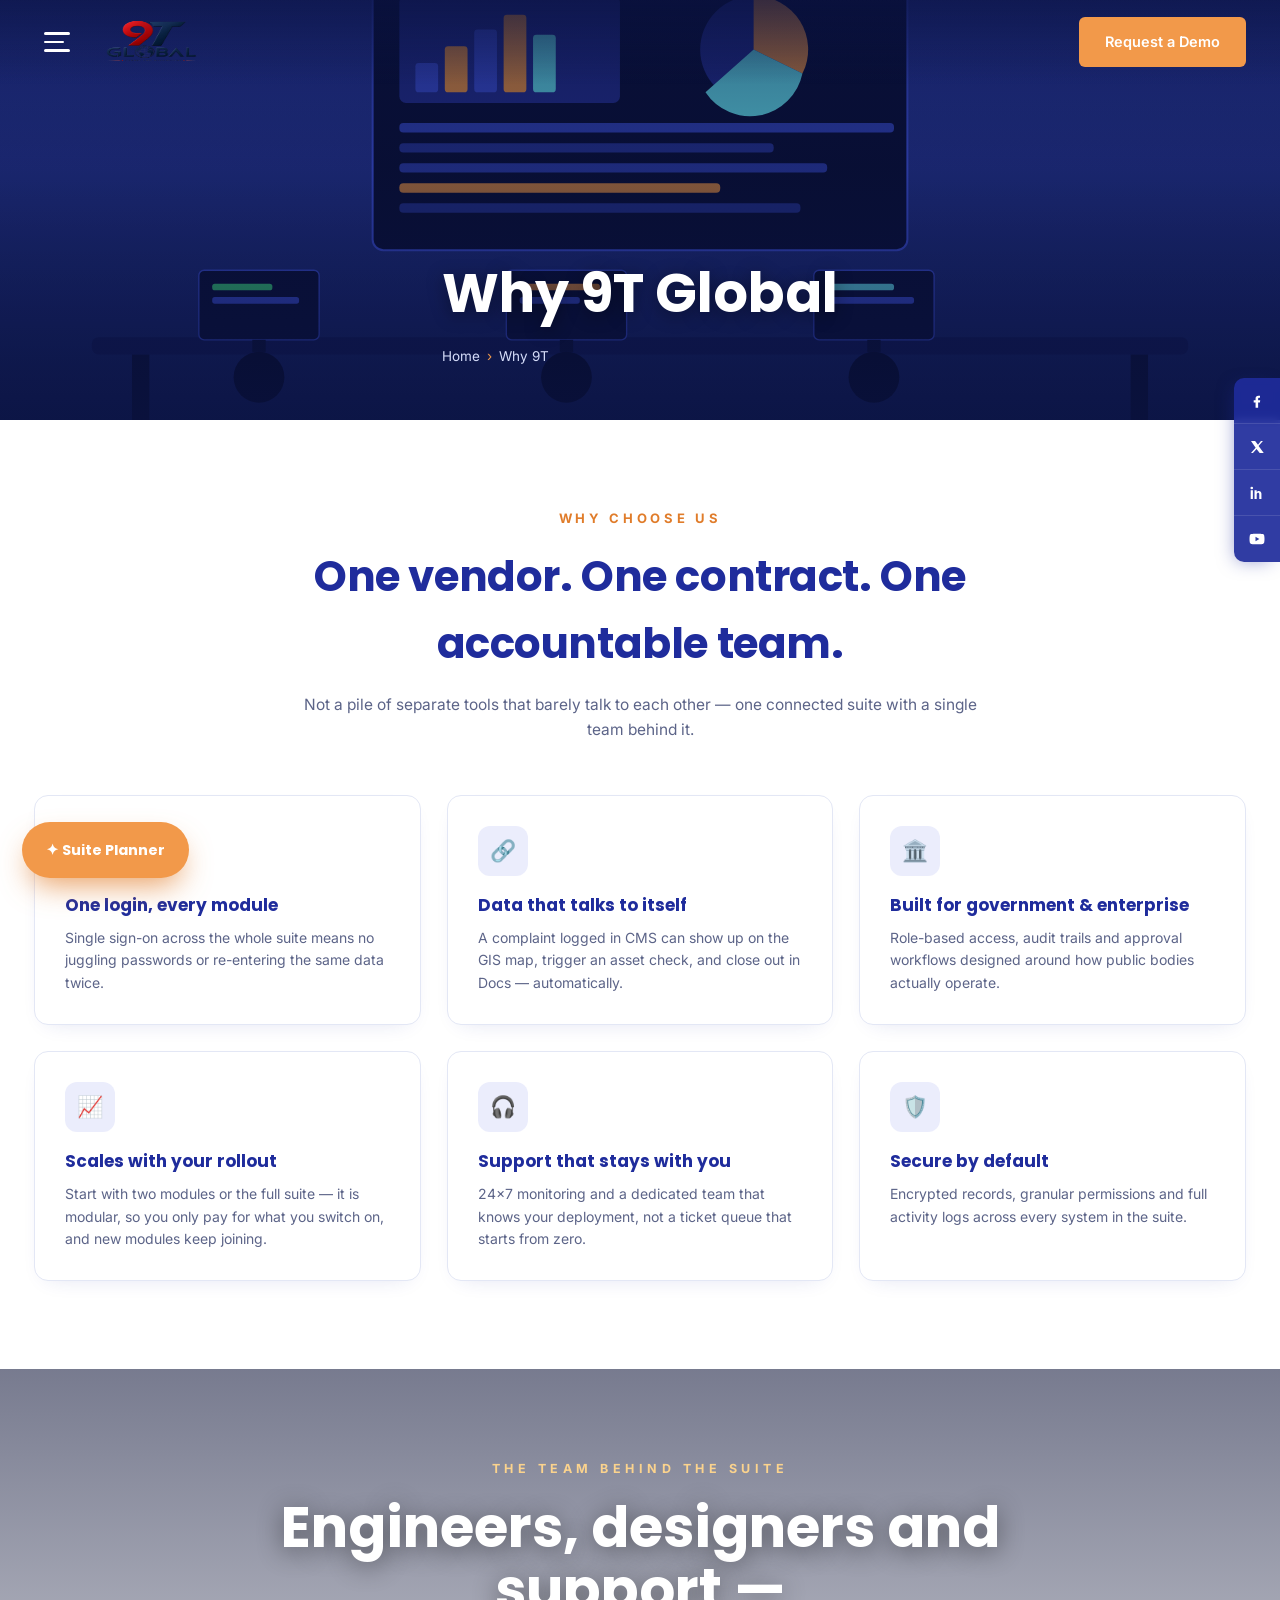
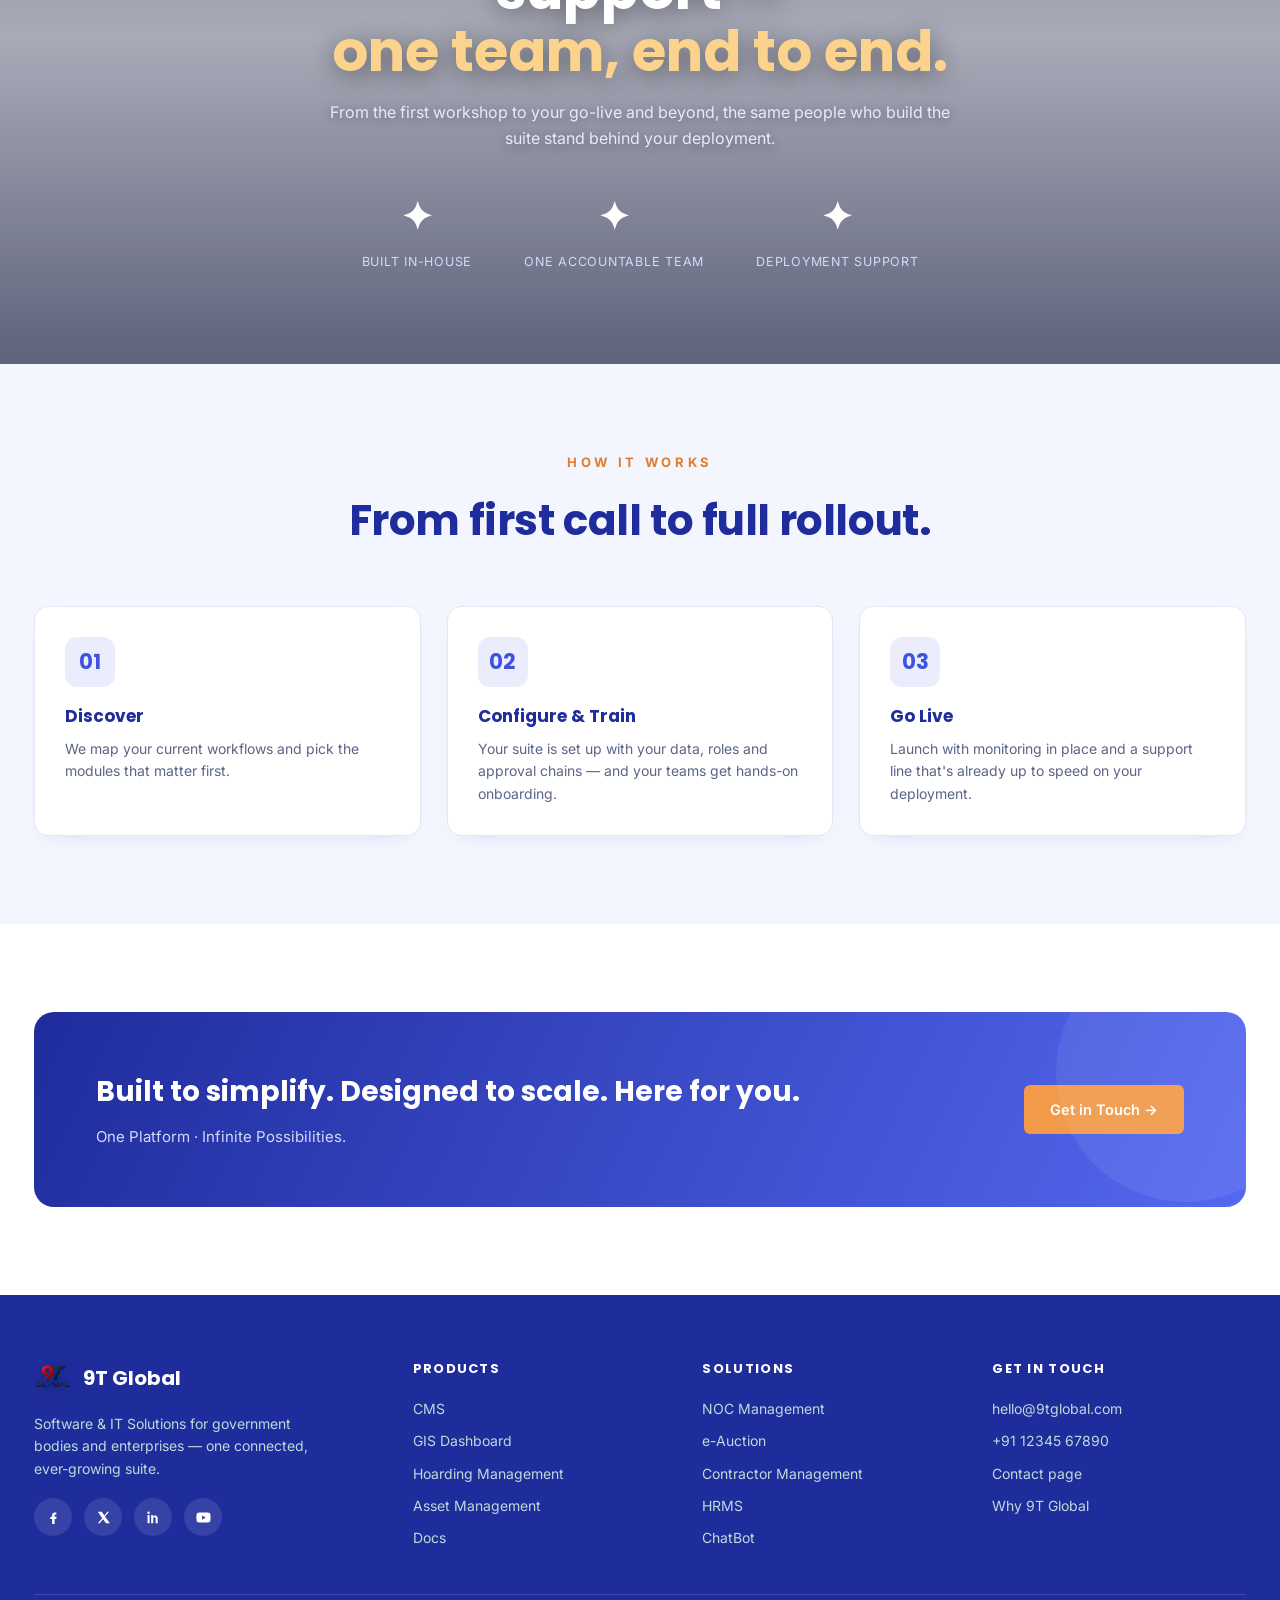
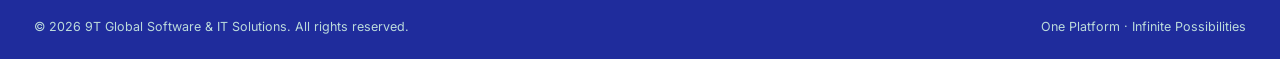
<file: about.html>
<!DOCTYPE html>
<html lang="en">
<head>
<meta charset="UTF-8">
<meta name="viewport" content="width=device-width, initial-scale=1.0">
<title>Why 9T Global — One Vendor, One Suite, One Accountable Team</title>
<meta name="description" content="Why organisations choose 9T Global: one login, connected data, government-grade workflows, modular rollout and 24×7 support.">
<link rel="preconnect" href="https://fonts.googleapis.com">
<link rel="preconnect" href="https://fonts.gstatic.com" crossorigin>
<link href="https://fonts.googleapis.com/css2?family=Poppins:wght@400;500;600;700;800&family=Inter:wght@400;500;600;700&family=JetBrains+Mono:wght@400;500;600&display=swap" rel="stylesheet">
<link rel="icon" type="image/png" href="assets/logo.png">
<link rel="stylesheet" href="css/style.css">
</head>
<body>

<!-- ============ TRANSPARENT HEADER ============ -->
<header class="site-header" id="siteHeader">
  <div class="wrap header-row">
    <div class="header-left">
      <button class="hamburger" id="hamburger" aria-label="Open menu">
        <span></span><span></span><span></span>
      </button>
     <a href="index.html" class="logo">
        <img src="assets/logo.png" alt="9T Global — Connecting Possibilities" style="height:64px;width:100px;display:block;">
      </a>
    </div>
    <div class="header-right">
      <a href="contact.html" class="btn btn-orange">Request a Demo</a>
    </div>
  </div>
</header>

<!-- ============ DRAWER MENU ============ -->
<div class="drawer-overlay" id="drawerOverlay"></div>
<aside class="drawer" id="drawer" aria-label="Main menu">
  <div class="drawer-head">
    <a href="index.html" class="logo">
      <img src="assets/logo.png" alt="9T Global logo" class="logo-img" style="width:36px;height:36px;">
      <span class="logo-text"><b>9T Global</b></span>
    </a>
    <button class="drawer-close" id="drawerClose" aria-label="Close menu">✕</button>
  </div>

  <div class="drawer-tiles">
    <a href="index.html" class="dtile"><img src="assets/tile-home.svg" alt=""><b>Home</b></a>
    <a href="products.html" class="dtile"><img src="assets/tile-products.svg" alt=""><b>Products</b></a>
    <a href="solutions.html" class="dtile"><img src="assets/tile-solutions.svg" alt=""><b>Solutions</b></a>
    <a href="about.html" class="dtile"><img src="assets/tile-why.svg" alt=""><b>Why 9T</b></a>
    <a href="contact.html" class="dtile" style="grid-column:1 / -1;"><img src="assets/tile-contact.svg" alt=""><b>Contact Us</b></a>
  </div>

  <div class="drawer-links">
    <h6>Products</h6>
    <a href="cms.html">CMS — Complaint Management</a>
    <a href="gis.html">GIS Dashboard</a>
    <a href="hoarding.html">Hoarding Management</a>
    <a href="asset.html">Asset Management</a>
    <a href="docs.html">Docs — Document Management</a>
    <h6>Solutions</h6>
    <a href="noc.html">NOC Management</a>
    <a href="auction.html">e-Auction</a>
    <a href="contractor.html">Contractor Management</a>
    <a href="hrms.html">HRMS</a>
    <a href="chatbot.html">ChatBot — AI Assistant</a>
  </div>
</aside>

<div class="page-banner">
  <img src="assets/bg-office.svg" alt="">
  <div class="wrap">
    <h1>Why 9T Global</h1>
    <div class="breadcrumb"><a href="index.html">Home</a><span>›</span>Why 9T</div>
  </div>
</div>
<section class="section" id="why">
  <div class="wrap">
    <div class="section-title">
      <span class="eyebrow">Why Choose Us</span>
      <h2>One vendor. One contract. One accountable team.</h2>
      <p>Not a pile of separate tools that barely talk to each other — one connected suite with a single team behind it.</p>
    </div>
    <div class="why-grid">
      <div class="why-card"><div class="ico">🔐</div><h4>One login, every module</h4><p>Single sign-on across the whole suite means no juggling passwords or re-entering the same data twice.</p></div>
      <div class="why-card"><div class="ico">🔗</div><h4>Data that talks to itself</h4><p>A complaint logged in CMS can show up on the GIS map, trigger an asset check, and close out in Docs — automatically.</p></div>
      <div class="why-card"><div class="ico">🏛️</div><h4>Built for government &amp; enterprise</h4><p>Role-based access, audit trails and approval workflows designed around how public bodies actually operate.</p></div>
      <div class="why-card"><div class="ico">📈</div><h4>Scales with your rollout</h4><p>Start with two modules or the full suite — it is modular, so you only pay for what you switch on, and new modules keep joining.</p></div>
      <div class="why-card"><div class="ico">🎧</div><h4>Support that stays with you</h4><p>24×7 monitoring and a dedicated team that knows your deployment, not a ticket queue that starts from zero.</p></div>
      <div class="why-card"><div class="ico">🛡️</div><h4>Secure by default</h4><p>Encrypted records, granular permissions and full activity logs across every system in the suite.</p></div>
    </div>
  </div>
</section>

<section class="immersive" style="background-image:url('assets/bg-office.svg');">
  <div class="immersive-inner">
    <span class="eyebrow">The Team Behind the Suite</span>
    <h2>Engineers, designers and support —<br><em>one team, end to end.</em></h2>
    <p>From the first workshop to your go-live and beyond, the same people who build the suite stand behind your deployment.</p>
    <div class="immersive-stats">
      <div><b>✦</b><span>Built in-house</span></div>
      <div><b>✦</b><span>One accountable team</span></div>
      <div><b>✦</b><span>Deployment support</span></div>
    </div>
  </div>
</section>

<section class="section tint" id="process">
  <div class="wrap">
    <div class="section-title">
      <span class="eyebrow">How it Works</span>
      <h2>From first call to full rollout.</h2>
    </div>
    <div class="why-grid">
      <div class="why-card"><div class="ico">01</div><h4>Discover</h4><p>We map your current workflows and pick the modules that matter first.</p></div>
      <div class="why-card"><div class="ico">02</div><h4>Configure &amp; Train</h4><p>Your suite is set up with your data, roles and approval chains — and your teams get hands-on onboarding.</p></div>
      <div class="why-card"><div class="ico">03</div><h4>Go Live</h4><p>Launch with monitoring in place and a support line that's already up to speed on your deployment.</p></div>
    </div>
  </div>
</section>

<section class="section" id="values">
  <div class="wrap">
    <div class="cta-banner">
      <div>
        <h2>Built to simplify. Designed to scale. Here for you.</h2>
        <p>One Platform · Infinite Possibilities.</p>
      </div>
      <a href="contact.html" class="btn btn-orange">Get in Touch →</a>
    </div>
  </div>
</section>

<!-- ============ FOOTER ============ -->
<footer>
  <div class="wrap">
    <div class="footer-top">
      <div>
        <a href="index.html" class="logo" style="margin-bottom:16px;">
          <img src="assets/logo.png" alt="9T Global logo" class="logo-img" style="width:38px;height:38px;">
          <span class="logo-text"><b style="color:#fff;">9T Global</b></span>
        </a>
        <p style="max-width:280px;">Software &amp; IT Solutions for government bodies and enterprises — one connected, ever-growing suite.</p>
        <div class="social-row">
          <a href="#" aria-label="Facebook"><img src="assets/ic-facebook.svg" alt=""></a>
          <a href="#" aria-label="X (Twitter)"><img src="assets/ic-x.svg" alt=""></a>
          <a href="#" aria-label="LinkedIn"><img src="assets/ic-linkedin.svg" alt=""></a>
          <a href="#" aria-label="YouTube"><img src="assets/ic-youtube.svg" alt=""></a>
        </div>
      </div>
      <div>
        <h6>Products</h6>
        <ul>
          <li><a href="cms.html">CMS</a></li>
          <li><a href="gis.html">GIS Dashboard</a></li>
          <li><a href="hoarding.html">Hoarding Management</a></li>
          <li><a href="asset.html">Asset Management</a></li>
          <li><a href="docs.html">Docs</a></li>
        </ul>
      </div>
      <div>
        <h6>Solutions</h6>
        <ul>
          <li><a href="noc.html">NOC Management</a></li>
          <li><a href="auction.html">e-Auction</a></li>
          <li><a href="contractor.html">Contractor Management</a></li>
          <li><a href="hrms.html">HRMS</a></li>
          <li><a href="chatbot.html">ChatBot</a></li>
        </ul>
      </div>
      <div>
        <h6>Get in Touch</h6>
        <ul>
          <li><a href="mailto:hello@9tglobal.com">hello@9tglobal.com</a></li>
          <li><a href="tel:+911234567890">+91 12345 67890</a></li>
          <li><a href="contact.html">Contact page</a></li>
          <li><a href="about.html">Why 9T Global</a></li>
        </ul>
      </div>
    </div>
    <div class="footer-bottom">
      <span>© <span class="js-year"></span> 9T Global Software &amp; IT Solutions. All rights reserved.</span>
      <span>One Platform · Infinite Possibilities</span>
    </div>
  </div>
</footer>

<!-- ============ FLOATING ============ -->
<div class="float-social" aria-label="Social links">
  <a href="#" aria-label="Facebook"><img src="assets/ic-facebook.svg" alt=""></a>
  <a href="#" aria-label="X (Twitter)"><img src="assets/ic-x.svg" alt=""></a>
  <a href="#" aria-label="LinkedIn"><img src="assets/ic-linkedin.svg" alt=""></a>
  <a href="#" aria-label="YouTube"><img src="assets/ic-youtube.svg" alt=""></a>
</div>

<div class="floating-panel" id="floatPanel">
  <h5>Quick Links</h5>
  <a href="contact.html">Request a Demo</a>
  <a href="products.html">Explore Products</a>
  <a href="solutions.html">Explore Solutions</a>
  <a href="mailto:hello@9tglobal.com">Email Us</a>
</div>
<div class="floating-cta">
  <button class="fab" id="fabBtn">✦ Suite Planner</button>
</div>

<script src="js/main.js"></script>
</body>
</html>
</file>
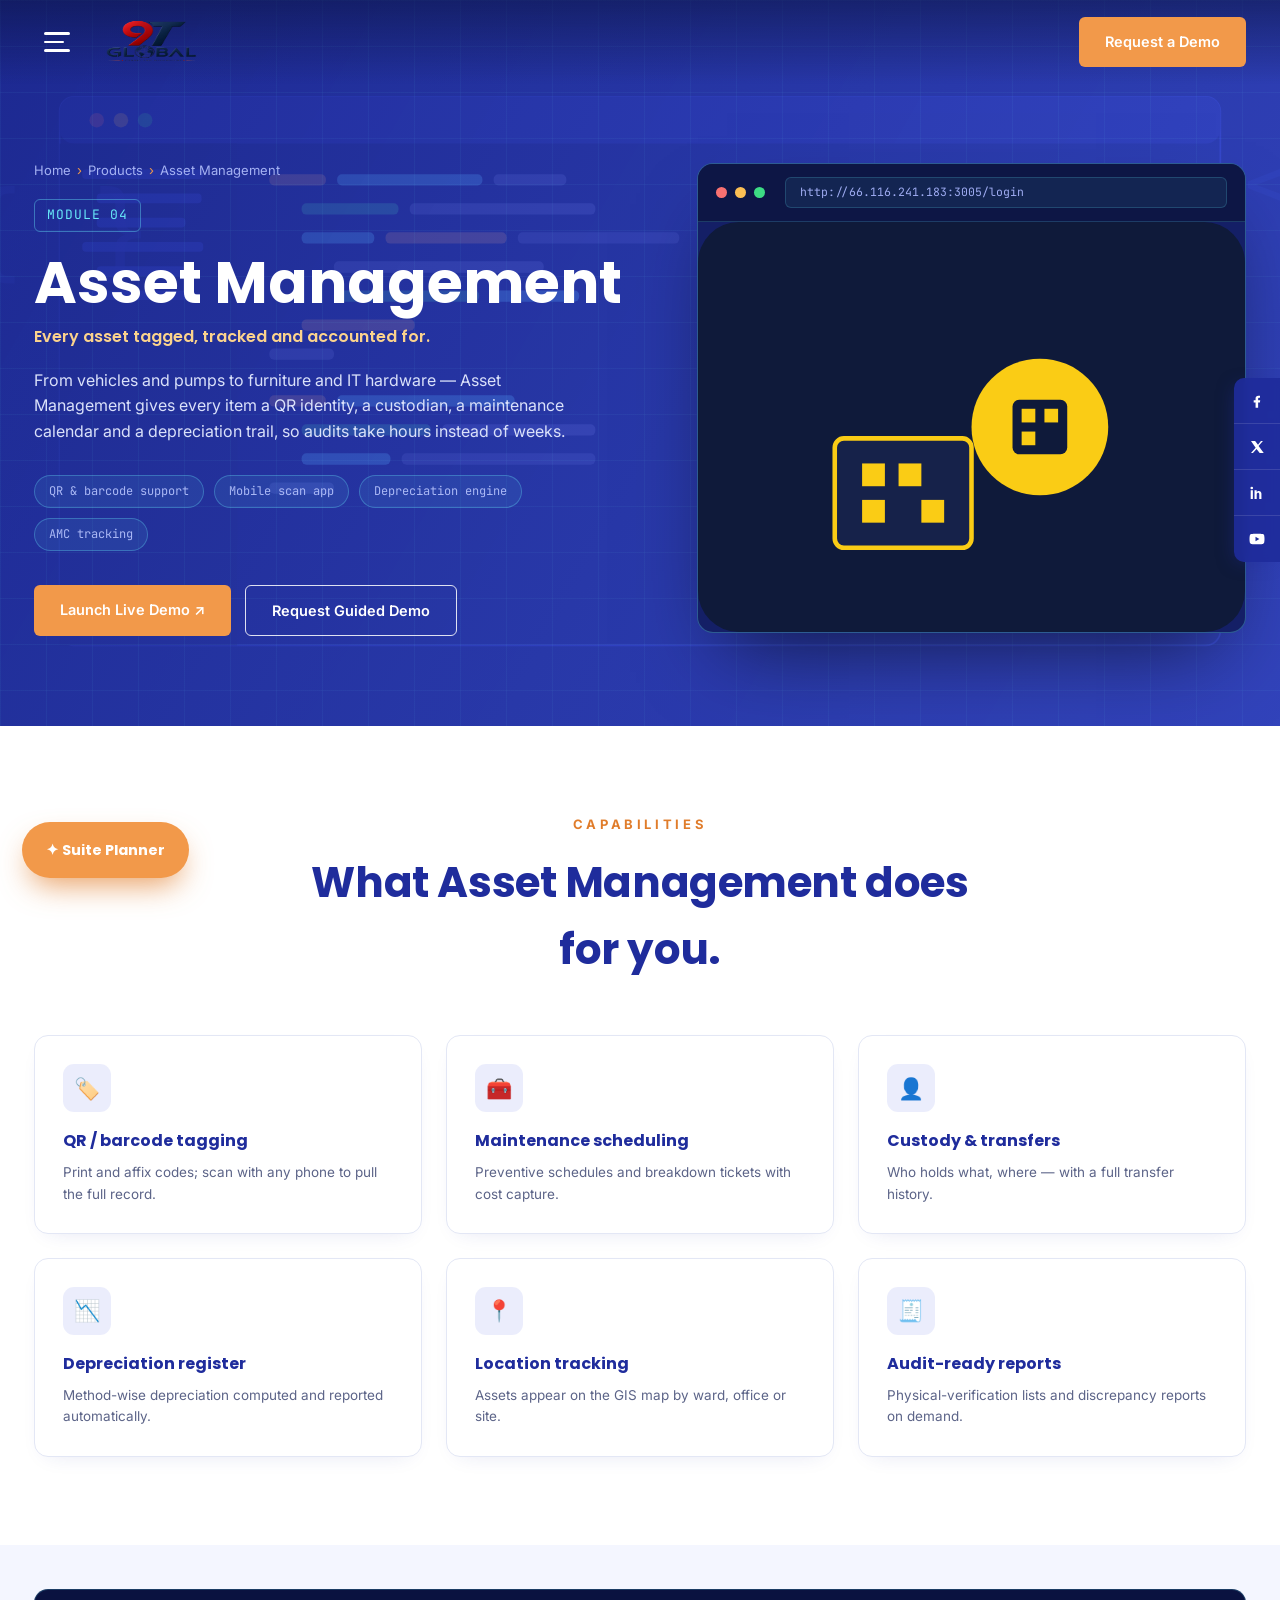
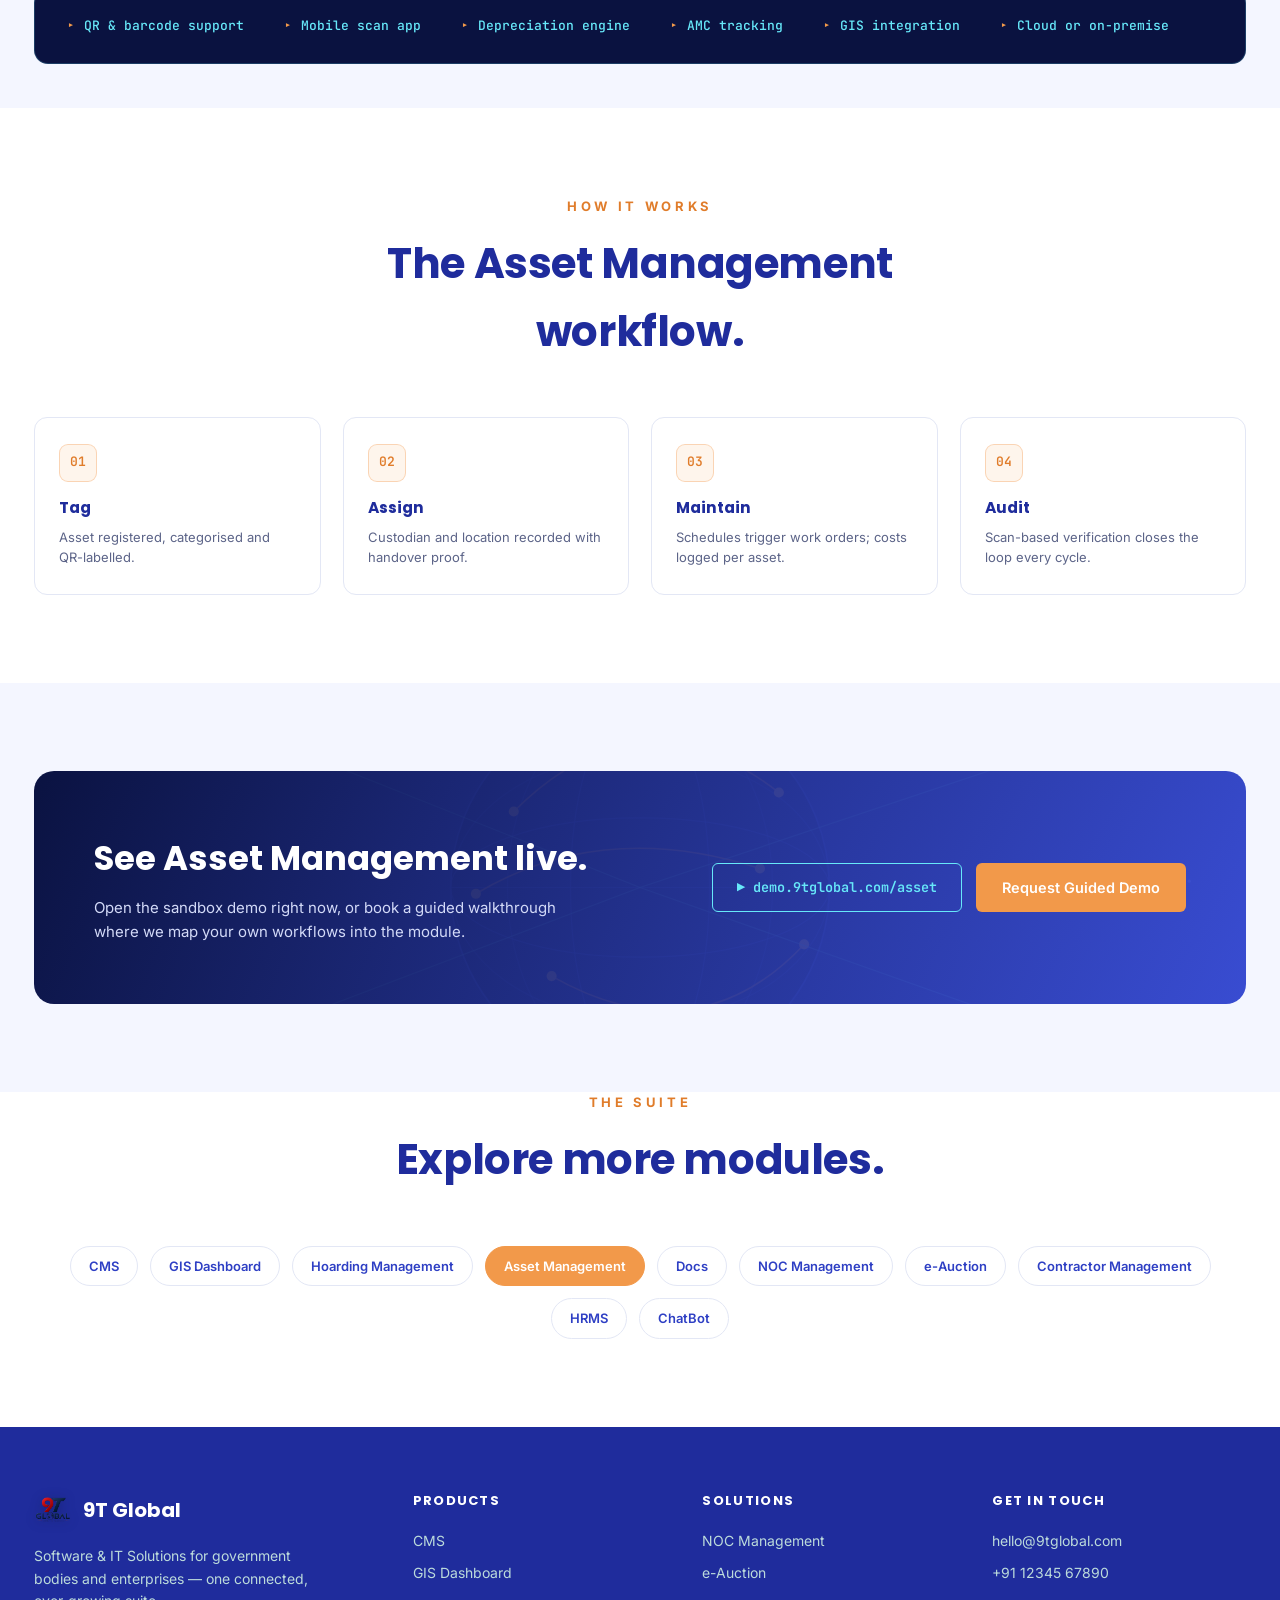
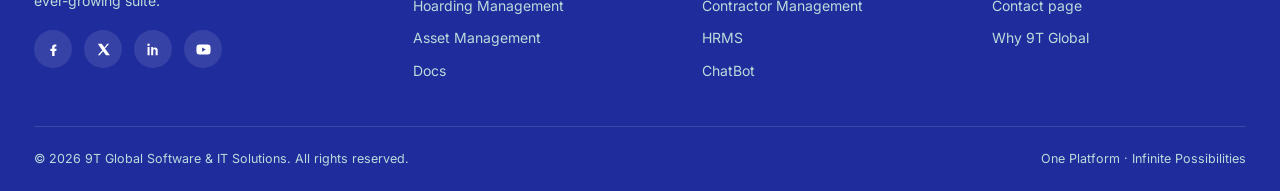
<file: asset.html>
<!DOCTYPE html>
<html lang="en">
<head>
<meta charset="UTF-8">
<meta name="viewport" content="width=device-width, initial-scale=1.0">
<title>Asset Management — 9T Global | Asset Tracking</title>
<meta name="description" content="Asset Management by 9T Global: QR-tagged assets with maintenance history, custody and depreciation logs.">
<link rel="preconnect" href="https://fonts.googleapis.com">
<link rel="preconnect" href="https://fonts.gstatic.com" crossorigin>
<link href="https://fonts.googleapis.com/css2?family=Poppins:wght@400;500;600;700;800&family=Inter:wght@400;500;600;700&family=JetBrains+Mono:wght@400;500;600&display=swap" rel="stylesheet">
<link rel="icon" type="image/png" href="assets/logo.png">
<link rel="stylesheet" href="css/style.css">
</head>
<body>

<!-- ============ TRANSPARENT HEADER ============ -->
<header class="site-header" id="siteHeader">
  <div class="wrap header-row">
    <div class="header-left">
      <button class="hamburger" id="hamburger" aria-label="Open menu">
        <span></span><span></span><span></span>
      </button>
    <a href="index.html" class="logo">
        <img src="assets/logo.png" alt="9T Global — Connecting Possibilities" style="height:64px;width:100px;display:block;">
      </a>
    </div>
    <div class="header-right">
      <a href="contact.html" class="btn btn-orange">Request a Demo</a>
    </div>
  </div>
</header>

<!-- ============ DRAWER MENU ============ -->
<div class="drawer-overlay" id="drawerOverlay"></div>
<aside class="drawer" id="drawer" aria-label="Main menu">
  <div class="drawer-head">
    <a href="index.html" class="logo">
      <img src="assets/logo.png" alt="9T Global logo" class="logo-img" style="width:36px;height:36px;">
      <span class="logo-text"><b>9T Global</b></span>
    </a>
    <button class="drawer-close" id="drawerClose" aria-label="Close menu">✕</button>
  </div>

  <div class="drawer-tiles">
    <a href="index.html" class="dtile"><img src="assets/tile-home.svg" alt=""><b>Home</b></a>
    <a href="products.html" class="dtile"><img src="assets/tile-products.svg" alt=""><b>Products</b></a>
    <a href="solutions.html" class="dtile"><img src="assets/tile-solutions.svg" alt=""><b>Solutions</b></a>
    <a href="about.html" class="dtile"><img src="assets/tile-why.svg" alt=""><b>Why 9T</b></a>
    <a href="contact.html" class="dtile" style="grid-column:1 / -1;"><img src="assets/tile-contact.svg" alt=""><b>Contact Us</b></a>
  </div>

  <div class="drawer-links">
    <h6>Products</h6>
    <a href="cms.html">CMS — Complaint Management</a>
    <a href="gis.html">GIS Dashboard</a>
    <a href="hoarding.html">Hoarding Management</a>
    <a href="asset.html">Asset Management</a>
    <a href="docs.html">Docs — Document Management</a>
    <h6>Solutions</h6>
    <a href="noc.html">NOC Management</a>
    <a href="auction.html">e-Auction</a>
    <a href="contractor.html">Contractor Management</a>
    <a href="hrms.html">HRMS</a>
    <a href="chatbot.html">ChatBot — AI Assistant</a>
  </div>
</aside>

<!-- ============ PRODUCT HERO ============ -->
<section class="product-hero">
  <div class="wrap">
    <div>
      <span class="crumb"><a href="index.html">Home</a><b>›</b><a href="products.html">Products</a><b>›</b>Asset Management</span>
      <span class="modno">MODULE 04</span>
      <h1>Asset Management</h1>
      <div class="sub">Every asset tagged, tracked and accounted for.</div>
      <p class="lead">From vehicles and pumps to furniture and IT hardware — Asset Management gives every item a QR identity, a custodian, a maintenance calendar and a depreciation trail, so audits take hours instead of weeks.</p>
      <div class="chip-row"><span class="chip">QR &amp; barcode support</span><span class="chip">Mobile scan app</span><span class="chip">Depreciation engine</span><span class="chip">AMC tracking</span></div>
      <div class="hero-btns">
        <a href="http://66.116.241.183:3005/login" class="btn btn-orange" target="_blank" rel="noopener">Launch Live Demo ↗</a>
        <a href="contact.html" class="btn btn-white-outline">Request Guided Demo</a>
      </div>
    </div>
    <div class="browser-frame">
      <div class="browser-bar">
        <i></i><i></i><i></i>
        <span class="url">http://66.116.241.183:3005/login</span>
      </div>
      <img src="assets/asset.svg" alt="Asset Management interface preview">
    </div>
  </div>
</section>

<!-- ============ FEATURES ============ -->
<section class="section">
  <div class="wrap">
    <div class="section-title">
      <span class="eyebrow">Capabilities</span>
      <h2>What Asset Management does for you.</h2>
    </div>
    <div class="feature-grid">
      <div class="feature-card"><div class="fic">🏷️</div><h4>QR / barcode tagging</h4><p>Print and affix codes; scan with any phone to pull the full record.</p></div>
      <div class="feature-card"><div class="fic">🧰</div><h4>Maintenance scheduling</h4><p>Preventive schedules and breakdown tickets with cost capture.</p></div>
      <div class="feature-card"><div class="fic">👤</div><h4>Custody &amp; transfers</h4><p>Who holds what, where — with a full transfer history.</p></div>
      <div class="feature-card"><div class="fic">📉</div><h4>Depreciation register</h4><p>Method-wise depreciation computed and reported automatically.</p></div>
      <div class="feature-card"><div class="fic">📍</div><h4>Location tracking</h4><p>Assets appear on the GIS map by ward, office or site.</p></div>
      <div class="feature-card"><div class="fic">🧾</div><h4>Audit-ready reports</h4><p>Physical-verification lists and discrepancy reports on demand.</p></div></div>
  </div>
</section>

<!-- ============ SPEC BAR ============ -->
<section class="section tint" style="padding:44px 0;">
  <div class="wrap">
    <div class="spec-bar"><span class="spec"><b>QR &amp; barcode support</b></span><span class="spec"><b>Mobile scan app</b></span><span class="spec"><b>Depreciation engine</b></span><span class="spec"><b>AMC tracking</b></span><span class="spec"><b>GIS integration</b></span><span class="spec"><b>Cloud or on-premise</b></span></div>
  </div>
</section>

<!-- ============ WORKFLOW ============ -->
<section class="section">
  <div class="wrap">
    <div class="section-title">
      <span class="eyebrow">How it Works</span>
      <h2>The Asset Management workflow.</h2>
    </div>
    <div class="flow-grid">
      <div class="flow-step"><div class="n">01</div><h5>Tag</h5><p>Asset registered, categorised and QR-labelled.</p></div>
      <div class="flow-step"><div class="n">02</div><h5>Assign</h5><p>Custodian and location recorded with handover proof.</p></div>
      <div class="flow-step"><div class="n">03</div><h5>Maintain</h5><p>Schedules trigger work orders; costs logged per asset.</p></div>
      <div class="flow-step"><div class="n">04</div><h5>Audit</h5><p>Scan-based verification closes the loop every cycle.</p></div></div>
  </div>
</section>

<!-- ============ DEMO CTA ============ -->
<section class="section tint">
  <div class="wrap">
    <div class="demo-cta">
      <div>
        <h2>See Asset Management live.</h2>
        <p>Open the sandbox demo right now, or book a guided walkthrough where we map your own workflows into the module.</p>
      </div>
      <div class="btns">
        <a href="https://demo.9tglobal.com/asset" class="btn-demo-live" target="_blank" rel="noopener">▶ demo.9tglobal.com/asset</a>
        <a href="contact.html" class="btn btn-orange">Request Guided Demo</a>
      </div>
    </div>
  </div>
</section>

<!-- ============ OTHER MODULES ============ -->
<section class="section" style="padding-top:0;">
  <div class="wrap">
    <div class="section-title">
      <span class="eyebrow">The Suite</span>
      <h2>Explore more modules.</h2>
    </div>
    <div class="mini-modules"><a href="cms.html">CMS</a><a href="gis.html">GIS Dashboard</a><a href="hoarding.html">Hoarding Management</a><a href="asset.html" class="current">Asset Management</a><a href="docs.html">Docs</a><a href="noc.html">NOC Management</a><a href="auction.html">e-Auction</a><a href="contractor.html">Contractor Management</a><a href="hrms.html">HRMS</a><a href="chatbot.html">ChatBot</a></div>
  </div>
</section>

<!-- ============ FOOTER ============ -->
<footer>
  <div class="wrap">
    <div class="footer-top">
      <div>
        <a href="index.html" class="logo" style="margin-bottom:16px;">
          <img src="assets/logo.png" alt="9T Global logo" class="logo-img" style="width:38px;height:38px;">
          <span class="logo-text"><b style="color:#fff;">9T Global</b></span>
        </a>
        <p style="max-width:280px;">Software &amp; IT Solutions for government bodies and enterprises — one connected, ever-growing suite.</p>
        <div class="social-row">
          <a href="#" aria-label="Facebook"><img src="assets/ic-facebook.svg" alt=""></a>
          <a href="#" aria-label="X (Twitter)"><img src="assets/ic-x.svg" alt=""></a>
          <a href="#" aria-label="LinkedIn"><img src="assets/ic-linkedin.svg" alt=""></a>
          <a href="#" aria-label="YouTube"><img src="assets/ic-youtube.svg" alt=""></a>
        </div>
      </div>
      <div>
        <h6>Products</h6>
        <ul>
          <li><a href="cms.html">CMS</a></li>
          <li><a href="gis.html">GIS Dashboard</a></li>
          <li><a href="hoarding.html">Hoarding Management</a></li>
          <li><a href="asset.html">Asset Management</a></li>
          <li><a href="docs.html">Docs</a></li>
        </ul>
      </div>
      <div>
        <h6>Solutions</h6>
        <ul>
          <li><a href="noc.html">NOC Management</a></li>
          <li><a href="auction.html">e-Auction</a></li>
          <li><a href="contractor.html">Contractor Management</a></li>
          <li><a href="hrms.html">HRMS</a></li>
          <li><a href="chatbot.html">ChatBot</a></li>
        </ul>
      </div>
      <div>
        <h6>Get in Touch</h6>
        <ul>
          <li><a href="mailto:hello@9tglobal.com">hello@9tglobal.com</a></li>
          <li><a href="tel:+911234567890">+91 12345 67890</a></li>
          <li><a href="contact.html">Contact page</a></li>
          <li><a href="about.html">Why 9T Global</a></li>
        </ul>
      </div>
    </div>
    <div class="footer-bottom">
      <span>© <span class="js-year"></span> 9T Global Software &amp; IT Solutions. All rights reserved.</span>
      <span>One Platform · Infinite Possibilities</span>
    </div>
  </div>
</footer>

<!-- ============ FLOATING ============ -->
<div class="float-social" aria-label="Social links">
  <a href="#" aria-label="Facebook"><img src="assets/ic-facebook.svg" alt=""></a>
  <a href="#" aria-label="X (Twitter)"><img src="assets/ic-x.svg" alt=""></a>
  <a href="#" aria-label="LinkedIn"><img src="assets/ic-linkedin.svg" alt=""></a>
  <a href="#" aria-label="YouTube"><img src="assets/ic-youtube.svg" alt=""></a>
</div>

<div class="floating-panel" id="floatPanel">
  <h5>Quick Links</h5>
  <a href="contact.html">Request a Demo</a>
  <a href="products.html">Explore Products</a>
  <a href="solutions.html">Explore Solutions</a>
  <a href="mailto:hello@9tglobal.com">Email Us</a>
</div>
<div class="floating-cta">
  <button class="fab" id="fabBtn">✦ Suite Planner</button>
</div>

<script src="js/main.js"></script>
</body>
</html>
</file>
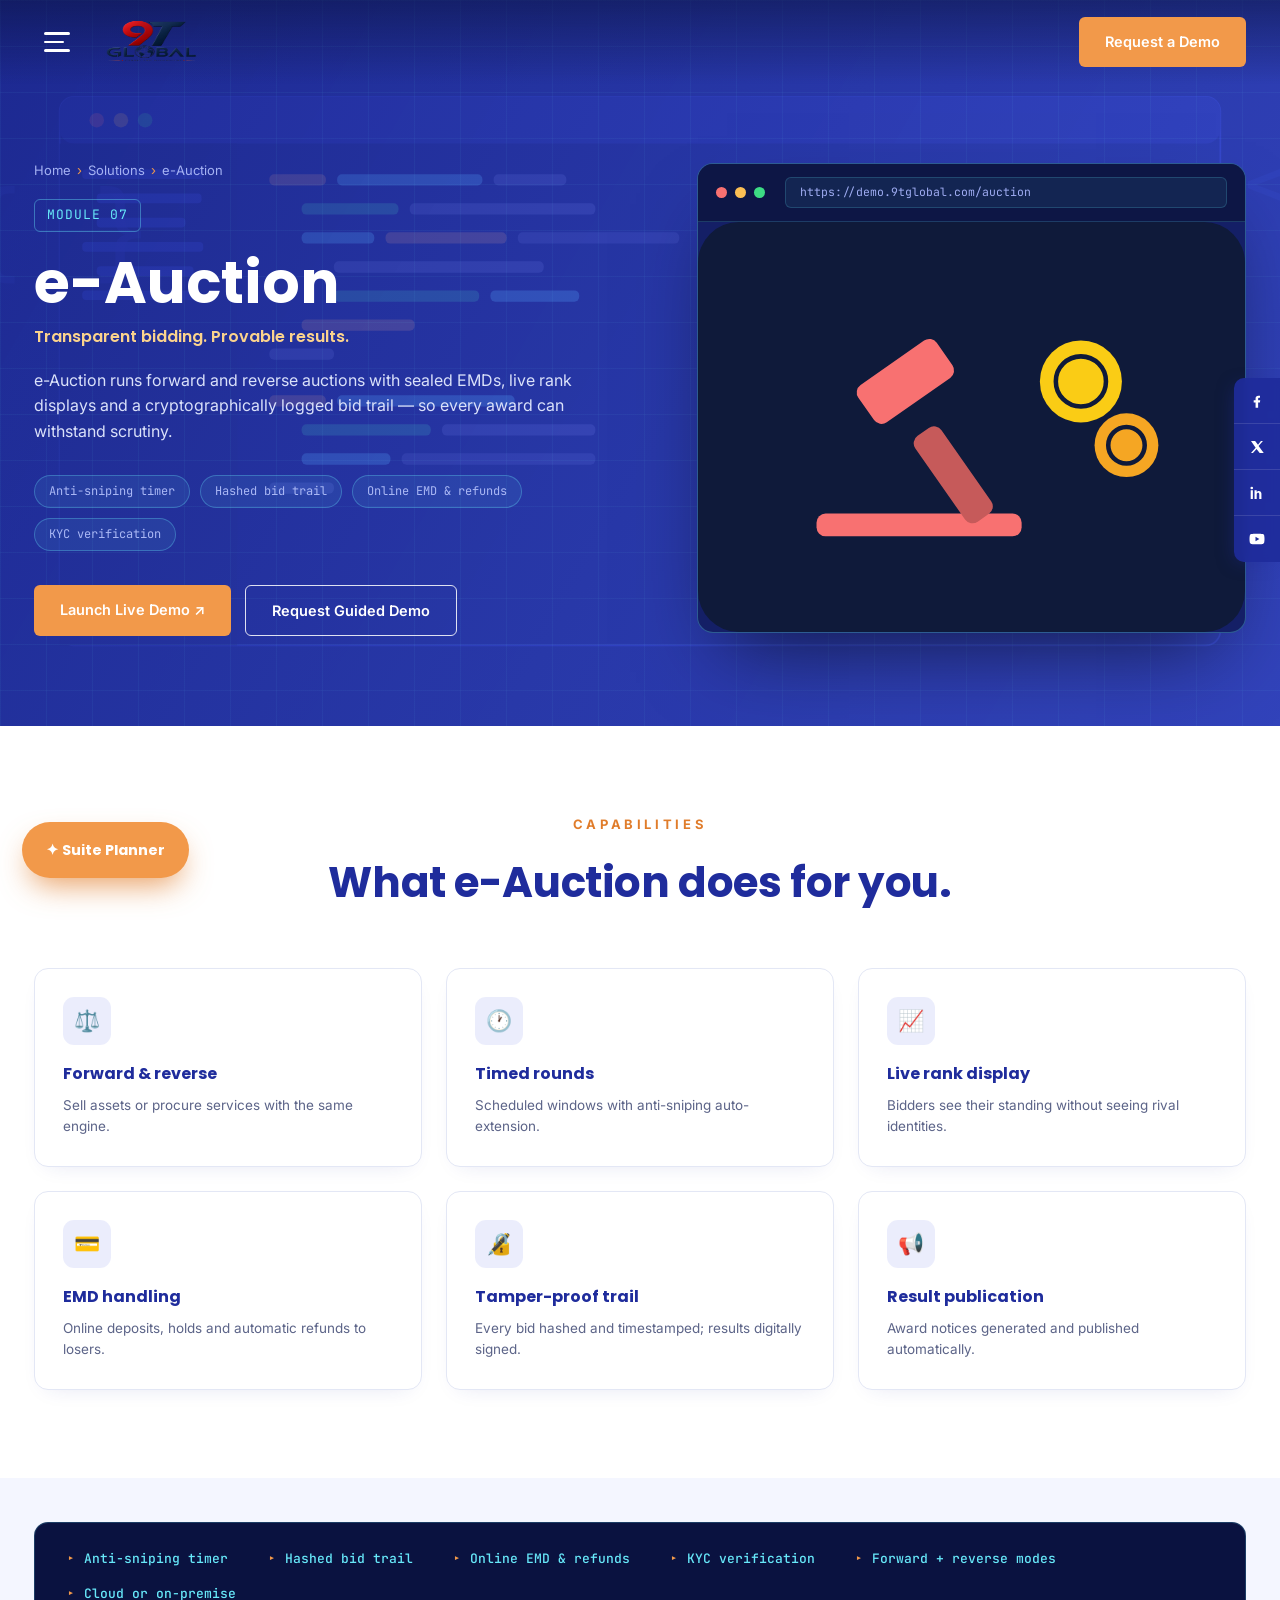
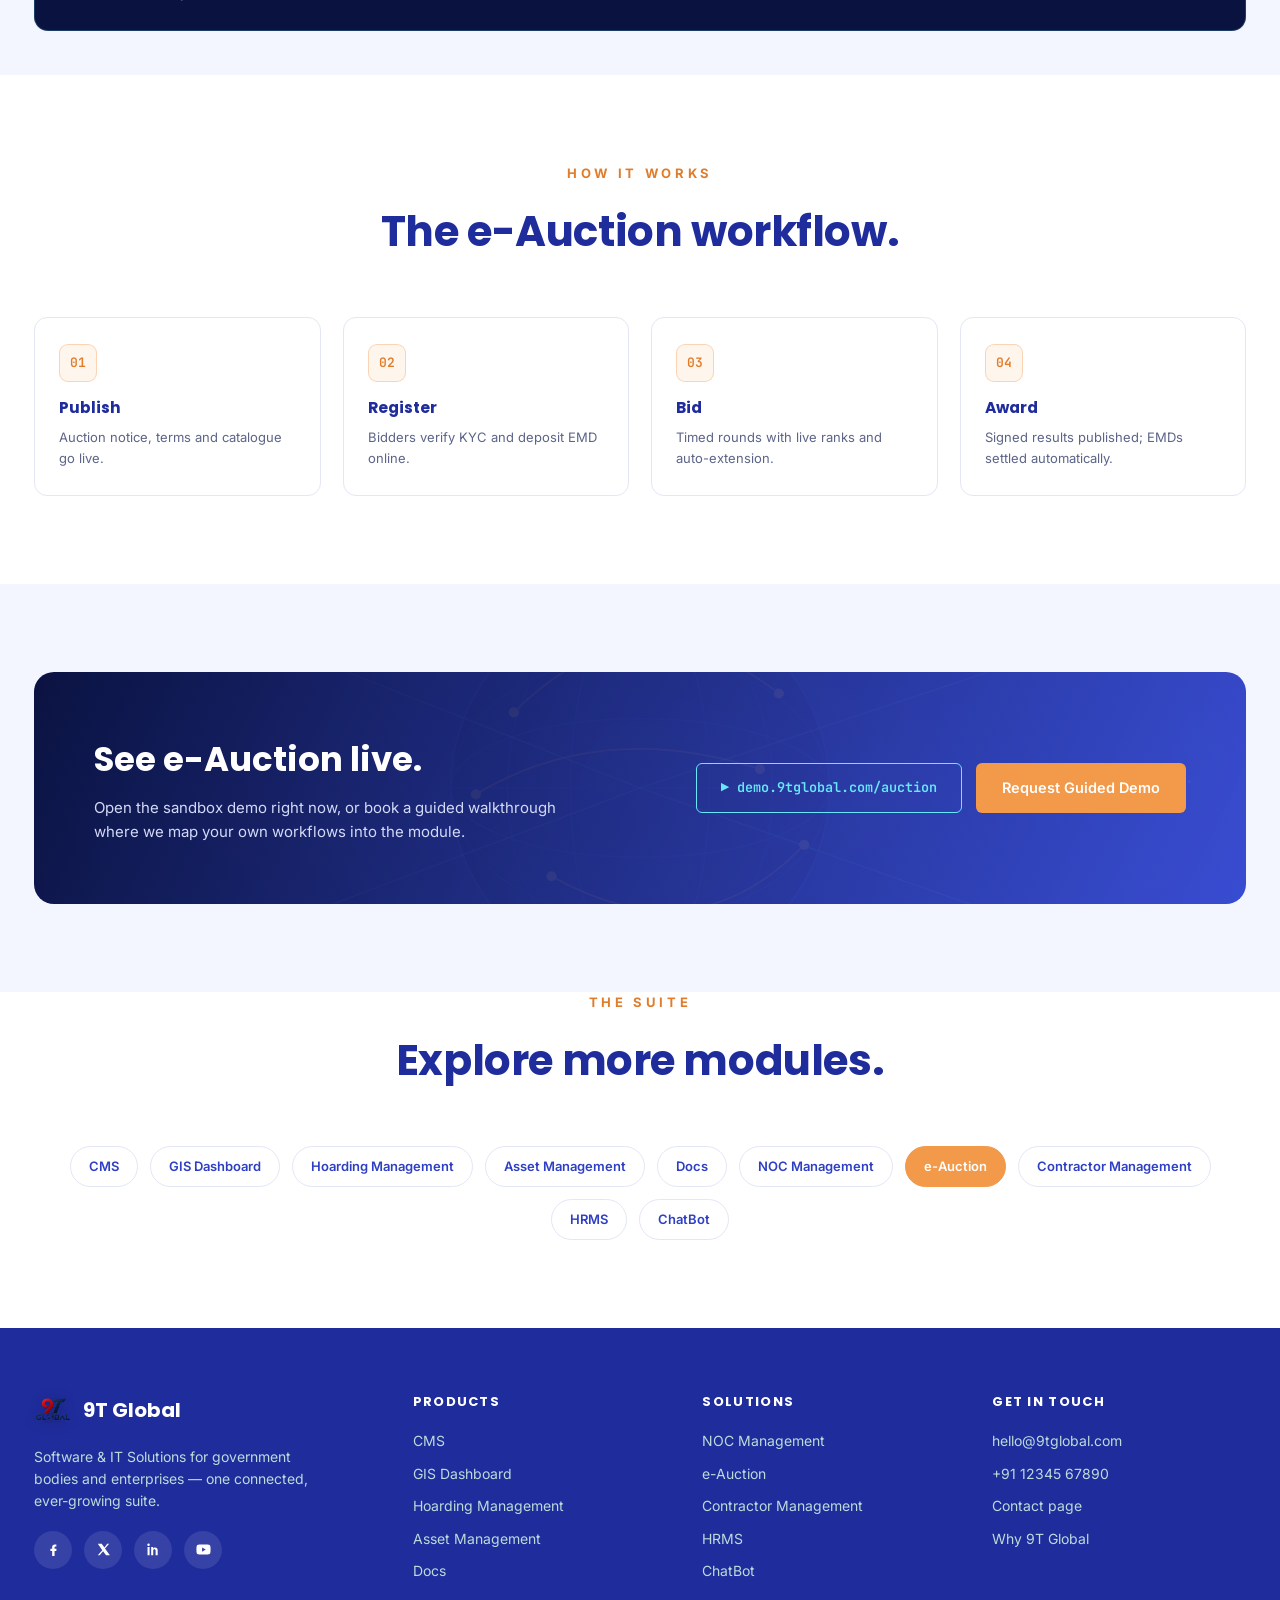
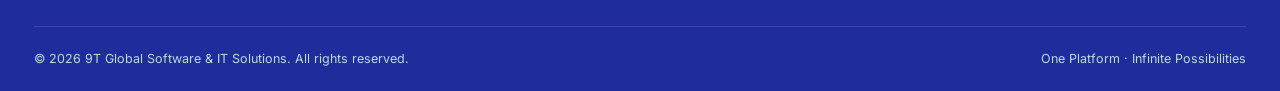
<file: auction.html>
<!DOCTYPE html>
<html lang="en">
<head>
<meta charset="UTF-8">
<meta name="viewport" content="width=device-width, initial-scale=1.0">
<title>e-Auction — 9T Global | Online Bidding</title>
<meta name="description" content="e-Auction by 9T Global: Time-bound bidding with live ranks and a digitally signed, tamper-proof trail.">
<link rel="preconnect" href="https://fonts.googleapis.com">
<link rel="preconnect" href="https://fonts.gstatic.com" crossorigin>
<link href="https://fonts.googleapis.com/css2?family=Poppins:wght@400;500;600;700;800&family=Inter:wght@400;500;600;700&family=JetBrains+Mono:wght@400;500;600&display=swap" rel="stylesheet">
<link rel="icon" type="image/png" href="assets/logo.png">
<link rel="stylesheet" href="css/style.css">
</head>
<body>

<!-- ============ TRANSPARENT HEADER ============ -->
<header class="site-header" id="siteHeader">
  <div class="wrap header-row">
    <div class="header-left">
      <button class="hamburger" id="hamburger" aria-label="Open menu">
        <span></span><span></span><span></span>
      </button>
     <a href="index.html" class="logo">
        <img src="assets/logo.png" alt="9T Global — Connecting Possibilities" style="height:64px;width:100px;display:block;">
      </a>
    </div>
    <div class="header-right">
      <a href="contact.html" class="btn btn-orange">Request a Demo</a>
    </div>
  </div>
</header>

<!-- ============ DRAWER MENU ============ -->
<div class="drawer-overlay" id="drawerOverlay"></div>
<aside class="drawer" id="drawer" aria-label="Main menu">
  <div class="drawer-head">
    <a href="index.html" class="logo">
      <img src="assets/logo.png" alt="9T Global logo" class="logo-img" style="width:36px;height:36px;">
      <span class="logo-text"><b>9T Global</b></span>
    </a>
    <button class="drawer-close" id="drawerClose" aria-label="Close menu">✕</button>
  </div>

  <div class="drawer-tiles">
    <a href="index.html" class="dtile"><img src="assets/tile-home.svg" alt=""><b>Home</b></a>
    <a href="products.html" class="dtile"><img src="assets/tile-products.svg" alt=""><b>Products</b></a>
    <a href="solutions.html" class="dtile"><img src="assets/tile-solutions.svg" alt=""><b>Solutions</b></a>
    <a href="about.html" class="dtile"><img src="assets/tile-why.svg" alt=""><b>Why 9T</b></a>
    <a href="contact.html" class="dtile" style="grid-column:1 / -1;"><img src="assets/tile-contact.svg" alt=""><b>Contact Us</b></a>
  </div>

  <div class="drawer-links">
    <h6>Products</h6>
    <a href="cms.html">CMS — Complaint Management</a>
    <a href="gis.html">GIS Dashboard</a>
    <a href="hoarding.html">Hoarding Management</a>
    <a href="asset.html">Asset Management</a>
    <a href="docs.html">Docs — Document Management</a>
    <h6>Solutions</h6>
    <a href="noc.html">NOC Management</a>
    <a href="auction.html">e-Auction</a>
    <a href="contractor.html">Contractor Management</a>
    <a href="hrms.html">HRMS</a>
    <a href="chatbot.html">ChatBot — AI Assistant</a>
  </div>
</aside>

<!-- ============ PRODUCT HERO ============ -->
<section class="product-hero">
  <div class="wrap">
    <div>
      <span class="crumb"><a href="index.html">Home</a><b>›</b><a href="solutions.html">Solutions</a><b>›</b>e-Auction</span>
      <span class="modno">MODULE 07</span>
      <h1>e-Auction</h1>
      <div class="sub">Transparent bidding. Provable results.</div>
      <p class="lead">e-Auction runs forward and reverse auctions with sealed EMDs, live rank displays and a cryptographically logged bid trail — so every award can withstand scrutiny.</p>
      <div class="chip-row"><span class="chip">Anti-sniping timer</span><span class="chip">Hashed bid trail</span><span class="chip">Online EMD &amp; refunds</span><span class="chip">KYC verification</span></div>
      <div class="hero-btns">
        <a href="https://demo.9tglobal.com/auction" class="btn btn-orange" target="_blank" rel="noopener">Launch Live Demo ↗</a>
        <a href="contact.html" class="btn btn-white-outline">Request Guided Demo</a>
      </div>
    </div>
    <div class="browser-frame">
      <div class="browser-bar">
        <i></i><i></i><i></i>
        <span class="url">https://demo.9tglobal.com/auction</span>
      </div>
      <img src="assets/auction.svg" alt="e-Auction interface preview">
    </div>
  </div>
</section>

<!-- ============ FEATURES ============ -->
<section class="section">
  <div class="wrap">
    <div class="section-title">
      <span class="eyebrow">Capabilities</span>
      <h2>What e-Auction does for you.</h2>
    </div>
    <div class="feature-grid">
      <div class="feature-card"><div class="fic">⚖️</div><h4>Forward &amp; reverse</h4><p>Sell assets or procure services with the same engine.</p></div>
      <div class="feature-card"><div class="fic">🕐</div><h4>Timed rounds</h4><p>Scheduled windows with anti-sniping auto-extension.</p></div>
      <div class="feature-card"><div class="fic">📈</div><h4>Live rank display</h4><p>Bidders see their standing without seeing rival identities.</p></div>
      <div class="feature-card"><div class="fic">💳</div><h4>EMD handling</h4><p>Online deposits, holds and automatic refunds to losers.</p></div>
      <div class="feature-card"><div class="fic">🔏</div><h4>Tamper-proof trail</h4><p>Every bid hashed and timestamped; results digitally signed.</p></div>
      <div class="feature-card"><div class="fic">📢</div><h4>Result publication</h4><p>Award notices generated and published automatically.</p></div></div>
  </div>
</section>

<!-- ============ SPEC BAR ============ -->
<section class="section tint" style="padding:44px 0;">
  <div class="wrap">
    <div class="spec-bar"><span class="spec"><b>Anti-sniping timer</b></span><span class="spec"><b>Hashed bid trail</b></span><span class="spec"><b>Online EMD &amp; refunds</b></span><span class="spec"><b>KYC verification</b></span><span class="spec"><b>Forward + reverse modes</b></span><span class="spec"><b>Cloud or on-premise</b></span></div>
  </div>
</section>

<!-- ============ WORKFLOW ============ -->
<section class="section">
  <div class="wrap">
    <div class="section-title">
      <span class="eyebrow">How it Works</span>
      <h2>The e-Auction workflow.</h2>
    </div>
    <div class="flow-grid">
      <div class="flow-step"><div class="n">01</div><h5>Publish</h5><p>Auction notice, terms and catalogue go live.</p></div>
      <div class="flow-step"><div class="n">02</div><h5>Register</h5><p>Bidders verify KYC and deposit EMD online.</p></div>
      <div class="flow-step"><div class="n">03</div><h5>Bid</h5><p>Timed rounds with live ranks and auto-extension.</p></div>
      <div class="flow-step"><div class="n">04</div><h5>Award</h5><p>Signed results published; EMDs settled automatically.</p></div></div>
  </div>
</section>

<!-- ============ DEMO CTA ============ -->
<section class="section tint">
  <div class="wrap">
    <div class="demo-cta">
      <div>
        <h2>See e-Auction live.</h2>
        <p>Open the sandbox demo right now, or book a guided walkthrough where we map your own workflows into the module.</p>
      </div>
      <div class="btns">
        <a href="https://demo.9tglobal.com/auction" class="btn-demo-live" target="_blank" rel="noopener">▶ demo.9tglobal.com/auction</a>
        <a href="contact.html" class="btn btn-orange">Request Guided Demo</a>
      </div>
    </div>
  </div>
</section>

<!-- ============ OTHER MODULES ============ -->
<section class="section" style="padding-top:0;">
  <div class="wrap">
    <div class="section-title">
      <span class="eyebrow">The Suite</span>
      <h2>Explore more modules.</h2>
    </div>
    <div class="mini-modules"><a href="cms.html">CMS</a><a href="gis.html">GIS Dashboard</a><a href="hoarding.html">Hoarding Management</a><a href="asset.html">Asset Management</a><a href="docs.html">Docs</a><a href="noc.html">NOC Management</a><a href="auction.html" class="current">e-Auction</a><a href="contractor.html">Contractor Management</a><a href="hrms.html">HRMS</a><a href="chatbot.html">ChatBot</a></div>
  </div>
</section>

<!-- ============ FOOTER ============ -->
<footer>
  <div class="wrap">
    <div class="footer-top">
      <div>
        <a href="index.html" class="logo" style="margin-bottom:16px;">
          <img src="assets/logo.png" alt="9T Global logo" class="logo-img" style="width:38px;height:38px;">
          <span class="logo-text"><b style="color:#fff;">9T Global</b></span>
        </a>
        <p style="max-width:280px;">Software &amp; IT Solutions for government bodies and enterprises — one connected, ever-growing suite.</p>
        <div class="social-row">
          <a href="#" aria-label="Facebook"><img src="assets/ic-facebook.svg" alt=""></a>
          <a href="#" aria-label="X (Twitter)"><img src="assets/ic-x.svg" alt=""></a>
          <a href="#" aria-label="LinkedIn"><img src="assets/ic-linkedin.svg" alt=""></a>
          <a href="#" aria-label="YouTube"><img src="assets/ic-youtube.svg" alt=""></a>
        </div>
      </div>
      <div>
        <h6>Products</h6>
        <ul>
          <li><a href="cms.html">CMS</a></li>
          <li><a href="gis.html">GIS Dashboard</a></li>
          <li><a href="hoarding.html">Hoarding Management</a></li>
          <li><a href="asset.html">Asset Management</a></li>
          <li><a href="docs.html">Docs</a></li>
        </ul>
      </div>
      <div>
        <h6>Solutions</h6>
        <ul>
          <li><a href="noc.html">NOC Management</a></li>
          <li><a href="auction.html">e-Auction</a></li>
          <li><a href="contractor.html">Contractor Management</a></li>
          <li><a href="hrms.html">HRMS</a></li>
          <li><a href="chatbot.html">ChatBot</a></li>
        </ul>
      </div>
      <div>
        <h6>Get in Touch</h6>
        <ul>
          <li><a href="mailto:hello@9tglobal.com">hello@9tglobal.com</a></li>
          <li><a href="tel:+911234567890">+91 12345 67890</a></li>
          <li><a href="contact.html">Contact page</a></li>
          <li><a href="about.html">Why 9T Global</a></li>
        </ul>
      </div>
    </div>
    <div class="footer-bottom">
      <span>© <span class="js-year"></span> 9T Global Software &amp; IT Solutions. All rights reserved.</span>
      <span>One Platform · Infinite Possibilities</span>
    </div>
  </div>
</footer>

<!-- ============ FLOATING ============ -->
<div class="float-social" aria-label="Social links">
  <a href="#" aria-label="Facebook"><img src="assets/ic-facebook.svg" alt=""></a>
  <a href="#" aria-label="X (Twitter)"><img src="assets/ic-x.svg" alt=""></a>
  <a href="#" aria-label="LinkedIn"><img src="assets/ic-linkedin.svg" alt=""></a>
  <a href="#" aria-label="YouTube"><img src="assets/ic-youtube.svg" alt=""></a>
</div>

<div class="floating-panel" id="floatPanel">
  <h5>Quick Links</h5>
  <a href="contact.html">Request a Demo</a>
  <a href="products.html">Explore Products</a>
  <a href="solutions.html">Explore Solutions</a>
  <a href="mailto:hello@9tglobal.com">Email Us</a>
</div>
<div class="floating-cta">
  <button class="fab" id="fabBtn">✦ Suite Planner</button>
</div>

<script src="js/main.js"></script>
</body>
</html>
</file>
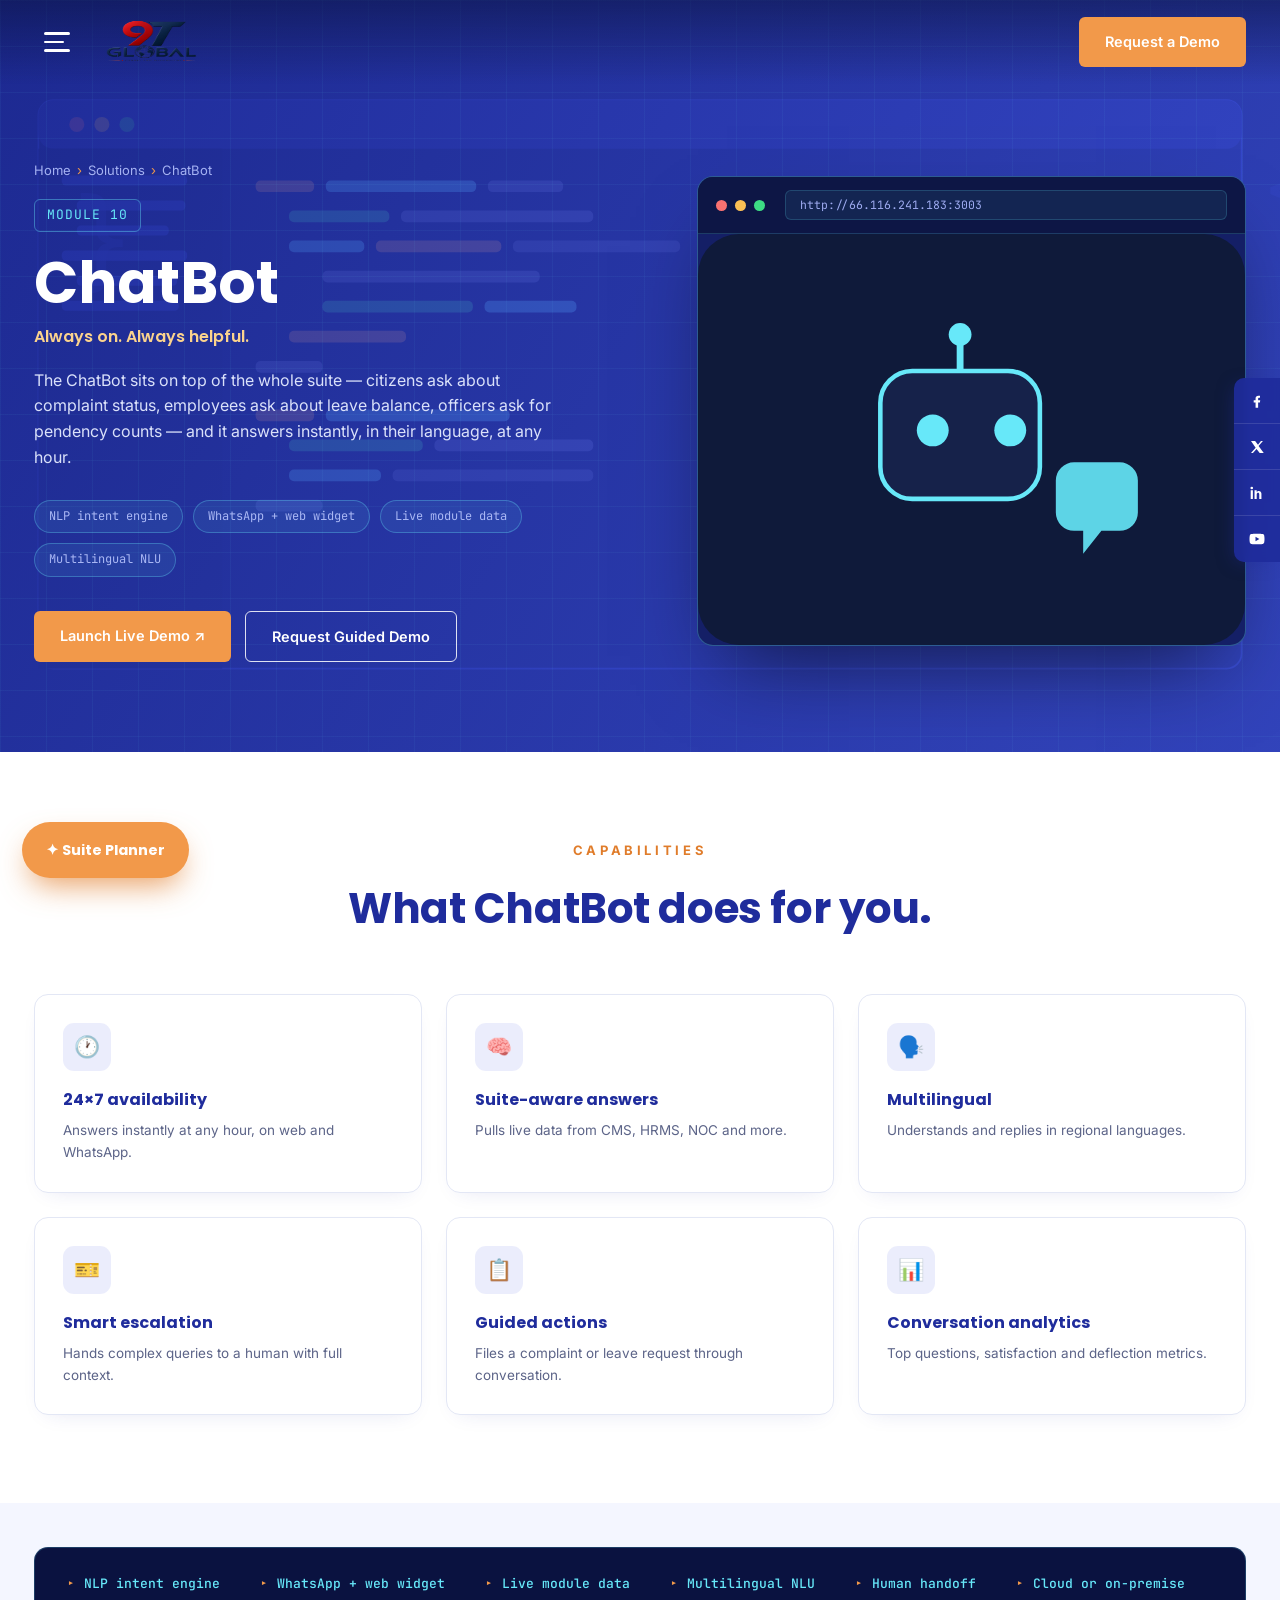
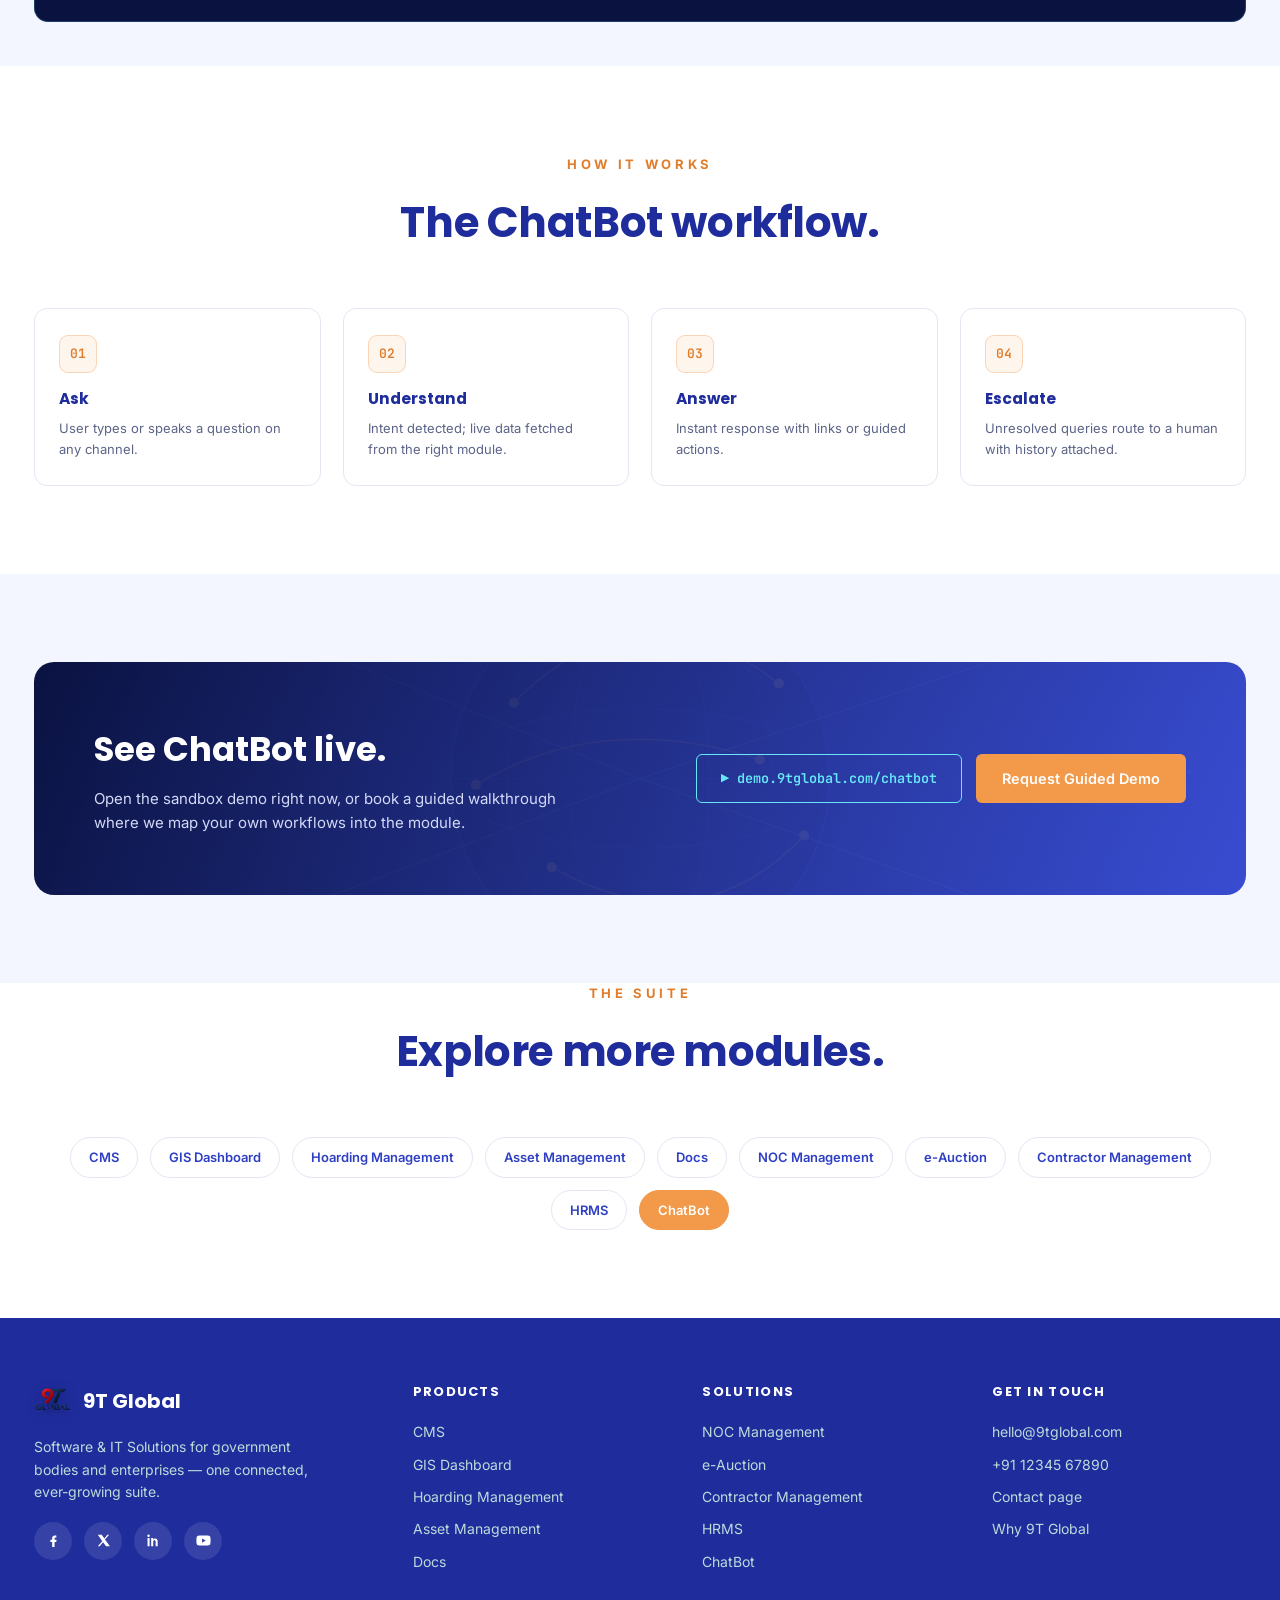
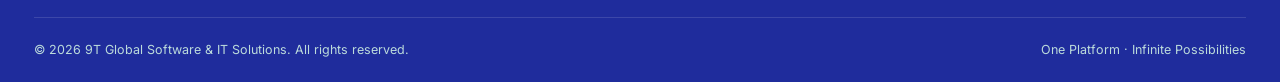
<file: chatbot.html>
<!DOCTYPE html>
<html lang="en">
<head>
<meta charset="UTF-8">
<meta name="viewport" content="width=device-width, initial-scale=1.0">
<title>ChatBot — 9T Global | AI Assistant</title>
<meta name="description" content="ChatBot by 9T Global: 24×7 smart support across every module with instant, accurate responses.">
<link rel="preconnect" href="https://fonts.googleapis.com">
<link rel="preconnect" href="https://fonts.gstatic.com" crossorigin>
<link href="https://fonts.googleapis.com/css2?family=Poppins:wght@400;500;600;700;800&family=Inter:wght@400;500;600;700&family=JetBrains+Mono:wght@400;500;600&display=swap" rel="stylesheet">
<link rel="icon" type="image/png" href="assets/logo.png">
<link rel="stylesheet" href="css/style.css">
</head>
<body>

<!-- ============ TRANSPARENT HEADER ============ -->
<header class="site-header" id="siteHeader">
  <div class="wrap header-row">
    <div class="header-left">
      <button class="hamburger" id="hamburger" aria-label="Open menu">
        <span></span><span></span><span></span>
      </button>
     <a href="index.html" class="logo">
        <img src="assets/logo.png" alt="9T Global — Connecting Possibilities" style="height:64px;width:100px;display:block;">
      </a>
    </div>
    <div class="header-right">
      <a href="contact.html" class="btn btn-orange">Request a Demo</a>
    </div>
  </div>
</header>

<!-- ============ DRAWER MENU ============ -->
<div class="drawer-overlay" id="drawerOverlay"></div>
<aside class="drawer" id="drawer" aria-label="Main menu">
  <div class="drawer-head">
    <a href="index.html" class="logo">
      <img src="assets/logo.png" alt="9T Global logo" class="logo-img" style="width:36px;height:36px;">
      <span class="logo-text"><b>9T Global</b></span>
    </a>
    <button class="drawer-close" id="drawerClose" aria-label="Close menu">✕</button>
  </div>

  <div class="drawer-tiles">
    <a href="index.html" class="dtile"><img src="assets/tile-home.svg" alt=""><b>Home</b></a>
    <a href="products.html" class="dtile"><img src="assets/tile-products.svg" alt=""><b>Products</b></a>
    <a href="solutions.html" class="dtile"><img src="assets/tile-solutions.svg" alt=""><b>Solutions</b></a>
    <a href="about.html" class="dtile"><img src="assets/tile-why.svg" alt=""><b>Why 9T</b></a>
    <a href="contact.html" class="dtile" style="grid-column:1 / -1;"><img src="assets/tile-contact.svg" alt=""><b>Contact Us</b></a>
  </div>

  <div class="drawer-links">
    <h6>Products</h6>
    <a href="cms.html">CMS — Complaint Management</a>
    <a href="gis.html">GIS Dashboard</a>
    <a href="hoarding.html">Hoarding Management</a>
    <a href="asset.html">Asset Management</a>
    <a href="docs.html">Docs — Document Management</a>
    <h6>Solutions</h6>
    <a href="noc.html">NOC Management</a>
    <a href="auction.html">e-Auction</a>
    <a href="contractor.html">Contractor Management</a>
    <a href="hrms.html">HRMS</a>
    <a href="chatbot.html">ChatBot — AI Assistant</a>
  </div>
</aside>

<!-- ============ PRODUCT HERO ============ -->
<section class="product-hero">
  <div class="wrap">
    <div>
      <span class="crumb"><a href="index.html">Home</a><b>›</b><a href="solutions.html">Solutions</a><b>›</b>ChatBot</span>
      <span class="modno">MODULE 10</span>
      <h1>ChatBot</h1>
      <div class="sub">Always on. Always helpful.</div>
      <p class="lead">The ChatBot sits on top of the whole suite — citizens ask about complaint status, employees ask about leave balance, officers ask for pendency counts — and it answers instantly, in their language, at any hour.</p>
      <div class="chip-row"><span class="chip">NLP intent engine</span><span class="chip">WhatsApp + web widget</span><span class="chip">Live module data</span><span class="chip">Multilingual NLU</span></div>
      <div class="hero-btns">
        <a href="http://66.116.241.183:3003" class="btn btn-orange" target="_blank" rel="noopener">Launch Live Demo ↗</a>
        <a href="contact.html" class="btn btn-white-outline">Request Guided Demo</a>
      </div>
    </div>
    <div class="browser-frame">
      <div class="browser-bar">
        <i></i><i></i><i></i>
        <span class="url">http://66.116.241.183:3003</span>
      </div>
      <img src="assets/chatbot.svg" alt="ChatBot interface preview">
    </div>
  </div>
</section>

<!-- ============ FEATURES ============ -->
<section class="section">
  <div class="wrap">
    <div class="section-title">
      <span class="eyebrow">Capabilities</span>
      <h2>What ChatBot does for you.</h2>
    </div>
    <div class="feature-grid">
      <div class="feature-card"><div class="fic">🕐</div><h4>24×7 availability</h4><p>Answers instantly at any hour, on web and WhatsApp.</p></div>
      <div class="feature-card"><div class="fic">🧠</div><h4>Suite-aware answers</h4><p>Pulls live data from CMS, HRMS, NOC and more.</p></div>
      <div class="feature-card"><div class="fic">🗣️</div><h4>Multilingual</h4><p>Understands and replies in regional languages.</p></div>
      <div class="feature-card"><div class="fic">🎫</div><h4>Smart escalation</h4><p>Hands complex queries to a human with full context.</p></div>
      <div class="feature-card"><div class="fic">📋</div><h4>Guided actions</h4><p>Files a complaint or leave request through conversation.</p></div>
      <div class="feature-card"><div class="fic">📊</div><h4>Conversation analytics</h4><p>Top questions, satisfaction and deflection metrics.</p></div></div>
  </div>
</section>

<!-- ============ SPEC BAR ============ -->
<section class="section tint" style="padding:44px 0;">
  <div class="wrap">
    <div class="spec-bar"><span class="spec"><b>NLP intent engine</b></span><span class="spec"><b>WhatsApp + web widget</b></span><span class="spec"><b>Live module data</b></span><span class="spec"><b>Multilingual NLU</b></span><span class="spec"><b>Human handoff</b></span><span class="spec"><b>Cloud or on-premise</b></span></div>
  </div>
</section>

<!-- ============ WORKFLOW ============ -->
<section class="section">
  <div class="wrap">
    <div class="section-title">
      <span class="eyebrow">How it Works</span>
      <h2>The ChatBot workflow.</h2>
    </div>
    <div class="flow-grid">
      <div class="flow-step"><div class="n">01</div><h5>Ask</h5><p>User types or speaks a question on any channel.</p></div>
      <div class="flow-step"><div class="n">02</div><h5>Understand</h5><p>Intent detected; live data fetched from the right module.</p></div>
      <div class="flow-step"><div class="n">03</div><h5>Answer</h5><p>Instant response with links or guided actions.</p></div>
      <div class="flow-step"><div class="n">04</div><h5>Escalate</h5><p>Unresolved queries route to a human with history attached.</p></div></div>
  </div>
</section>

<!-- ============ DEMO CTA ============ -->
<section class="section tint">
  <div class="wrap">
    <div class="demo-cta">
      <div>
        <h2>See ChatBot live.</h2>
        <p>Open the sandbox demo right now, or book a guided walkthrough where we map your own workflows into the module.</p>
      </div>
      <div class="btns">
        <a href="https://demo.9tglobal.com/chatbot" class="btn-demo-live" target="_blank" rel="noopener">▶ demo.9tglobal.com/chatbot</a>
        <a href="contact.html" class="btn btn-orange">Request Guided Demo</a>
      </div>
    </div>
  </div>
</section>

<!-- ============ OTHER MODULES ============ -->
<section class="section" style="padding-top:0;">
  <div class="wrap">
    <div class="section-title">
      <span class="eyebrow">The Suite</span>
      <h2>Explore more modules.</h2>
    </div>
    <div class="mini-modules"><a href="cms.html">CMS</a><a href="gis.html">GIS Dashboard</a><a href="hoarding.html">Hoarding Management</a><a href="asset.html">Asset Management</a><a href="docs.html">Docs</a><a href="noc.html">NOC Management</a><a href="auction.html">e-Auction</a><a href="contractor.html">Contractor Management</a><a href="hrms.html">HRMS</a><a href="chatbot.html" class="current">ChatBot</a></div>
  </div>
</section>

<!-- ============ FOOTER ============ -->
<footer>
  <div class="wrap">
    <div class="footer-top">
      <div>
        <a href="index.html" class="logo" style="margin-bottom:16px;">
          <img src="assets/logo.png" alt="9T Global logo" class="logo-img" style="width:38px;height:38px;">
          <span class="logo-text"><b style="color:#fff;">9T Global</b></span>
        </a>
        <p style="max-width:280px;">Software &amp; IT Solutions for government bodies and enterprises — one connected, ever-growing suite.</p>
        <div class="social-row">
          <a href="#" aria-label="Facebook"><img src="assets/ic-facebook.svg" alt=""></a>
          <a href="#" aria-label="X (Twitter)"><img src="assets/ic-x.svg" alt=""></a>
          <a href="#" aria-label="LinkedIn"><img src="assets/ic-linkedin.svg" alt=""></a>
          <a href="#" aria-label="YouTube"><img src="assets/ic-youtube.svg" alt=""></a>
        </div>
      </div>
      <div>
        <h6>Products</h6>
        <ul>
          <li><a href="cms.html">CMS</a></li>
          <li><a href="gis.html">GIS Dashboard</a></li>
          <li><a href="hoarding.html">Hoarding Management</a></li>
          <li><a href="asset.html">Asset Management</a></li>
          <li><a href="docs.html">Docs</a></li>
        </ul>
      </div>
      <div>
        <h6>Solutions</h6>
        <ul>
          <li><a href="noc.html">NOC Management</a></li>
          <li><a href="auction.html">e-Auction</a></li>
          <li><a href="contractor.html">Contractor Management</a></li>
          <li><a href="hrms.html">HRMS</a></li>
          <li><a href="chatbot.html">ChatBot</a></li>
        </ul>
      </div>
      <div>
        <h6>Get in Touch</h6>
        <ul>
          <li><a href="mailto:hello@9tglobal.com">hello@9tglobal.com</a></li>
          <li><a href="tel:+911234567890">+91 12345 67890</a></li>
          <li><a href="contact.html">Contact page</a></li>
          <li><a href="about.html">Why 9T Global</a></li>
        </ul>
      </div>
    </div>
    <div class="footer-bottom">
      <span>© <span class="js-year"></span> 9T Global Software &amp; IT Solutions. All rights reserved.</span>
      <span>One Platform · Infinite Possibilities</span>
    </div>
  </div>
</footer>

<!-- ============ FLOATING ============ -->
<div class="float-social" aria-label="Social links">
  <a href="#" aria-label="Facebook"><img src="assets/ic-facebook.svg" alt=""></a>
  <a href="#" aria-label="X (Twitter)"><img src="assets/ic-x.svg" alt=""></a>
  <a href="#" aria-label="LinkedIn"><img src="assets/ic-linkedin.svg" alt=""></a>
  <a href="#" aria-label="YouTube"><img src="assets/ic-youtube.svg" alt=""></a>
</div>

<div class="floating-panel" id="floatPanel">
  <h5>Quick Links</h5>
  <a href="contact.html">Request a Demo</a>
  <a href="products.html">Explore Products</a>
  <a href="solutions.html">Explore Solutions</a>
  <a href="mailto:hello@9tglobal.com">Email Us</a>
</div>
<div class="floating-cta">
  <button class="fab" id="fabBtn">✦ Suite Planner</button>
</div>

<script src="js/main.js"></script>
</body>
</html>
</file>
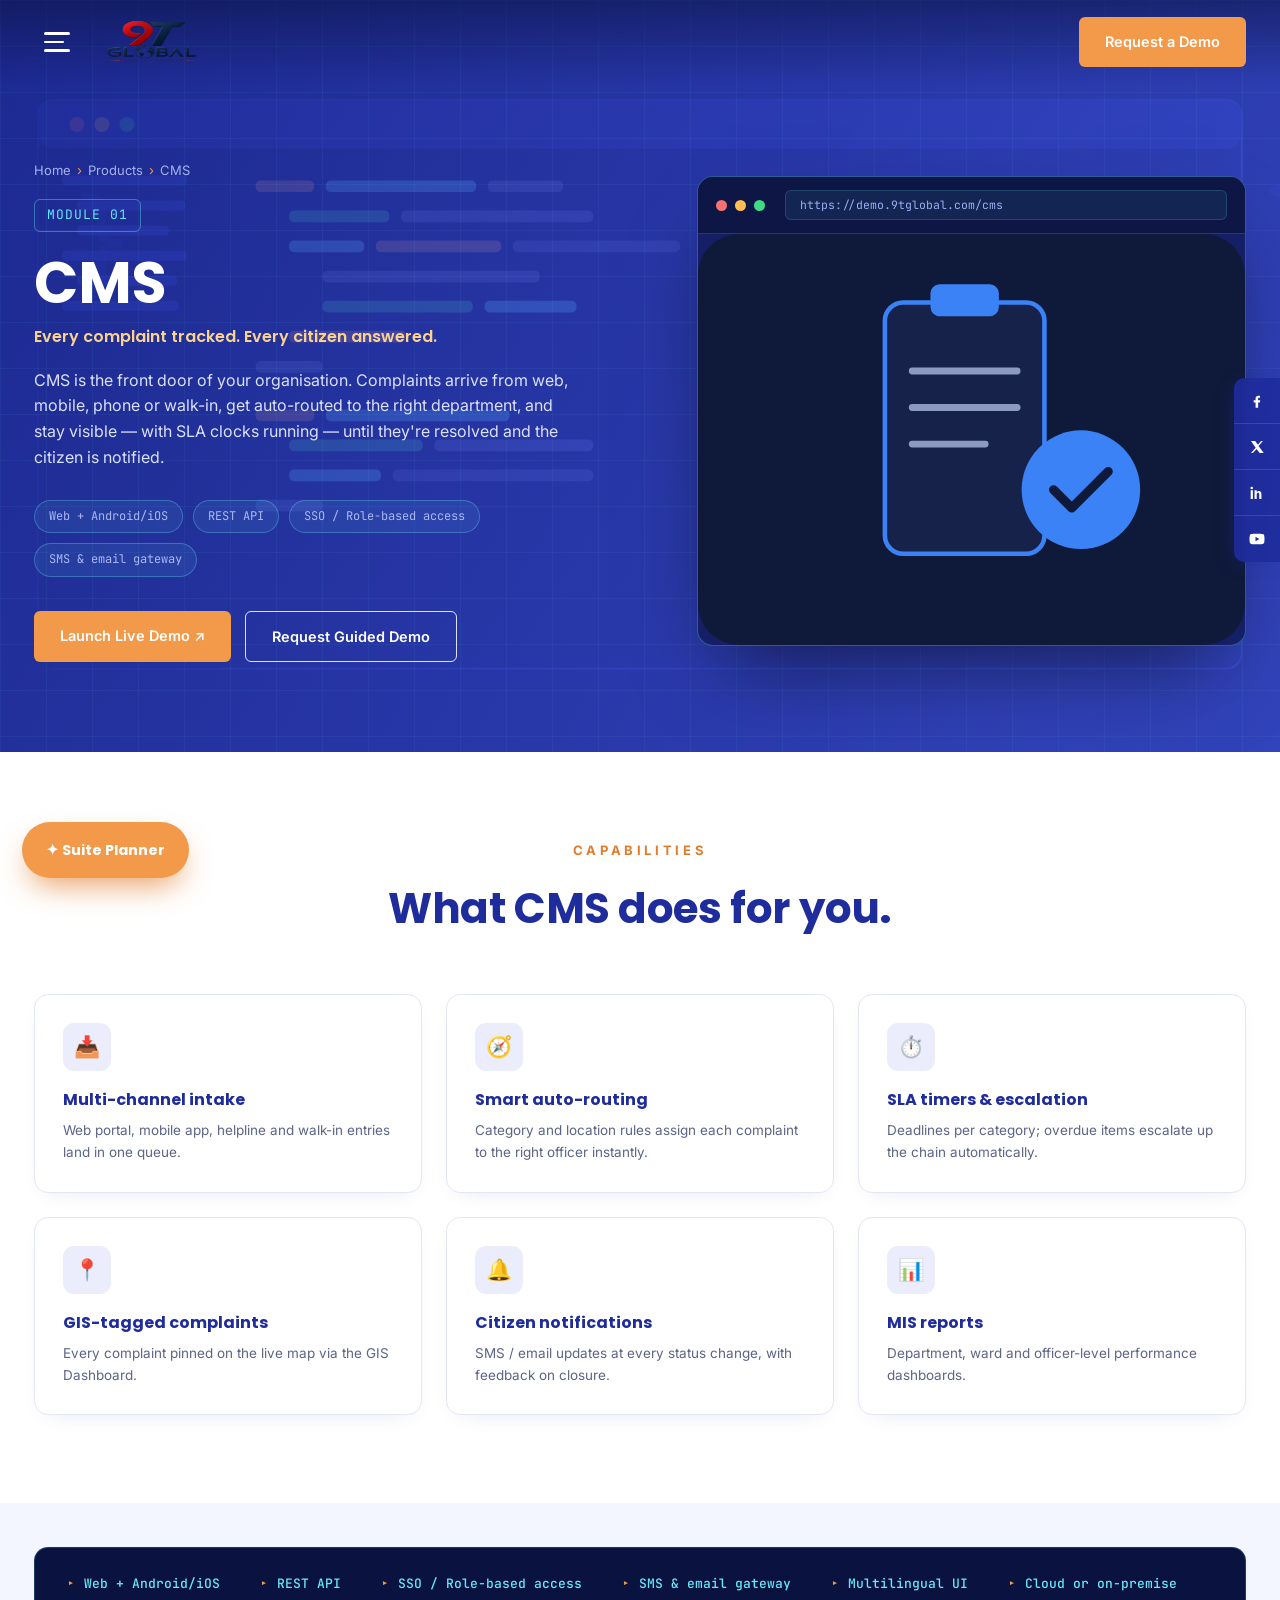
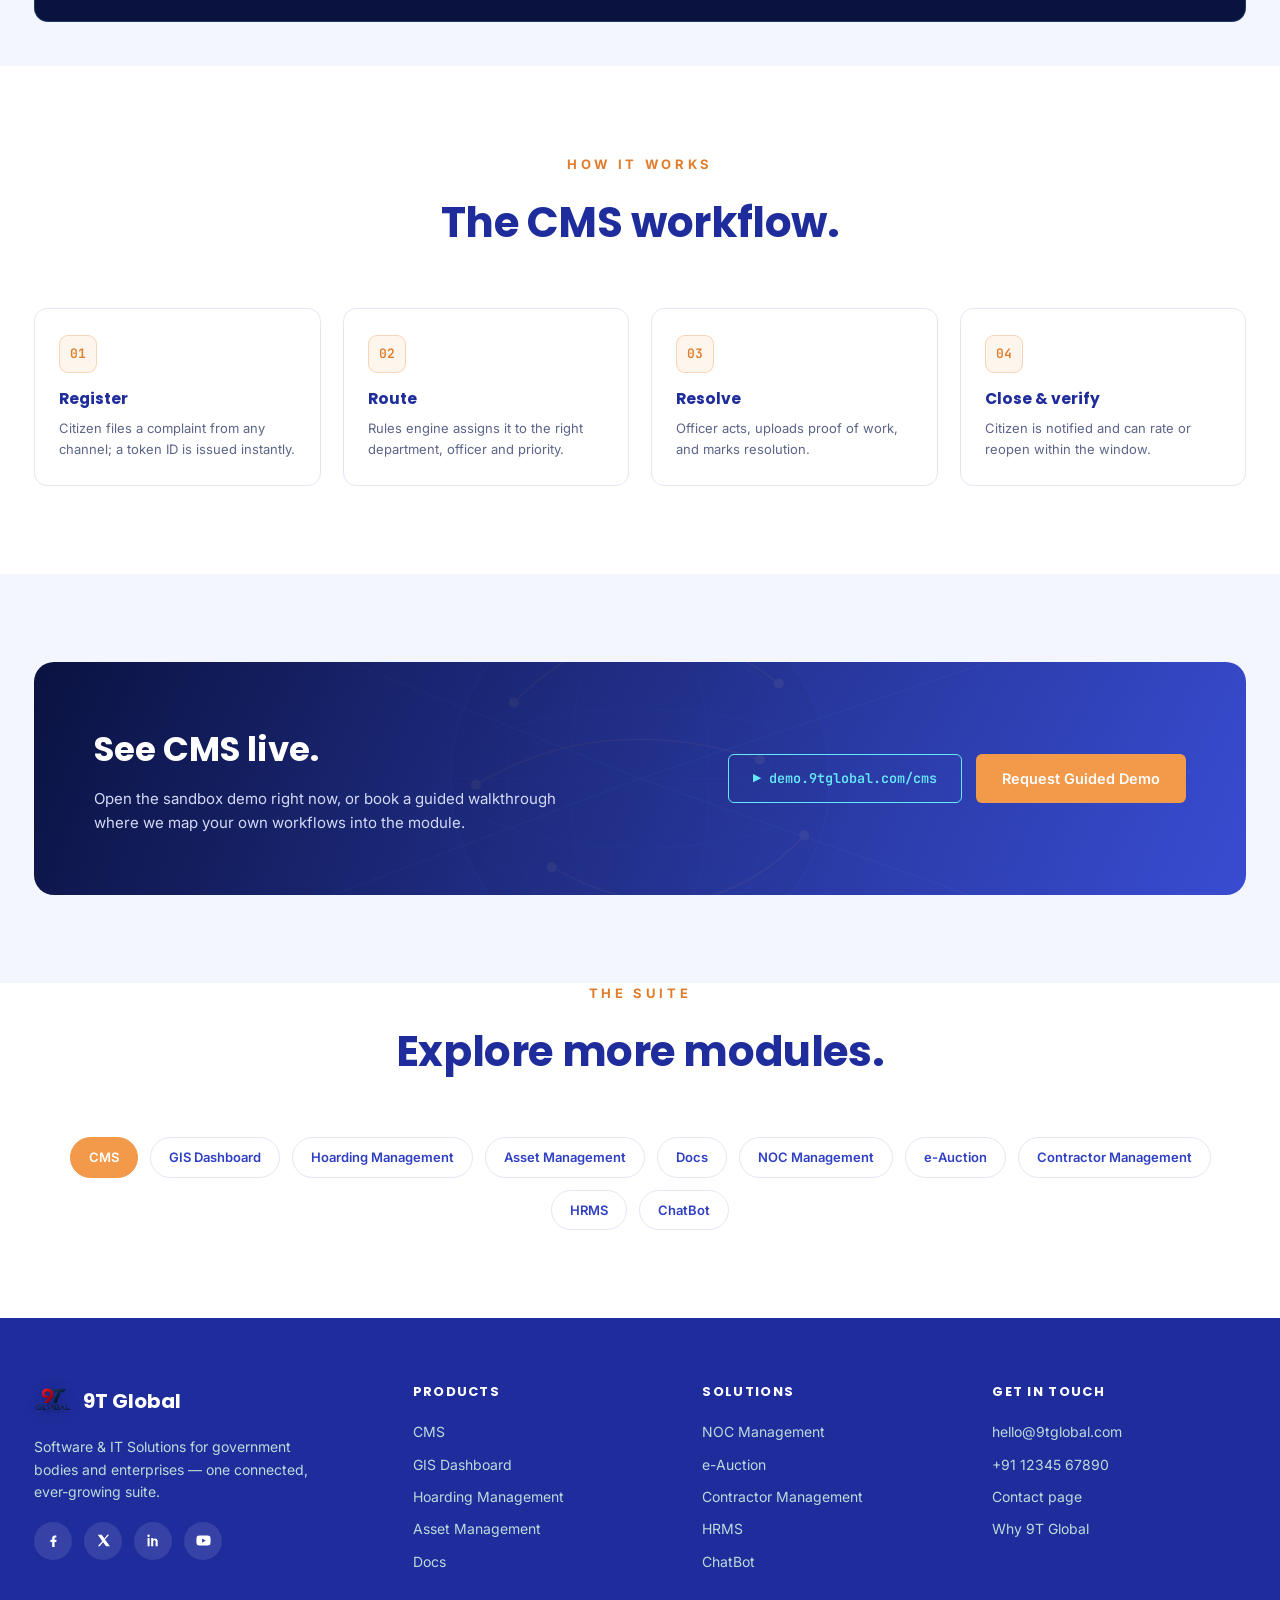
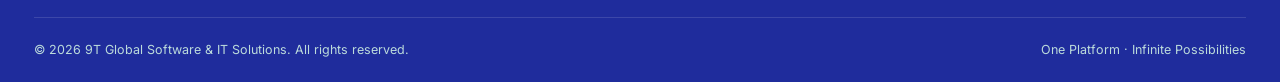
<file: cms.html>
<!DOCTYPE html>
<html lang="en">
<head>
<meta charset="UTF-8">
<meta name="viewport" content="width=device-width, initial-scale=1.0">
<title>CMS — 9T Global | Complaint Management</title>
<meta name="description" content="CMS by 9T Global: Log, assign and track every complaint end to end with SLA timers and automatic escalation.">
<link rel="preconnect" href="https://fonts.googleapis.com">
<link rel="preconnect" href="https://fonts.gstatic.com" crossorigin>
<link href="https://fonts.googleapis.com/css2?family=Poppins:wght@400;500;600;700;800&family=Inter:wght@400;500;600;700&family=JetBrains+Mono:wght@400;500;600&display=swap" rel="stylesheet">
<link rel="icon" type="image/png" href="assets/logo.png">
<link rel="stylesheet" href="css/style.css">
</head>
<body>

<!-- ============ TRANSPARENT HEADER ============ -->
<header class="site-header" id="siteHeader">
  <div class="wrap header-row">
    <div class="header-left">
      <button class="hamburger" id="hamburger" aria-label="Open menu">
        <span></span><span></span><span></span>
      </button>
      <a href="index.html" class="logo">
        <img src="assets/logo.png" alt="9T Global — Connecting Possibilities" style="height:64px;width:100px;display:block;">
      </a>
    </div>
    <div class="header-right">
      <a href="contact.html" class="btn btn-orange">Request a Demo</a>
    </div>
  </div>
</header>

<!-- ============ DRAWER MENU ============ -->
<div class="drawer-overlay" id="drawerOverlay"></div>
<aside class="drawer" id="drawer" aria-label="Main menu">
  <div class="drawer-head">
    <a href="index.html" class="logo">
      <img src="assets/logo.png" alt="9T Global logo" class="logo-img" style="width:36px;height:36px;">
      <span class="logo-text"><b>9T Global</b></span>
    </a>
    <button class="drawer-close" id="drawerClose" aria-label="Close menu">✕</button>
  </div>

  <div class="drawer-tiles">
    <a href="index.html" class="dtile"><img src="assets/tile-home.svg" alt=""><b>Home</b></a>
    <a href="products.html" class="dtile"><img src="assets/tile-products.svg" alt=""><b>Products</b></a>
    <a href="solutions.html" class="dtile"><img src="assets/tile-solutions.svg" alt=""><b>Solutions</b></a>
    <a href="about.html" class="dtile"><img src="assets/tile-why.svg" alt=""><b>Why 9T</b></a>
    <a href="contact.html" class="dtile" style="grid-column:1 / -1;"><img src="assets/tile-contact.svg" alt=""><b>Contact Us</b></a>
  </div>

  <div class="drawer-links">
    <h6>Products</h6>
    <a href="cms.html">CMS — Complaint Management</a>
    <a href="gis.html">GIS Dashboard</a>
    <a href="hoarding.html">Hoarding Management</a>
    <a href="asset.html">Asset Management</a>
    <a href="docs.html">Docs — Document Management</a>
    <h6>Solutions</h6>
    <a href="noc.html">NOC Management</a>
    <a href="auction.html">e-Auction</a>
    <a href="contractor.html">Contractor Management</a>
    <a href="hrms.html">HRMS</a>
    <a href="chatbot.html">ChatBot — AI Assistant</a>
  </div>
</aside>

<!-- ============ PRODUCT HERO ============ -->
<section class="product-hero">
  <div class="wrap">
    <div>
      <span class="crumb"><a href="index.html">Home</a><b>›</b><a href="products.html">Products</a><b>›</b>CMS</span>
      <span class="modno">MODULE 01</span>
      <h1>CMS</h1>
      <div class="sub">Every complaint tracked. Every citizen answered.</div>
      <p class="lead">CMS is the front door of your organisation. Complaints arrive from web, mobile, phone or walk-in, get auto-routed to the right department, and stay visible — with SLA clocks running — until they're resolved and the citizen is notified.</p>
      <div class="chip-row"><span class="chip">Web + Android/iOS</span><span class="chip">REST API</span><span class="chip">SSO / Role-based access</span><span class="chip">SMS &amp; email gateway</span></div>
      <div class="hero-btns">
        <a href="https://demo.9tglobal.com/cms" class="btn btn-orange" target="_blank" rel="noopener">Launch Live Demo ↗</a>
        <a href="contact.html" class="btn btn-white-outline">Request Guided Demo</a>
      </div>
    </div>
    <div class="browser-frame">
      <div class="browser-bar">
        <i></i><i></i><i></i>
        <span class="url">https://demo.9tglobal.com/cms</span>
      </div>
      <img src="assets/cms.svg" alt="CMS interface preview">
    </div>
  </div>
</section>

<!-- ============ FEATURES ============ -->
<section class="section">
  <div class="wrap">
    <div class="section-title">
      <span class="eyebrow">Capabilities</span>
      <h2>What CMS does for you.</h2>
    </div>
    <div class="feature-grid">
      <div class="feature-card"><div class="fic">📥</div><h4>Multi-channel intake</h4><p>Web portal, mobile app, helpline and walk-in entries land in one queue.</p></div>
      <div class="feature-card"><div class="fic">🧭</div><h4>Smart auto-routing</h4><p>Category and location rules assign each complaint to the right officer instantly.</p></div>
      <div class="feature-card"><div class="fic">⏱️</div><h4>SLA timers &amp; escalation</h4><p>Deadlines per category; overdue items escalate up the chain automatically.</p></div>
      <div class="feature-card"><div class="fic">📍</div><h4>GIS-tagged complaints</h4><p>Every complaint pinned on the live map via the GIS Dashboard.</p></div>
      <div class="feature-card"><div class="fic">🔔</div><h4>Citizen notifications</h4><p>SMS / email updates at every status change, with feedback on closure.</p></div>
      <div class="feature-card"><div class="fic">📊</div><h4>MIS reports</h4><p>Department, ward and officer-level performance dashboards.</p></div></div>
  </div>
</section>

<!-- ============ SPEC BAR ============ -->
<section class="section tint" style="padding:44px 0;">
  <div class="wrap">
    <div class="spec-bar"><span class="spec"><b>Web + Android/iOS</b></span><span class="spec"><b>REST API</b></span><span class="spec"><b>SSO / Role-based access</b></span><span class="spec"><b>SMS &amp; email gateway</b></span><span class="spec"><b>Multilingual UI</b></span><span class="spec"><b>Cloud or on-premise</b></span></div>
  </div>
</section>

<!-- ============ WORKFLOW ============ -->
<section class="section">
  <div class="wrap">
    <div class="section-title">
      <span class="eyebrow">How it Works</span>
      <h2>The CMS workflow.</h2>
    </div>
    <div class="flow-grid">
      <div class="flow-step"><div class="n">01</div><h5>Register</h5><p>Citizen files a complaint from any channel; a token ID is issued instantly.</p></div>
      <div class="flow-step"><div class="n">02</div><h5>Route</h5><p>Rules engine assigns it to the right department, officer and priority.</p></div>
      <div class="flow-step"><div class="n">03</div><h5>Resolve</h5><p>Officer acts, uploads proof of work, and marks resolution.</p></div>
      <div class="flow-step"><div class="n">04</div><h5>Close &amp; verify</h5><p>Citizen is notified and can rate or reopen within the window.</p></div></div>
  </div>
</section>

<!-- ============ DEMO CTA ============ -->
<section class="section tint">
  <div class="wrap">
    <div class="demo-cta">
      <div>
        <h2>See CMS live.</h2>
        <p>Open the sandbox demo right now, or book a guided walkthrough where we map your own workflows into the module.</p>
      </div>
      <div class="btns">
        <a href="https://demo.9tglobal.com/cms" class="btn-demo-live" target="_blank" rel="noopener">▶ demo.9tglobal.com/cms</a>
        <a href="contact.html" class="btn btn-orange">Request Guided Demo</a>
      </div>
    </div>
  </div>
</section>

<!-- ============ OTHER MODULES ============ -->
<section class="section" style="padding-top:0;">
  <div class="wrap">
    <div class="section-title">
      <span class="eyebrow">The Suite</span>
      <h2>Explore more modules.</h2>
    </div>
    <div class="mini-modules"><a href="cms.html" class="current">CMS</a><a href="gis.html">GIS Dashboard</a><a href="hoarding.html">Hoarding Management</a><a href="asset.html">Asset Management</a><a href="docs.html">Docs</a><a href="noc.html">NOC Management</a><a href="auction.html">e-Auction</a><a href="contractor.html">Contractor Management</a><a href="hrms.html">HRMS</a><a href="chatbot.html">ChatBot</a></div>
  </div>
</section>

<!-- ============ FOOTER ============ -->
<footer>
  <div class="wrap">
    <div class="footer-top">
      <div>
        <a href="index.html" class="logo" style="margin-bottom:16px;">
          <img src="assets/logo.png" alt="9T Global logo" class="logo-img" style="width:38px;height:38px;">
          <span class="logo-text"><b style="color:#fff;">9T Global</b></span>
        </a>
        <p style="max-width:280px;">Software &amp; IT Solutions for government bodies and enterprises — one connected, ever-growing suite.</p>
        <div class="social-row">
          <a href="#" aria-label="Facebook"><img src="assets/ic-facebook.svg" alt=""></a>
          <a href="#" aria-label="X (Twitter)"><img src="assets/ic-x.svg" alt=""></a>
          <a href="#" aria-label="LinkedIn"><img src="assets/ic-linkedin.svg" alt=""></a>
          <a href="#" aria-label="YouTube"><img src="assets/ic-youtube.svg" alt=""></a>
        </div>
      </div>
      <div>
        <h6>Products</h6>
        <ul>
          <li><a href="cms.html">CMS</a></li>
          <li><a href="gis.html">GIS Dashboard</a></li>
          <li><a href="hoarding.html">Hoarding Management</a></li>
          <li><a href="asset.html">Asset Management</a></li>
          <li><a href="docs.html">Docs</a></li>
        </ul>
      </div>
      <div>
        <h6>Solutions</h6>
        <ul>
          <li><a href="noc.html">NOC Management</a></li>
          <li><a href="auction.html">e-Auction</a></li>
          <li><a href="contractor.html">Contractor Management</a></li>
          <li><a href="hrms.html">HRMS</a></li>
          <li><a href="chatbot.html">ChatBot</a></li>
        </ul>
      </div>
      <div>
        <h6>Get in Touch</h6>
        <ul>
          <li><a href="mailto:hello@9tglobal.com">hello@9tglobal.com</a></li>
          <li><a href="tel:+911234567890">+91 12345 67890</a></li>
          <li><a href="contact.html">Contact page</a></li>
          <li><a href="about.html">Why 9T Global</a></li>
        </ul>
      </div>
    </div>
    <div class="footer-bottom">
      <span>© <span class="js-year"></span> 9T Global Software &amp; IT Solutions. All rights reserved.</span>
      <span>One Platform · Infinite Possibilities</span>
    </div>
  </div>
</footer>

<!-- ============ FLOATING ============ -->
<div class="float-social" aria-label="Social links">
  <a href="#" aria-label="Facebook"><img src="assets/ic-facebook.svg" alt=""></a>
  <a href="#" aria-label="X (Twitter)"><img src="assets/ic-x.svg" alt=""></a>
  <a href="#" aria-label="LinkedIn"><img src="assets/ic-linkedin.svg" alt=""></a>
  <a href="#" aria-label="YouTube"><img src="assets/ic-youtube.svg" alt=""></a>
</div>

<div class="floating-panel" id="floatPanel">
  <h5>Quick Links</h5>
  <a href="contact.html">Request a Demo</a>
  <a href="products.html">Explore Products</a>
  <a href="solutions.html">Explore Solutions</a>
  <a href="mailto:hello@9tglobal.com">Email Us</a>
</div>
<div class="floating-cta">
  <button class="fab" id="fabBtn">✦ Suite Planner</button>
</div>

<script src="js/main.js"></script>
</body>
</html>
</file>
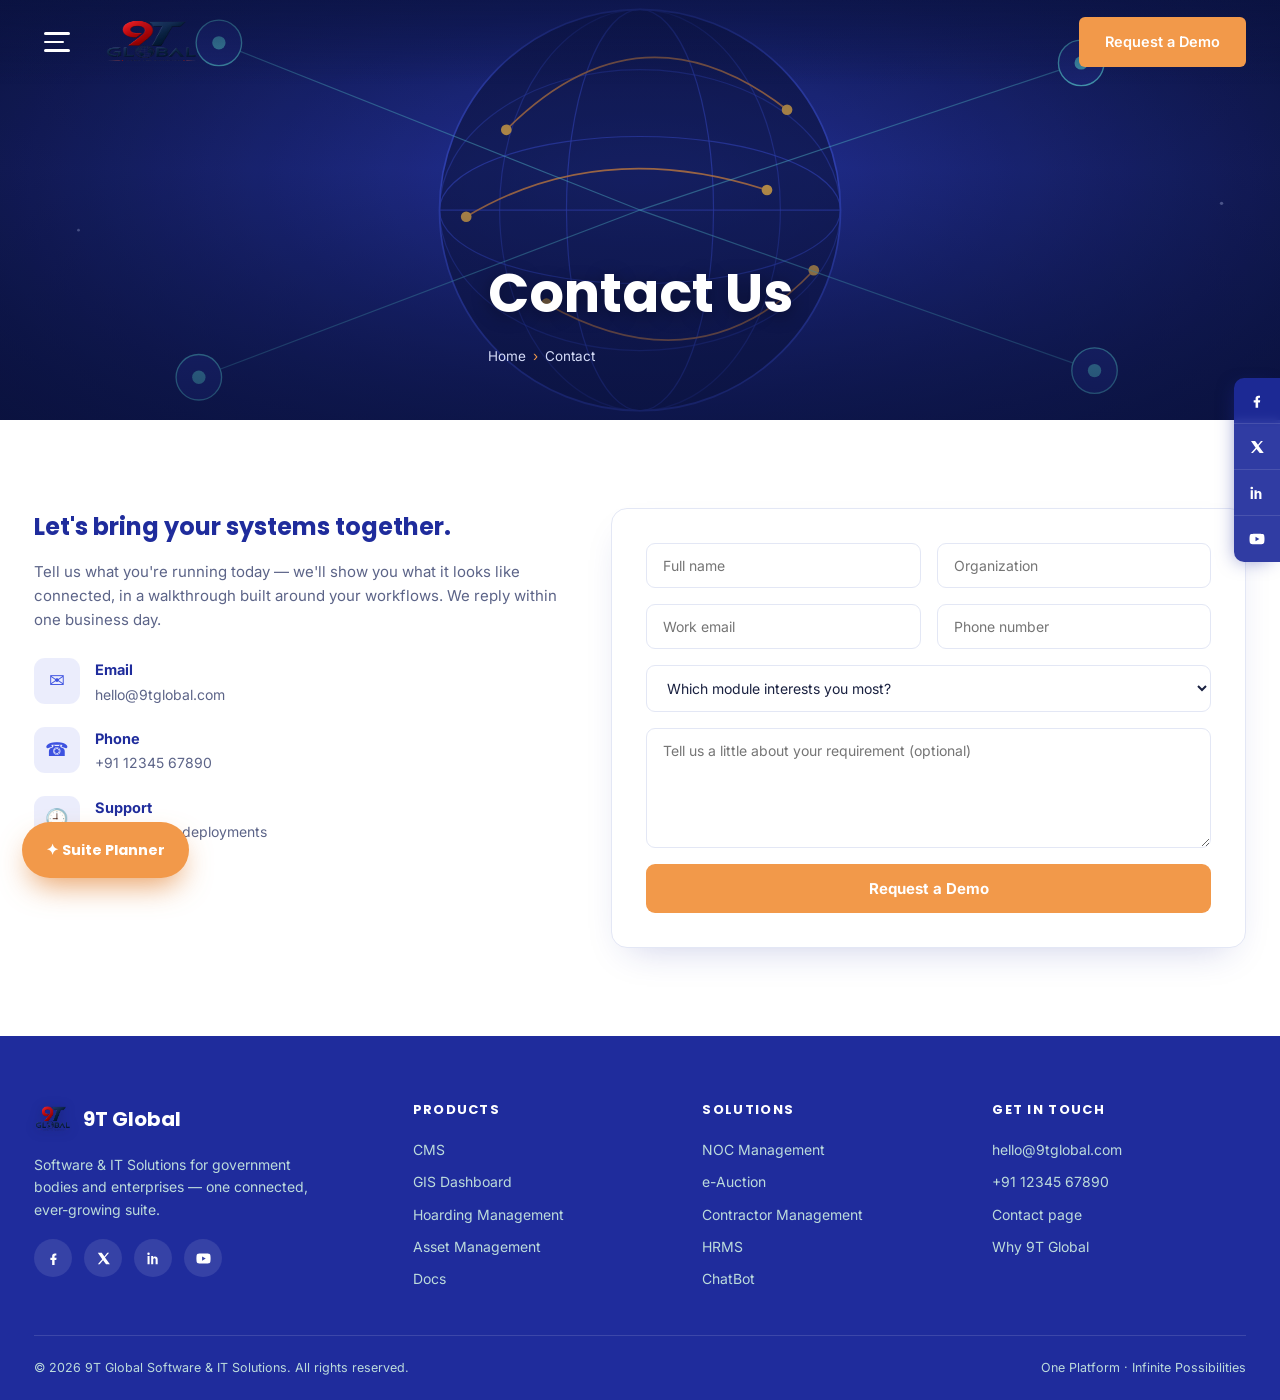
<file: contact.html>
<!DOCTYPE html>
<html lang="en">
<head>
<meta charset="UTF-8">
<meta name="viewport" content="width=device-width, initial-scale=1.0">
<title>Contact — 9T Global | Request a Demo</title>
<meta name="description" content="Contact 9T Global to request a demo of the connected suite: CMS, GIS, Hoarding, Asset, Docs, NOC, e-Auction, Contractor, HRMS and ChatBot.">
<link rel="preconnect" href="https://fonts.googleapis.com">
<link rel="preconnect" href="https://fonts.gstatic.com" crossorigin>
<link href="https://fonts.googleapis.com/css2?family=Poppins:wght@400;500;600;700;800&family=Inter:wght@400;500;600;700&family=JetBrains+Mono:wght@400;500;600&display=swap" rel="stylesheet">
<link rel="icon" type="image/png" href="assets/logo.png">
<link rel="stylesheet" href="css/style.css">
</head>
<body>

<!-- ============ TRANSPARENT HEADER ============ -->
<header class="site-header" id="siteHeader">
  <div class="wrap header-row">
    <div class="header-left">
      <button class="hamburger" id="hamburger" aria-label="Open menu">
        <span></span><span></span><span></span>
      </button>
      <a href="index.html" class="logo">
        <img src="assets/logo.png" alt="9T Global — Connecting Possibilities" style="height:64px;width:100px;display:block;">
      </a>
    </div>
    <div class="header-right">
      <a href="contact.html" class="btn btn-orange">Request a Demo</a>
    </div>
  </div>
</header>

<!-- ============ DRAWER MENU ============ -->
<div class="drawer-overlay" id="drawerOverlay"></div>
<aside class="drawer" id="drawer" aria-label="Main menu">
  <div class="drawer-head">
    <a href="index.html" class="logo">
      <img src="assets/logo.png" alt="9T Global logo" class="logo-img" style="width:36px;height:36px;">
      <span class="logo-text"><b>9T Global</b></span>
    </a>
    <button class="drawer-close" id="drawerClose" aria-label="Close menu">✕</button>
  </div>

  <div class="drawer-tiles">
    <a href="index.html" class="dtile"><img src="assets/tile-home.svg" alt=""><b>Home</b></a>
    <a href="products.html" class="dtile"><img src="assets/tile-products.svg" alt=""><b>Products</b></a>
    <a href="solutions.html" class="dtile"><img src="assets/tile-solutions.svg" alt=""><b>Solutions</b></a>
    <a href="about.html" class="dtile"><img src="assets/tile-why.svg" alt=""><b>Why 9T</b></a>
    <a href="contact.html" class="dtile" style="grid-column:1 / -1;"><img src="assets/tile-contact.svg" alt=""><b>Contact Us</b></a>
  </div>

  <div class="drawer-links">
    <h6>Products</h6>
    <a href="cms.html">CMS — Complaint Management</a>
    <a href="gis.html">GIS Dashboard</a>
    <a href="hoarding.html">Hoarding Management</a>
    <a href="asset.html">Asset Management</a>
    <a href="docs.html">Docs — Document Management</a>
    <h6>Solutions</h6>
    <a href="noc.html">NOC Management</a>
    <a href="auction.html">e-Auction</a>
    <a href="contractor.html">Contractor Management</a>
    <a href="hrms.html">HRMS</a>
    <a href="chatbot.html">ChatBot — AI Assistant</a>
  </div>
</aside>

<div class="page-banner">
  <img src="assets/bg-network.svg" alt="">
  <div class="wrap">
    <h1>Contact Us</h1>
    <div class="breadcrumb"><a href="index.html">Home</a><span>›</span>Contact</div>
  </div>
</div>
<section class="section">
  <div class="wrap contact-grid">
    <div class="contact-info">
      <h3>Let's bring your systems together.</h3>
      <p>Tell us what you're running today — we'll show you what it looks like connected, in a walkthrough built around your workflows. We reply within one business day.</p>
      <div class="info-row">
        <div class="ico">✉</div>
        <div><b>Email</b><span>hello@9tglobal.com</span></div>
      </div>
      <div class="info-row">
        <div class="ico">☎</div>
        <div><b>Phone</b><span>+91 12345 67890</span></div>
      </div>
      <div class="info-row">
        <div class="ico">🕘</div>
        <div><b>Support</b><span>24×7 for live deployments</span></div>
      </div>
    </div>

    <form class="contact-form" id="contactForm">
      <input type="text" placeholder="Full name" required>
      <input type="text" placeholder="Organization" required>
      <input type="email" placeholder="Work email" required>
      <input type="tel" placeholder="Phone number">
      <select class="full" required>
        <option value="" disabled selected>Which module interests you most?</option>
        <option>CMS — Complaint Management</option>
        <option>GIS Dashboard</option>
        <option>Hoarding Management</option>
        <option>Asset Management</option>
        <option>Docs</option>
        <option>NOC Management</option>
        <option>e-Auction</option>
        <option>Contractor Management</option>
        <option>HRMS</option>
        <option>ChatBot</option>
        <option>The full suite</option>
      </select>
      <textarea class="full" placeholder="Tell us a little about your requirement (optional)"></textarea>
      <button type="submit">Request a Demo</button>
      <div class="form-success" id="formSuccess">✓ Thanks — our team will reach out shortly.</div>
    </form>
  </div>
</section>

<!-- ============ FOOTER ============ -->
<footer>
  <div class="wrap">
    <div class="footer-top">
      <div>
        <a href="index.html" class="logo" style="margin-bottom:16px;">
          <img src="assets/logo.png" alt="9T Global logo" class="logo-img" style="width:38px;height:38px;">
          <span class="logo-text"><b style="color:#fff;">9T Global</b></span>
        </a>
        <p style="max-width:280px;">Software &amp; IT Solutions for government bodies and enterprises — one connected, ever-growing suite.</p>
        <div class="social-row">
          <a href="#" aria-label="Facebook"><img src="assets/ic-facebook.svg" alt=""></a>
          <a href="#" aria-label="X (Twitter)"><img src="assets/ic-x.svg" alt=""></a>
          <a href="#" aria-label="LinkedIn"><img src="assets/ic-linkedin.svg" alt=""></a>
          <a href="#" aria-label="YouTube"><img src="assets/ic-youtube.svg" alt=""></a>
        </div>
      </div>
      <div>
        <h6>Products</h6>
        <ul>
          <li><a href="cms.html">CMS</a></li>
          <li><a href="gis.html">GIS Dashboard</a></li>
          <li><a href="hoarding.html">Hoarding Management</a></li>
          <li><a href="asset.html">Asset Management</a></li>
          <li><a href="docs.html">Docs</a></li>
        </ul>
      </div>
      <div>
        <h6>Solutions</h6>
        <ul>
          <li><a href="noc.html">NOC Management</a></li>
          <li><a href="auction.html">e-Auction</a></li>
          <li><a href="contractor.html">Contractor Management</a></li>
          <li><a href="hrms.html">HRMS</a></li>
          <li><a href="chatbot.html">ChatBot</a></li>
        </ul>
      </div>
      <div>
        <h6>Get in Touch</h6>
        <ul>
          <li><a href="mailto:hello@9tglobal.com">hello@9tglobal.com</a></li>
          <li><a href="tel:+911234567890">+91 12345 67890</a></li>
          <li><a href="contact.html">Contact page</a></li>
          <li><a href="about.html">Why 9T Global</a></li>
        </ul>
      </div>
    </div>
    <div class="footer-bottom">
      <span>© <span class="js-year"></span> 9T Global Software &amp; IT Solutions. All rights reserved.</span>
      <span>One Platform · Infinite Possibilities</span>
    </div>
  </div>
</footer>

<!-- ============ FLOATING ============ -->
<div class="float-social" aria-label="Social links">
  <a href="#" aria-label="Facebook"><img src="assets/ic-facebook.svg" alt=""></a>
  <a href="#" aria-label="X (Twitter)"><img src="assets/ic-x.svg" alt=""></a>
  <a href="#" aria-label="LinkedIn"><img src="assets/ic-linkedin.svg" alt=""></a>
  <a href="#" aria-label="YouTube"><img src="assets/ic-youtube.svg" alt=""></a>
</div>

<div class="floating-panel" id="floatPanel">
  <h5>Quick Links</h5>
  <a href="contact.html">Request a Demo</a>
  <a href="products.html">Explore Products</a>
  <a href="solutions.html">Explore Solutions</a>
  <a href="mailto:hello@9tglobal.com">Email Us</a>
</div>
<div class="floating-cta">
  <button class="fab" id="fabBtn">✦ Suite Planner</button>
</div>

<script src="js/main.js"></script>
</body>
</html>
</file>
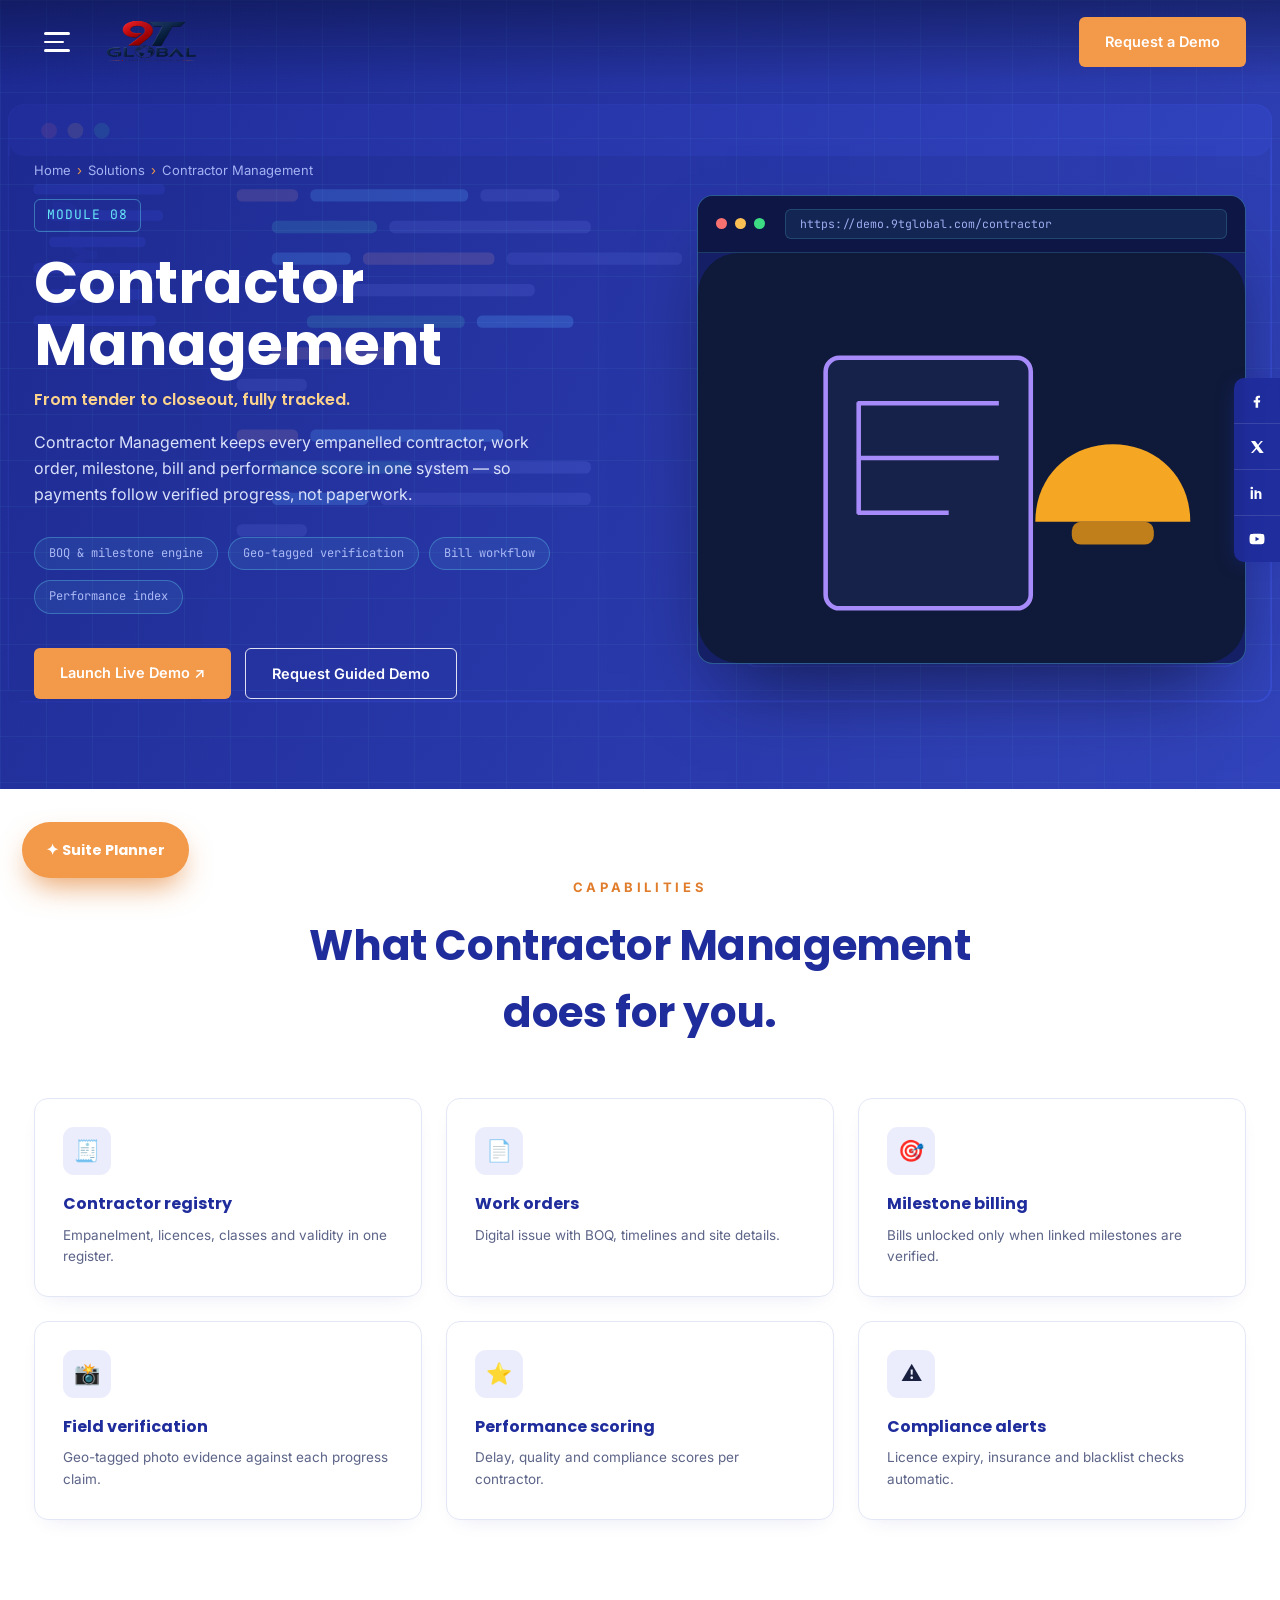
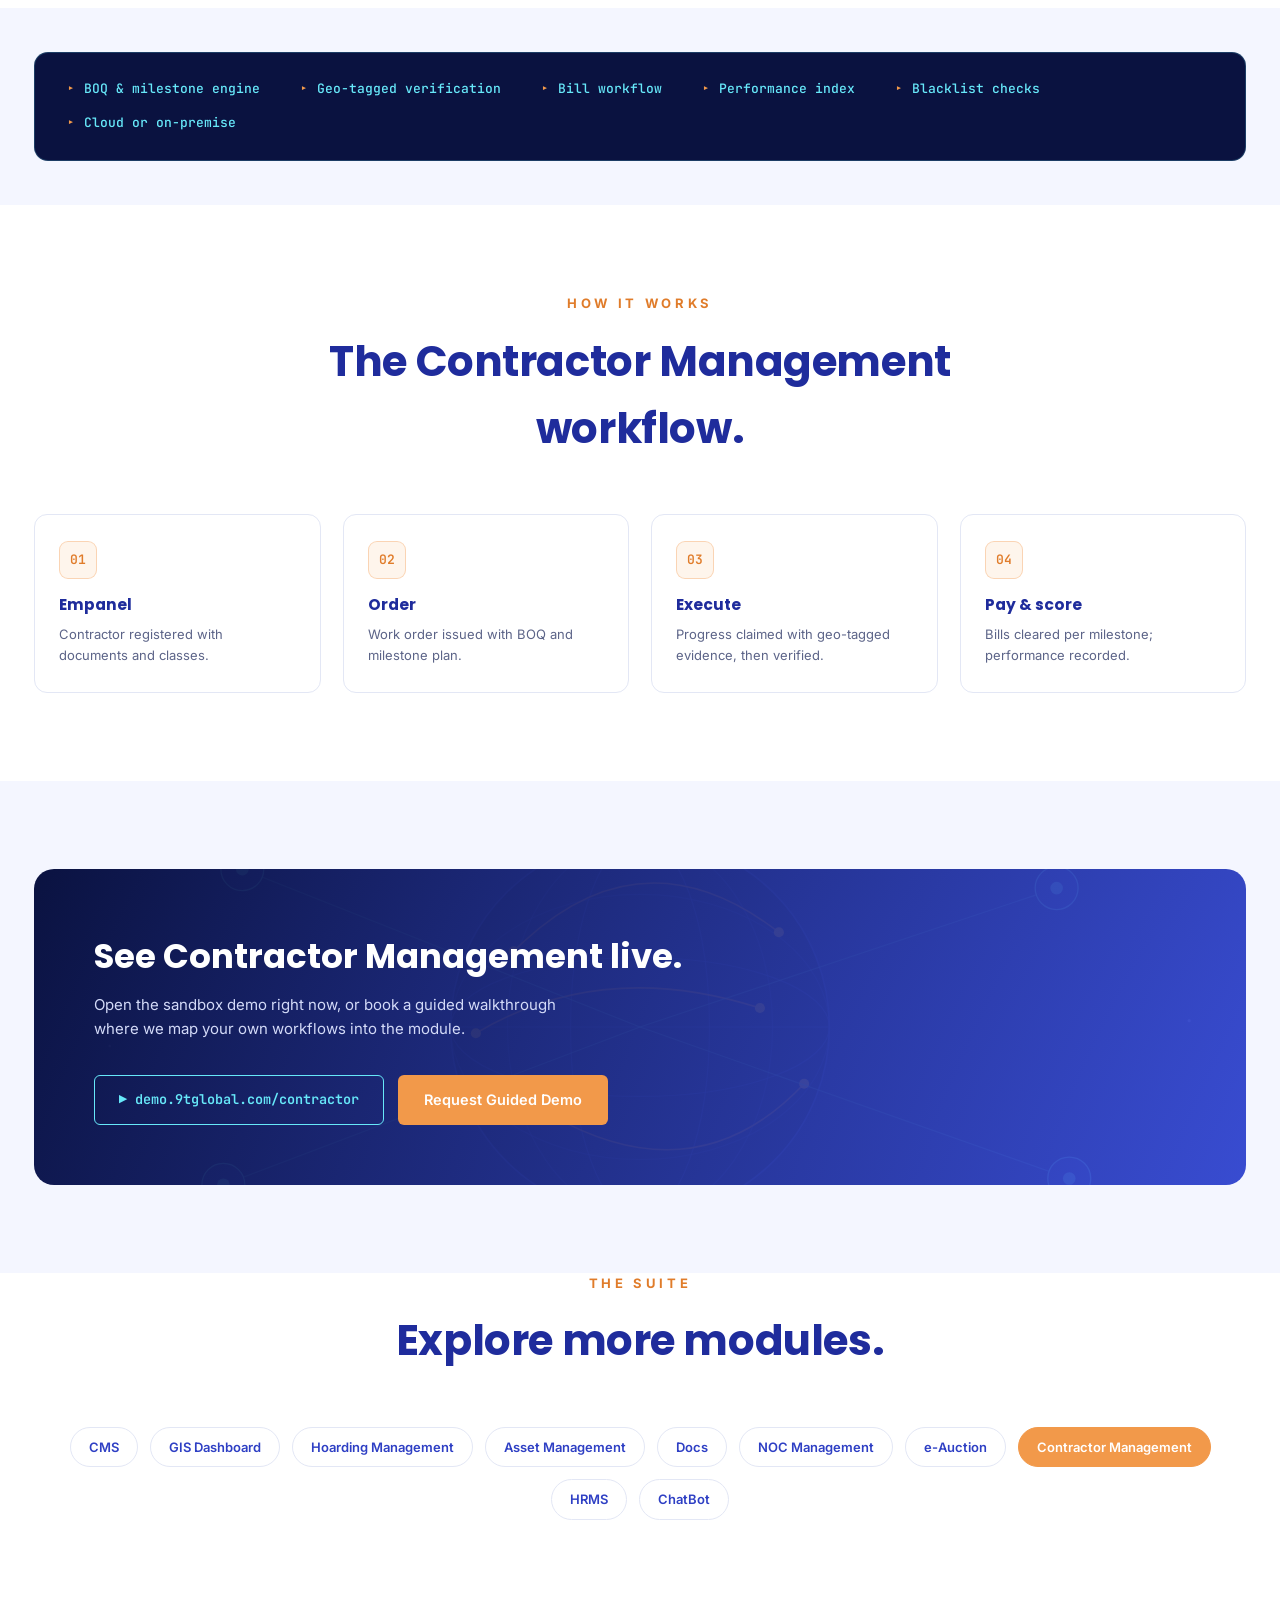
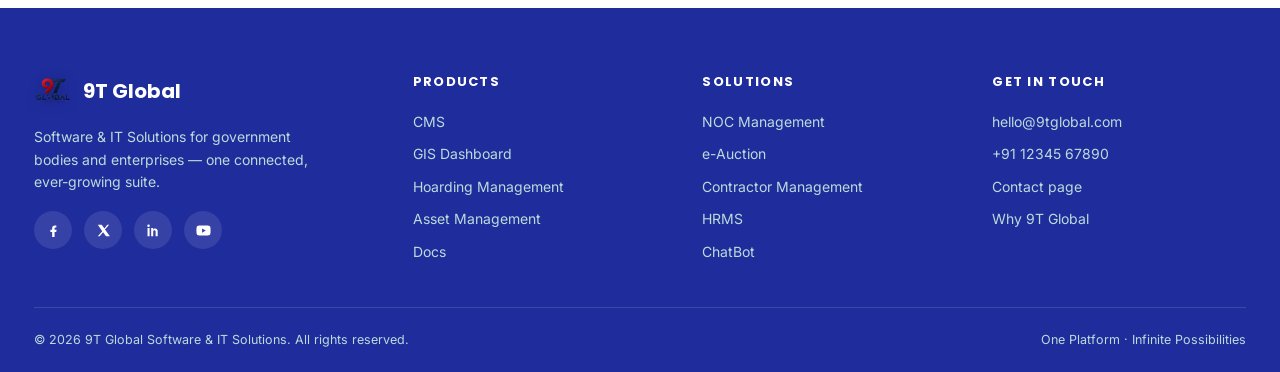
<file: contractor.html>
<!DOCTYPE html>
<html lang="en">
<head>
<meta charset="UTF-8">
<meta name="viewport" content="width=device-width, initial-scale=1.0">
<title>Contractor Management — 9T Global | Contract Lifecycle</title>
<meta name="description" content="Contractor Management by 9T Global: Onboarding, work orders, milestone billing and performance scoring in one flow.">
<link rel="preconnect" href="https://fonts.googleapis.com">
<link rel="preconnect" href="https://fonts.gstatic.com" crossorigin>
<link href="https://fonts.googleapis.com/css2?family=Poppins:wght@400;500;600;700;800&family=Inter:wght@400;500;600;700&family=JetBrains+Mono:wght@400;500;600&display=swap" rel="stylesheet">
<link rel="icon" type="image/png" href="assets/logo.png">
<link rel="stylesheet" href="css/style.css">
</head>
<body>

<!-- ============ TRANSPARENT HEADER ============ -->
<header class="site-header" id="siteHeader">
  <div class="wrap header-row">
    <div class="header-left">
      <button class="hamburger" id="hamburger" aria-label="Open menu">
        <span></span><span></span><span></span>
      </button>
    <a href="index.html" class="logo">
        <img src="assets/logo.png" alt="9T Global — Connecting Possibilities" style="height:64px;width:100px;display:block;">
      </a>
    </div>
    <div class="header-right">
      <a href="contact.html" class="btn btn-orange">Request a Demo</a>
    </div>
  </div>
</header>

<!-- ============ DRAWER MENU ============ -->
<div class="drawer-overlay" id="drawerOverlay"></div>
<aside class="drawer" id="drawer" aria-label="Main menu">
  <div class="drawer-head">
    <a href="index.html" class="logo">
      <img src="assets/logo.png" alt="9T Global logo" class="logo-img" style="width:36px;height:36px;">
      <span class="logo-text"><b>9T Global</b></span>
    </a>
    <button class="drawer-close" id="drawerClose" aria-label="Close menu">✕</button>
  </div>

  <div class="drawer-tiles">
    <a href="index.html" class="dtile"><img src="assets/tile-home.svg" alt=""><b>Home</b></a>
    <a href="products.html" class="dtile"><img src="assets/tile-products.svg" alt=""><b>Products</b></a>
    <a href="solutions.html" class="dtile"><img src="assets/tile-solutions.svg" alt=""><b>Solutions</b></a>
    <a href="about.html" class="dtile"><img src="assets/tile-why.svg" alt=""><b>Why 9T</b></a>
    <a href="contact.html" class="dtile" style="grid-column:1 / -1;"><img src="assets/tile-contact.svg" alt=""><b>Contact Us</b></a>
  </div>

  <div class="drawer-links">
    <h6>Products</h6>
    <a href="cms.html">CMS — Complaint Management</a>
    <a href="gis.html">GIS Dashboard</a>
    <a href="hoarding.html">Hoarding Management</a>
    <a href="asset.html">Asset Management</a>
    <a href="docs.html">Docs — Document Management</a>
    <h6>Solutions</h6>
    <a href="noc.html">NOC Management</a>
    <a href="auction.html">e-Auction</a>
    <a href="contractor.html">Contractor Management</a>
    <a href="hrms.html">HRMS</a>
    <a href="chatbot.html">ChatBot — AI Assistant</a>
  </div>
</aside>

<!-- ============ PRODUCT HERO ============ -->
<section class="product-hero">
  <div class="wrap">
    <div>
      <span class="crumb"><a href="index.html">Home</a><b>›</b><a href="solutions.html">Solutions</a><b>›</b>Contractor Management</span>
      <span class="modno">MODULE 08</span>
      <h1>Contractor Management</h1>
      <div class="sub">From tender to closeout, fully tracked.</div>
      <p class="lead">Contractor Management keeps every empanelled contractor, work order, milestone, bill and performance score in one system — so payments follow verified progress, not paperwork.</p>
      <div class="chip-row"><span class="chip">BOQ &amp; milestone engine</span><span class="chip">Geo-tagged verification</span><span class="chip">Bill workflow</span><span class="chip">Performance index</span></div>
      <div class="hero-btns">
        <a href="https://demo.9tglobal.com/contractor" class="btn btn-orange" target="_blank" rel="noopener">Launch Live Demo ↗</a>
        <a href="contact.html" class="btn btn-white-outline">Request Guided Demo</a>
      </div>
    </div>
    <div class="browser-frame">
      <div class="browser-bar">
        <i></i><i></i><i></i>
        <span class="url">https://demo.9tglobal.com/contractor</span>
      </div>
      <img src="assets/contractor.svg" alt="Contractor Management interface preview">
    </div>
  </div>
</section>

<!-- ============ FEATURES ============ -->
<section class="section">
  <div class="wrap">
    <div class="section-title">
      <span class="eyebrow">Capabilities</span>
      <h2>What Contractor Management does for you.</h2>
    </div>
    <div class="feature-grid">
      <div class="feature-card"><div class="fic">🧾</div><h4>Contractor registry</h4><p>Empanelment, licences, classes and validity in one register.</p></div>
      <div class="feature-card"><div class="fic">📄</div><h4>Work orders</h4><p>Digital issue with BOQ, timelines and site details.</p></div>
      <div class="feature-card"><div class="fic">🎯</div><h4>Milestone billing</h4><p>Bills unlocked only when linked milestones are verified.</p></div>
      <div class="feature-card"><div class="fic">📸</div><h4>Field verification</h4><p>Geo-tagged photo evidence against each progress claim.</p></div>
      <div class="feature-card"><div class="fic">⭐</div><h4>Performance scoring</h4><p>Delay, quality and compliance scores per contractor.</p></div>
      <div class="feature-card"><div class="fic">⚠️</div><h4>Compliance alerts</h4><p>Licence expiry, insurance and blacklist checks automatic.</p></div></div>
  </div>
</section>

<!-- ============ SPEC BAR ============ -->
<section class="section tint" style="padding:44px 0;">
  <div class="wrap">
    <div class="spec-bar"><span class="spec"><b>BOQ &amp; milestone engine</b></span><span class="spec"><b>Geo-tagged verification</b></span><span class="spec"><b>Bill workflow</b></span><span class="spec"><b>Performance index</b></span><span class="spec"><b>Blacklist checks</b></span><span class="spec"><b>Cloud or on-premise</b></span></div>
  </div>
</section>

<!-- ============ WORKFLOW ============ -->
<section class="section">
  <div class="wrap">
    <div class="section-title">
      <span class="eyebrow">How it Works</span>
      <h2>The Contractor Management workflow.</h2>
    </div>
    <div class="flow-grid">
      <div class="flow-step"><div class="n">01</div><h5>Empanel</h5><p>Contractor registered with documents and classes.</p></div>
      <div class="flow-step"><div class="n">02</div><h5>Order</h5><p>Work order issued with BOQ and milestone plan.</p></div>
      <div class="flow-step"><div class="n">03</div><h5>Execute</h5><p>Progress claimed with geo-tagged evidence, then verified.</p></div>
      <div class="flow-step"><div class="n">04</div><h5>Pay &amp; score</h5><p>Bills cleared per milestone; performance recorded.</p></div></div>
  </div>
</section>

<!-- ============ DEMO CTA ============ -->
<section class="section tint">
  <div class="wrap">
    <div class="demo-cta">
      <div>
        <h2>See Contractor Management live.</h2>
        <p>Open the sandbox demo right now, or book a guided walkthrough where we map your own workflows into the module.</p>
      </div>
      <div class="btns">
        <a href="https://demo.9tglobal.com/contractor" class="btn-demo-live" target="_blank" rel="noopener">▶ demo.9tglobal.com/contractor</a>
        <a href="contact.html" class="btn btn-orange">Request Guided Demo</a>
      </div>
    </div>
  </div>
</section>

<!-- ============ OTHER MODULES ============ -->
<section class="section" style="padding-top:0;">
  <div class="wrap">
    <div class="section-title">
      <span class="eyebrow">The Suite</span>
      <h2>Explore more modules.</h2>
    </div>
    <div class="mini-modules"><a href="cms.html">CMS</a><a href="gis.html">GIS Dashboard</a><a href="hoarding.html">Hoarding Management</a><a href="asset.html">Asset Management</a><a href="docs.html">Docs</a><a href="noc.html">NOC Management</a><a href="auction.html">e-Auction</a><a href="contractor.html" class="current">Contractor Management</a><a href="hrms.html">HRMS</a><a href="chatbot.html">ChatBot</a></div>
  </div>
</section>

<!-- ============ FOOTER ============ -->
<footer>
  <div class="wrap">
    <div class="footer-top">
      <div>
        <a href="index.html" class="logo" style="margin-bottom:16px;">
          <img src="assets/logo.png" alt="9T Global logo" class="logo-img" style="width:38px;height:38px;">
          <span class="logo-text"><b style="color:#fff;">9T Global</b></span>
        </a>
        <p style="max-width:280px;">Software &amp; IT Solutions for government bodies and enterprises — one connected, ever-growing suite.</p>
        <div class="social-row">
          <a href="#" aria-label="Facebook"><img src="assets/ic-facebook.svg" alt=""></a>
          <a href="#" aria-label="X (Twitter)"><img src="assets/ic-x.svg" alt=""></a>
          <a href="#" aria-label="LinkedIn"><img src="assets/ic-linkedin.svg" alt=""></a>
          <a href="#" aria-label="YouTube"><img src="assets/ic-youtube.svg" alt=""></a>
        </div>
      </div>
      <div>
        <h6>Products</h6>
        <ul>
          <li><a href="cms.html">CMS</a></li>
          <li><a href="gis.html">GIS Dashboard</a></li>
          <li><a href="hoarding.html">Hoarding Management</a></li>
          <li><a href="asset.html">Asset Management</a></li>
          <li><a href="docs.html">Docs</a></li>
        </ul>
      </div>
      <div>
        <h6>Solutions</h6>
        <ul>
          <li><a href="noc.html">NOC Management</a></li>
          <li><a href="auction.html">e-Auction</a></li>
          <li><a href="contractor.html">Contractor Management</a></li>
          <li><a href="hrms.html">HRMS</a></li>
          <li><a href="chatbot.html">ChatBot</a></li>
        </ul>
      </div>
      <div>
        <h6>Get in Touch</h6>
        <ul>
          <li><a href="mailto:hello@9tglobal.com">hello@9tglobal.com</a></li>
          <li><a href="tel:+911234567890">+91 12345 67890</a></li>
          <li><a href="contact.html">Contact page</a></li>
          <li><a href="about.html">Why 9T Global</a></li>
        </ul>
      </div>
    </div>
    <div class="footer-bottom">
      <span>© <span class="js-year"></span> 9T Global Software &amp; IT Solutions. All rights reserved.</span>
      <span>One Platform · Infinite Possibilities</span>
    </div>
  </div>
</footer>

<!-- ============ FLOATING ============ -->
<div class="float-social" aria-label="Social links">
  <a href="#" aria-label="Facebook"><img src="assets/ic-facebook.svg" alt=""></a>
  <a href="#" aria-label="X (Twitter)"><img src="assets/ic-x.svg" alt=""></a>
  <a href="#" aria-label="LinkedIn"><img src="assets/ic-linkedin.svg" alt=""></a>
  <a href="#" aria-label="YouTube"><img src="assets/ic-youtube.svg" alt=""></a>
</div>

<div class="floating-panel" id="floatPanel">
  <h5>Quick Links</h5>
  <a href="contact.html">Request a Demo</a>
  <a href="products.html">Explore Products</a>
  <a href="solutions.html">Explore Solutions</a>
  <a href="mailto:hello@9tglobal.com">Email Us</a>
</div>
<div class="floating-cta">
  <button class="fab" id="fabBtn">✦ Suite Planner</button>
</div>

<script src="js/main.js"></script>
</body>
</html>
</file>
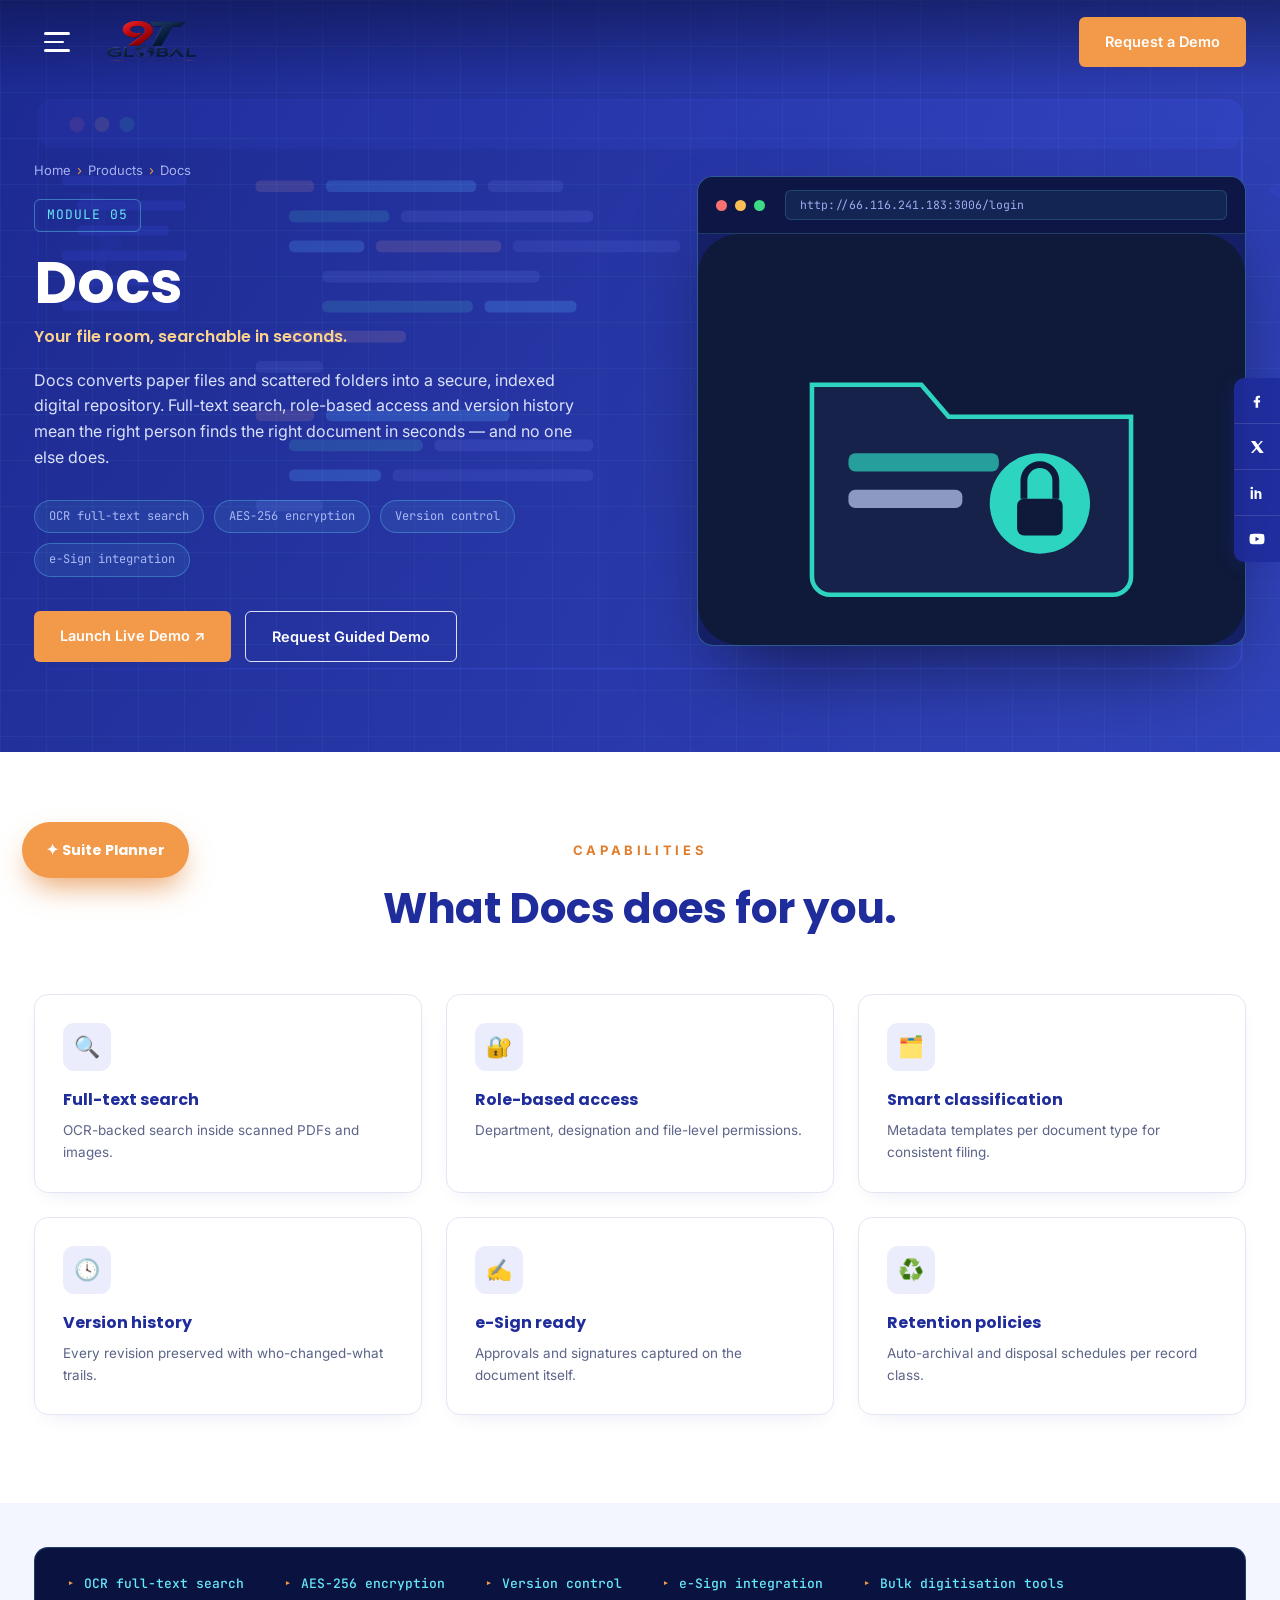
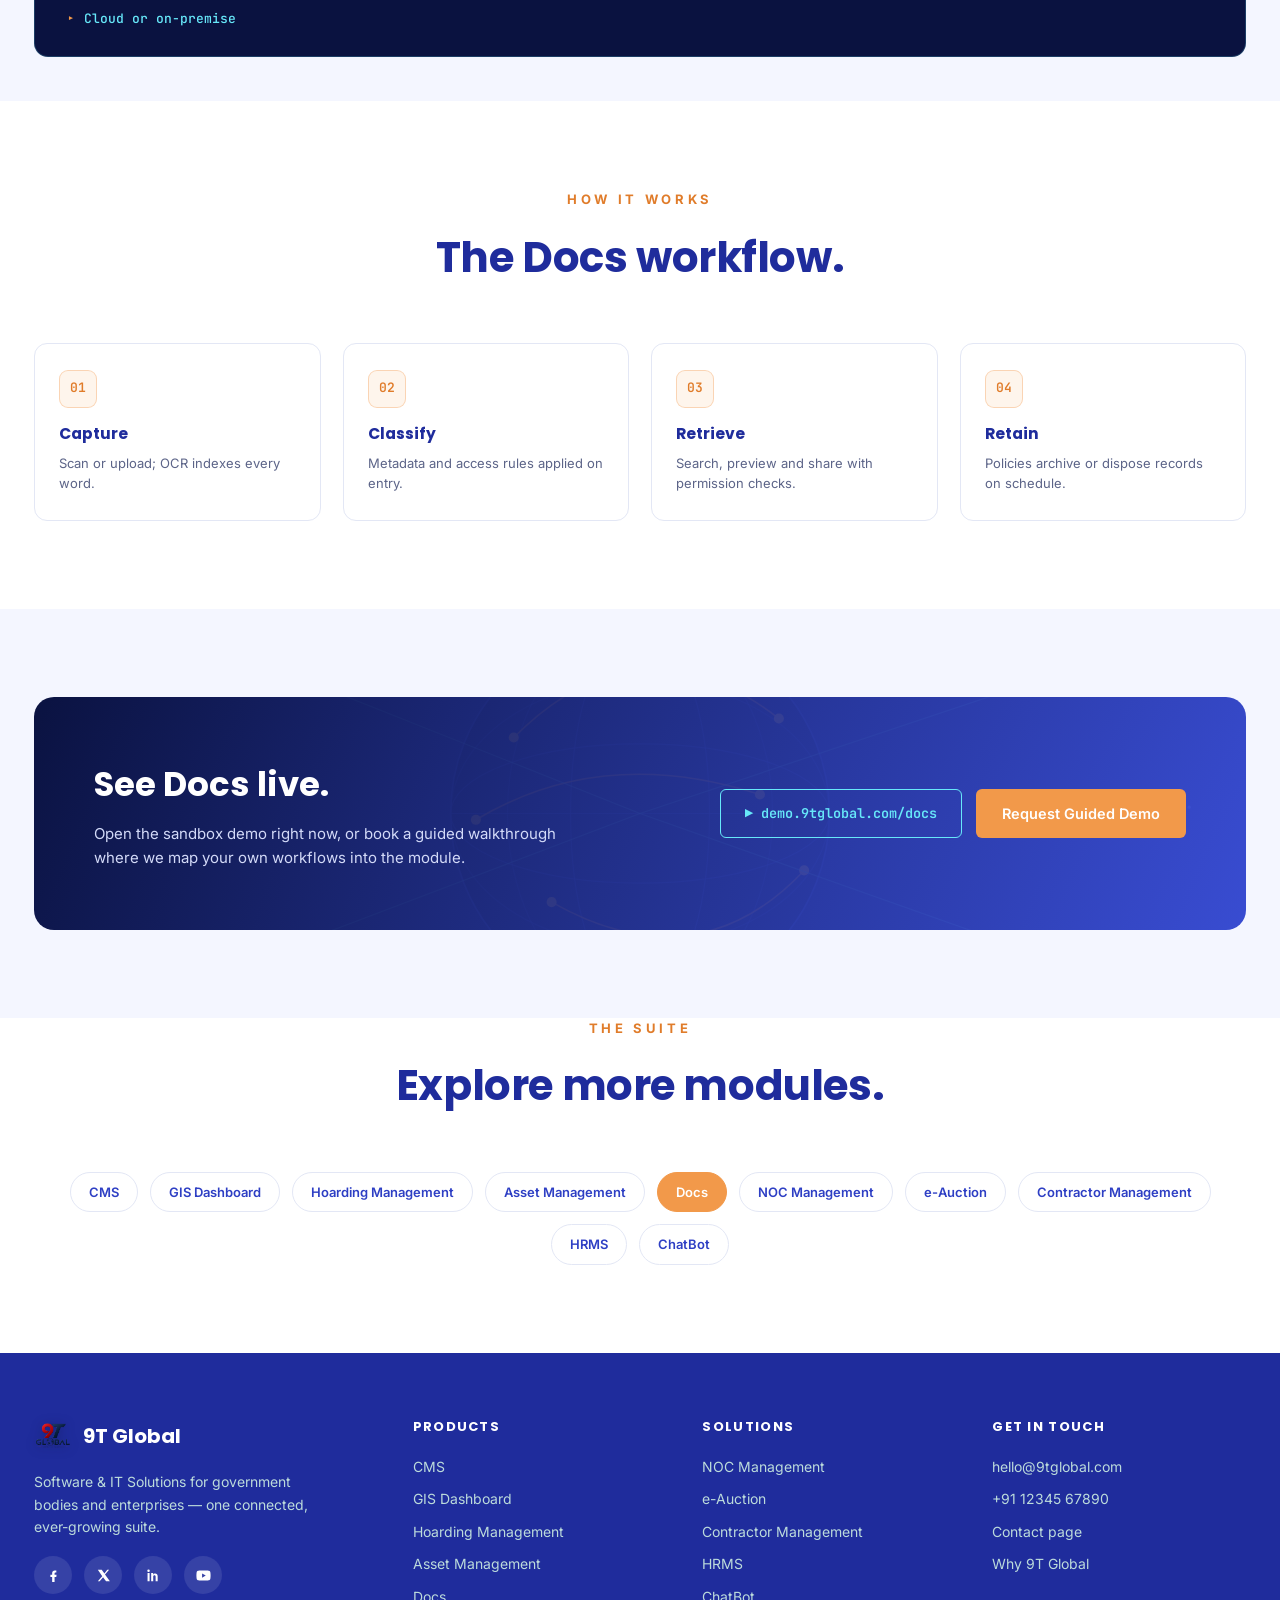
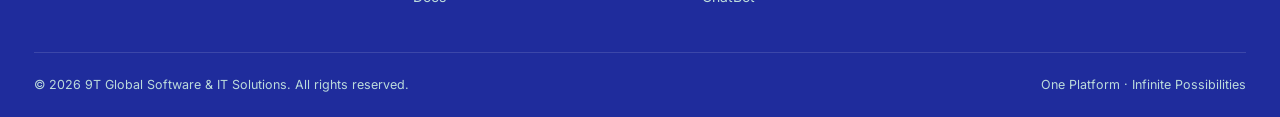
<file: docs.html>
<!DOCTYPE html>
<html lang="en">
<head>
<meta charset="UTF-8">
<meta name="viewport" content="width=device-width, initial-scale=1.0">
<title>Docs — 9T Global | Document Management</title>
<meta name="description" content="Docs by 9T Global: Secure, searchable digital records with role-based access and version history.">
<link rel="preconnect" href="https://fonts.googleapis.com">
<link rel="preconnect" href="https://fonts.gstatic.com" crossorigin>
<link href="https://fonts.googleapis.com/css2?family=Poppins:wght@400;500;600;700;800&family=Inter:wght@400;500;600;700&family=JetBrains+Mono:wght@400;500;600&display=swap" rel="stylesheet">
<link rel="icon" type="image/png" href="assets/logo.png">
<link rel="stylesheet" href="css/style.css">
</head>
<body>

<!-- ============ TRANSPARENT HEADER ============ -->
<header class="site-header" id="siteHeader">
  <div class="wrap header-row">
    <div class="header-left">
      <button class="hamburger" id="hamburger" aria-label="Open menu">
        <span></span><span></span><span></span>
      </button>
      <a href="index.html" class="logo">
        <img src="assets/logo.png" alt="9T Global — Connecting Possibilities" style="height:64px;width:100px;display:block;">
      </a>
    </div>
    <div class="header-right">
      <a href="contact.html" class="btn btn-orange">Request a Demo</a>
    </div>
  </div>
</header>

<!-- ============ DRAWER MENU ============ -->
<div class="drawer-overlay" id="drawerOverlay"></div>
<aside class="drawer" id="drawer" aria-label="Main menu">
  <div class="drawer-head">
    <a href="index.html" class="logo">
      <img src="assets/logo.png" alt="9T Global logo" class="logo-img" style="width:36px;height:36px;">
      <span class="logo-text"><b>9T Global</b></span>
    </a>
    <button class="drawer-close" id="drawerClose" aria-label="Close menu">✕</button>
  </div>

  <div class="drawer-tiles">
    <a href="index.html" class="dtile"><img src="assets/tile-home.svg" alt=""><b>Home</b></a>
    <a href="products.html" class="dtile"><img src="assets/tile-products.svg" alt=""><b>Products</b></a>
    <a href="solutions.html" class="dtile"><img src="assets/tile-solutions.svg" alt=""><b>Solutions</b></a>
    <a href="about.html" class="dtile"><img src="assets/tile-why.svg" alt=""><b>Why 9T</b></a>
    <a href="contact.html" class="dtile" style="grid-column:1 / -1;"><img src="assets/tile-contact.svg" alt=""><b>Contact Us</b></a>
  </div>

  <div class="drawer-links">
    <h6>Products</h6>
    <a href="cms.html">CMS — Complaint Management</a>
    <a href="gis.html">GIS Dashboard</a>
    <a href="hoarding.html">Hoarding Management</a>
    <a href="asset.html">Asset Management</a>
    <a href="docs.html">Docs — Document Management</a>
    <h6>Solutions</h6>
    <a href="noc.html">NOC Management</a>
    <a href="auction.html">e-Auction</a>
    <a href="contractor.html">Contractor Management</a>
    <a href="hrms.html">HRMS</a>
    <a href="chatbot.html">ChatBot — AI Assistant</a>
  </div>
</aside>

<!-- ============ PRODUCT HERO ============ -->
<section class="product-hero">
  <div class="wrap">
    <div>
      <span class="crumb"><a href="index.html">Home</a><b>›</b><a href="products.html">Products</a><b>›</b>Docs</span>
      <span class="modno">MODULE 05</span>
      <h1>Docs</h1>
      <div class="sub">Your file room, searchable in seconds.</div>
      <p class="lead">Docs converts paper files and scattered folders into a secure, indexed digital repository. Full-text search, role-based access and version history mean the right person finds the right document in seconds — and no one else does.</p>
      <div class="chip-row"><span class="chip">OCR full-text search</span><span class="chip">AES-256 encryption</span><span class="chip">Version control</span><span class="chip">e-Sign integration</span></div>
      <div class="hero-btns">
        <a href="http://66.116.241.183:3006/login" class="btn btn-orange" target="_blank" rel="noopener">Launch Live Demo ↗</a>
        <a href="contact.html" class="btn btn-white-outline">Request Guided Demo</a>
      </div>
    </div>
    <div class="browser-frame">
      <div class="browser-bar">
        <i></i><i></i><i></i>
        <span class="url">http://66.116.241.183:3006/login</span>
      </div>
      <img src="assets/docs.svg" alt="Docs interface preview">
    </div>
  </div>
</section>

<!-- ============ FEATURES ============ -->
<section class="section">
  <div class="wrap">
    <div class="section-title">
      <span class="eyebrow">Capabilities</span>
      <h2>What Docs does for you.</h2>
    </div>
    <div class="feature-grid">
      <div class="feature-card"><div class="fic">🔍</div><h4>Full-text search</h4><p>OCR-backed search inside scanned PDFs and images.</p></div>
      <div class="feature-card"><div class="fic">🔐</div><h4>Role-based access</h4><p>Department, designation and file-level permissions.</p></div>
      <div class="feature-card"><div class="fic">🗂️</div><h4>Smart classification</h4><p>Metadata templates per document type for consistent filing.</p></div>
      <div class="feature-card"><div class="fic">🕓</div><h4>Version history</h4><p>Every revision preserved with who-changed-what trails.</p></div>
      <div class="feature-card"><div class="fic">✍️</div><h4>e-Sign ready</h4><p>Approvals and signatures captured on the document itself.</p></div>
      <div class="feature-card"><div class="fic">♻️</div><h4>Retention policies</h4><p>Auto-archival and disposal schedules per record class.</p></div></div>
  </div>
</section>

<!-- ============ SPEC BAR ============ -->
<section class="section tint" style="padding:44px 0;">
  <div class="wrap">
    <div class="spec-bar"><span class="spec"><b>OCR full-text search</b></span><span class="spec"><b>AES-256 encryption</b></span><span class="spec"><b>Version control</b></span><span class="spec"><b>e-Sign integration</b></span><span class="spec"><b>Bulk digitisation tools</b></span><span class="spec"><b>Cloud or on-premise</b></span></div>
  </div>
</section>

<!-- ============ WORKFLOW ============ -->
<section class="section">
  <div class="wrap">
    <div class="section-title">
      <span class="eyebrow">How it Works</span>
      <h2>The Docs workflow.</h2>
    </div>
    <div class="flow-grid">
      <div class="flow-step"><div class="n">01</div><h5>Capture</h5><p>Scan or upload; OCR indexes every word.</p></div>
      <div class="flow-step"><div class="n">02</div><h5>Classify</h5><p>Metadata and access rules applied on entry.</p></div>
      <div class="flow-step"><div class="n">03</div><h5>Retrieve</h5><p>Search, preview and share with permission checks.</p></div>
      <div class="flow-step"><div class="n">04</div><h5>Retain</h5><p>Policies archive or dispose records on schedule.</p></div></div>
  </div>
</section>

<!-- ============ DEMO CTA ============ -->
<section class="section tint">
  <div class="wrap">
    <div class="demo-cta">
      <div>
        <h2>See Docs live.</h2>
        <p>Open the sandbox demo right now, or book a guided walkthrough where we map your own workflows into the module.</p>
      </div>
      <div class="btns">
        <a href="https://demo.9tglobal.com/docs" class="btn-demo-live" target="_blank" rel="noopener">▶ demo.9tglobal.com/docs</a>
        <a href="contact.html" class="btn btn-orange">Request Guided Demo</a>
      </div>
    </div>
  </div>
</section>

<!-- ============ OTHER MODULES ============ -->
<section class="section" style="padding-top:0;">
  <div class="wrap">
    <div class="section-title">
      <span class="eyebrow">The Suite</span>
      <h2>Explore more modules.</h2>
    </div>
    <div class="mini-modules"><a href="cms.html">CMS</a><a href="gis.html">GIS Dashboard</a><a href="hoarding.html">Hoarding Management</a><a href="asset.html">Asset Management</a><a href="docs.html" class="current">Docs</a><a href="noc.html">NOC Management</a><a href="auction.html">e-Auction</a><a href="contractor.html">Contractor Management</a><a href="hrms.html">HRMS</a><a href="chatbot.html">ChatBot</a></div>
  </div>
</section>

<!-- ============ FOOTER ============ -->
<footer>
  <div class="wrap">
    <div class="footer-top">
      <div>
        <a href="index.html" class="logo" style="margin-bottom:16px;">
          <img src="assets/logo.png" alt="9T Global logo" class="logo-img" style="width:38px;height:38px;">
          <span class="logo-text"><b style="color:#fff;">9T Global</b></span>
        </a>
        <p style="max-width:280px;">Software &amp; IT Solutions for government bodies and enterprises — one connected, ever-growing suite.</p>
        <div class="social-row">
          <a href="#" aria-label="Facebook"><img src="assets/ic-facebook.svg" alt=""></a>
          <a href="#" aria-label="X (Twitter)"><img src="assets/ic-x.svg" alt=""></a>
          <a href="#" aria-label="LinkedIn"><img src="assets/ic-linkedin.svg" alt=""></a>
          <a href="#" aria-label="YouTube"><img src="assets/ic-youtube.svg" alt=""></a>
        </div>
      </div>
      <div>
        <h6>Products</h6>
        <ul>
          <li><a href="cms.html">CMS</a></li>
          <li><a href="gis.html">GIS Dashboard</a></li>
          <li><a href="hoarding.html">Hoarding Management</a></li>
          <li><a href="asset.html">Asset Management</a></li>
          <li><a href="docs.html">Docs</a></li>
        </ul>
      </div>
      <div>
        <h6>Solutions</h6>
        <ul>
          <li><a href="noc.html">NOC Management</a></li>
          <li><a href="auction.html">e-Auction</a></li>
          <li><a href="contractor.html">Contractor Management</a></li>
          <li><a href="hrms.html">HRMS</a></li>
          <li><a href="chatbot.html">ChatBot</a></li>
        </ul>
      </div>
      <div>
        <h6>Get in Touch</h6>
        <ul>
          <li><a href="mailto:hello@9tglobal.com">hello@9tglobal.com</a></li>
          <li><a href="tel:+911234567890">+91 12345 67890</a></li>
          <li><a href="contact.html">Contact page</a></li>
          <li><a href="about.html">Why 9T Global</a></li>
        </ul>
      </div>
    </div>
    <div class="footer-bottom">
      <span>© <span class="js-year"></span> 9T Global Software &amp; IT Solutions. All rights reserved.</span>
      <span>One Platform · Infinite Possibilities</span>
    </div>
  </div>
</footer>

<!-- ============ FLOATING ============ -->
<div class="float-social" aria-label="Social links">
  <a href="#" aria-label="Facebook"><img src="assets/ic-facebook.svg" alt=""></a>
  <a href="#" aria-label="X (Twitter)"><img src="assets/ic-x.svg" alt=""></a>
  <a href="#" aria-label="LinkedIn"><img src="assets/ic-linkedin.svg" alt=""></a>
  <a href="#" aria-label="YouTube"><img src="assets/ic-youtube.svg" alt=""></a>
</div>

<div class="floating-panel" id="floatPanel">
  <h5>Quick Links</h5>
  <a href="contact.html">Request a Demo</a>
  <a href="products.html">Explore Products</a>
  <a href="solutions.html">Explore Solutions</a>
  <a href="mailto:hello@9tglobal.com">Email Us</a>
</div>
<div class="floating-cta">
  <button class="fab" id="fabBtn">✦ Suite Planner</button>
</div>

<script src="js/main.js"></script>
</body>
</html>
</file>
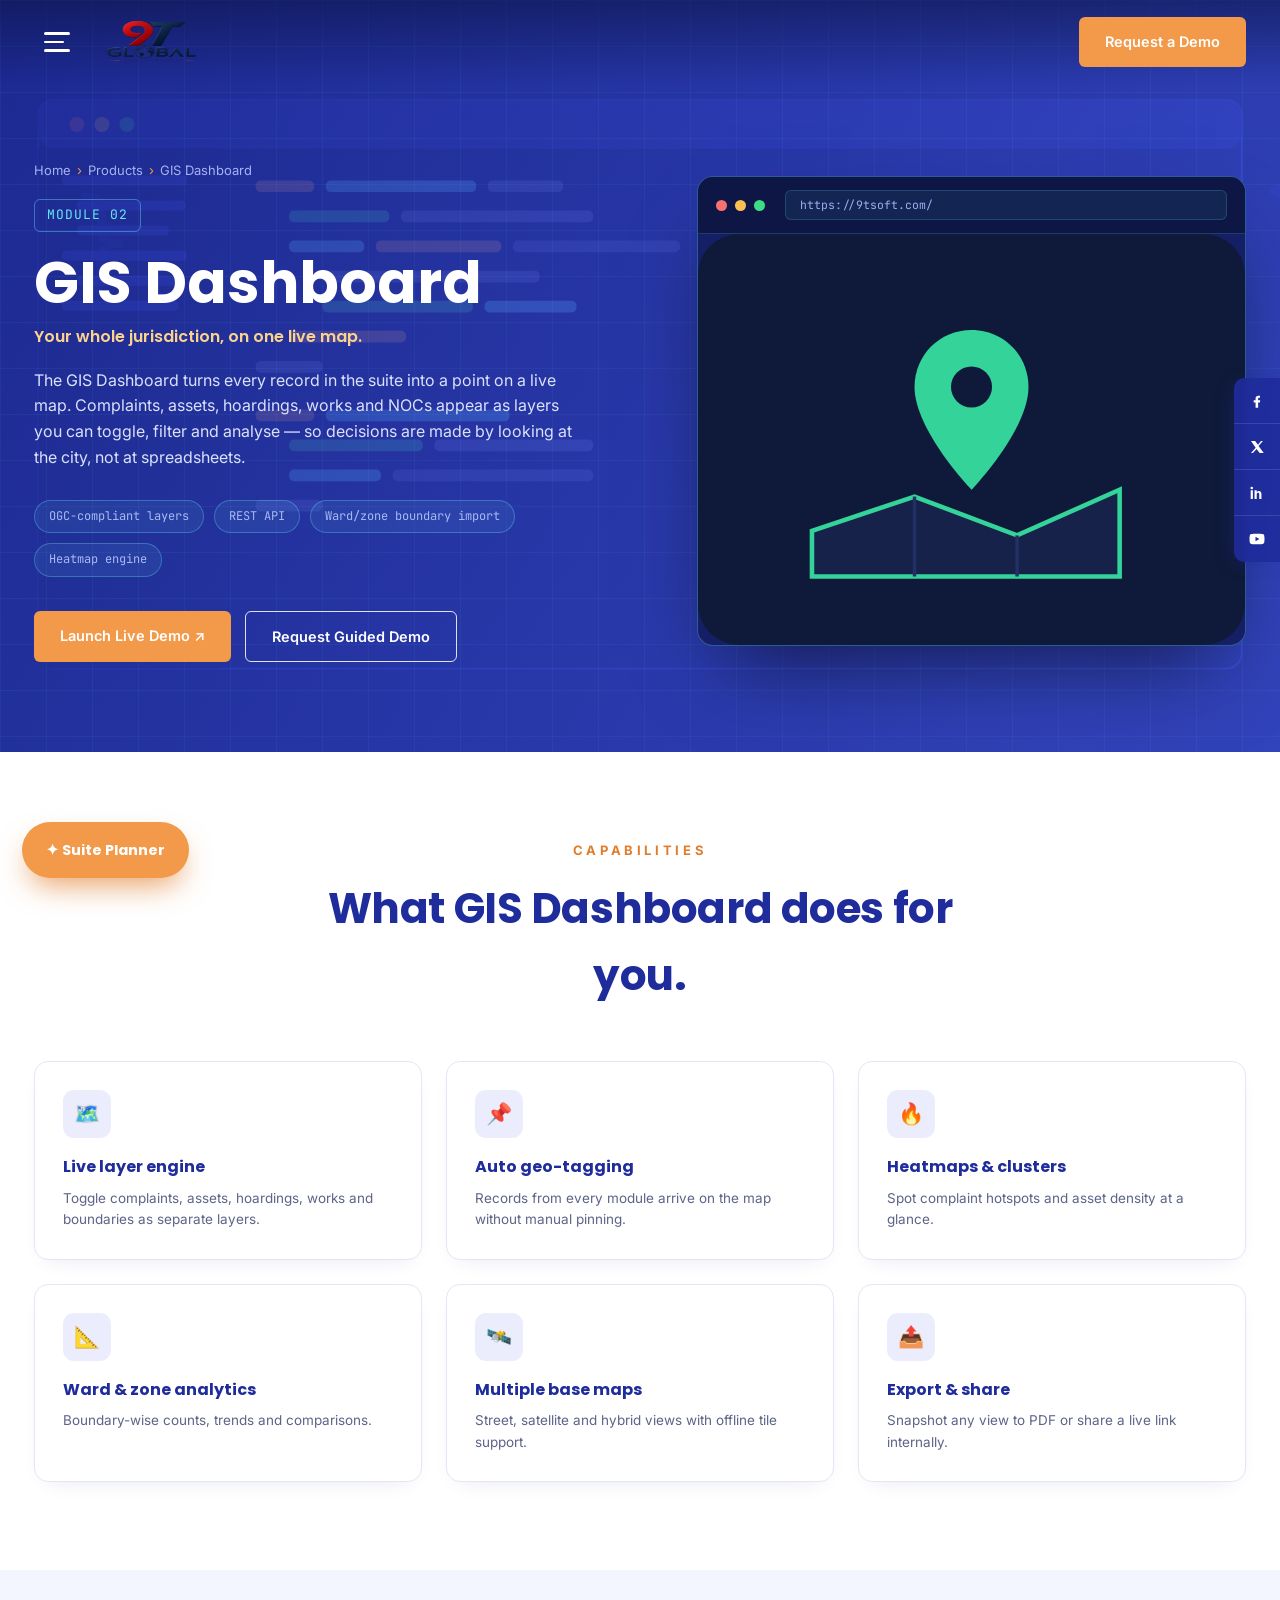
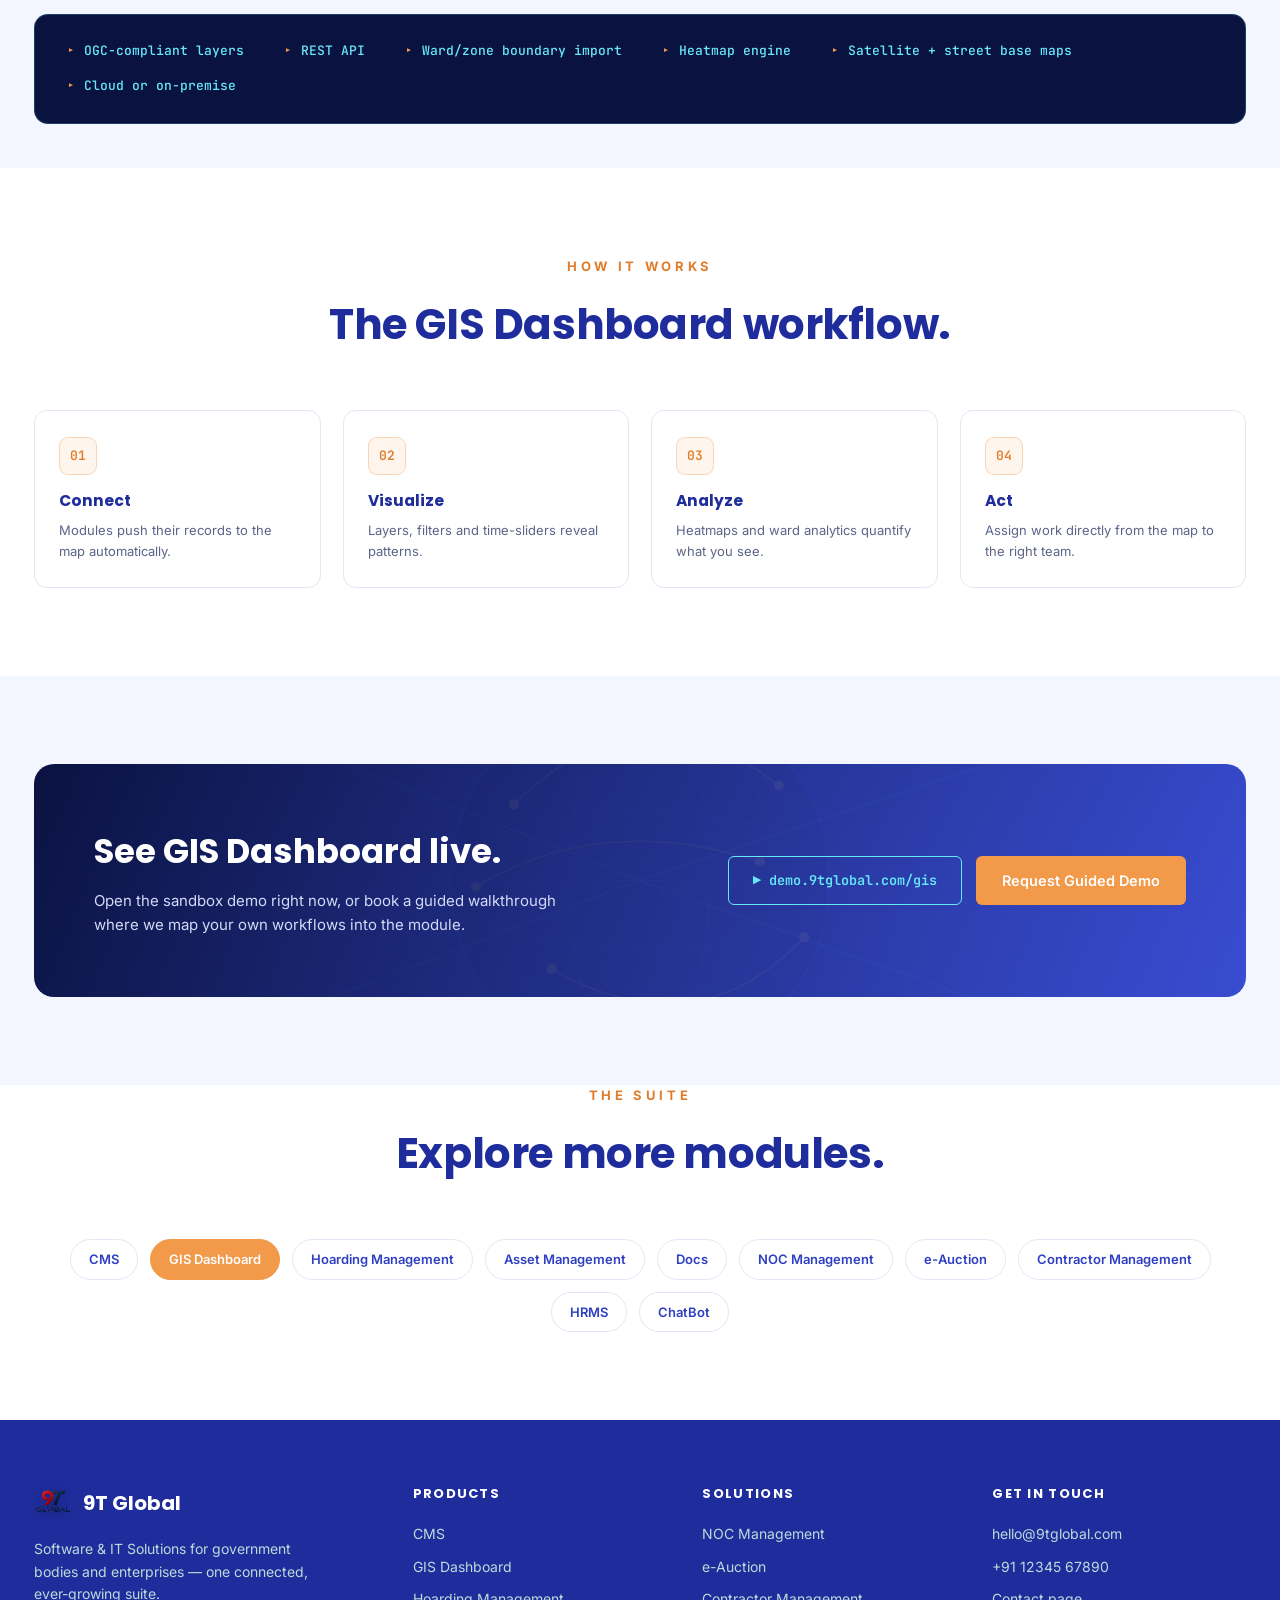
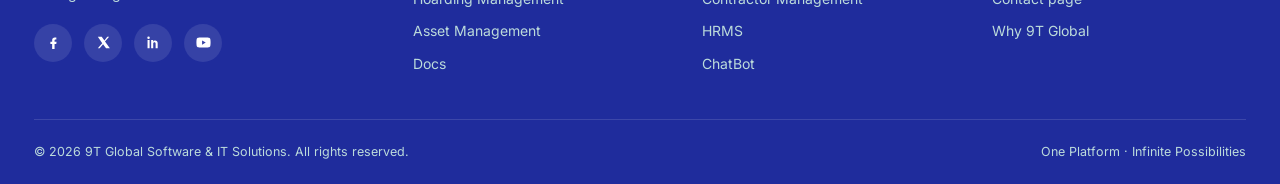
<file: gis.html>
<!DOCTYPE html>
<html lang="en">
<head>
<meta charset="UTF-8">
<meta name="viewport" content="width=device-width, initial-scale=1.0">
<title>GIS Dashboard — 9T Global | GIS &amp; Spatial Analytics</title>
<meta name="description" content="GIS Dashboard by 9T Global: Live maps, layers and location-tagged records — geo-insights for planning and monitoring.">
<link rel="preconnect" href="https://fonts.googleapis.com">
<link rel="preconnect" href="https://fonts.gstatic.com" crossorigin>
<link href="https://fonts.googleapis.com/css2?family=Poppins:wght@400;500;600;700;800&family=Inter:wght@400;500;600;700&family=JetBrains+Mono:wght@400;500;600&display=swap" rel="stylesheet">
<link rel="icon" type="image/png" href="assets/logo.png">
<link rel="stylesheet" href="css/style.css">
</head>
<body>

<!-- ============ TRANSPARENT HEADER ============ -->
<header class="site-header" id="siteHeader">
  <div class="wrap header-row">
    <div class="header-left">
      <button class="hamburger" id="hamburger" aria-label="Open menu">
        <span></span><span></span><span></span>
      </button>
      <a href="index.html" class="logo">
        <img src="assets/logo.png" alt="9T Global — Connecting Possibilities" style="height:64px;width:100px;display:block;">
      </a>
    </div>
    <div class="header-right">
      <a href="contact.html" class="btn btn-orange">Request a Demo</a>
    </div>
  </div>
</header>

<!-- ============ DRAWER MENU ============ -->
<div class="drawer-overlay" id="drawerOverlay"></div>
<aside class="drawer" id="drawer" aria-label="Main menu">
  <div class="drawer-head">
    <a href="index.html" class="logo">
      <img src="assets/logo.png" alt="9T Global logo" class="logo-img" style="width:36px;height:36px;">
      <span class="logo-text"><b>9T Global</b></span>
    </a>
    <button class="drawer-close" id="drawerClose" aria-label="Close menu">✕</button>
  </div>

  <div class="drawer-tiles">
    <a href="index.html" class="dtile"><img src="assets/tile-home.svg" alt=""><b>Home</b></a>
    <a href="products.html" class="dtile"><img src="assets/tile-products.svg" alt=""><b>Products</b></a>
    <a href="solutions.html" class="dtile"><img src="assets/tile-solutions.svg" alt=""><b>Solutions</b></a>
    <a href="about.html" class="dtile"><img src="assets/tile-why.svg" alt=""><b>Why 9T</b></a>
    <a href="contact.html" class="dtile" style="grid-column:1 / -1;"><img src="assets/tile-contact.svg" alt=""><b>Contact Us</b></a>
  </div>

  <div class="drawer-links">
    <h6>Products</h6>
    <a href="cms.html">CMS — Complaint Management</a>
    <a href="gis.html">GIS Dashboard</a>
    <a href="hoarding.html">Hoarding Management</a>
    <a href="asset.html">Asset Management</a>
    <a href="docs.html">Docs — Document Management</a>
    <h6>Solutions</h6>
    <a href="noc.html">NOC Management</a>
    <a href="auction.html">e-Auction</a>
    <a href="contractor.html">Contractor Management</a>
    <a href="hrms.html">HRMS</a>
    <a href="chatbot.html">ChatBot — AI Assistant</a>
  </div>
</aside>

<!-- ============ PRODUCT HERO ============ -->
<section class="product-hero">
  <div class="wrap">
    <div>
      <span class="crumb"><a href="index.html">Home</a><b>›</b><a href="products.html">Products</a><b>›</b>GIS Dashboard</span>
      <span class="modno">MODULE 02</span>
      <h1>GIS Dashboard</h1>
      <div class="sub">Your whole jurisdiction, on one live map.</div>
      <p class="lead">The GIS Dashboard turns every record in the suite into a point on a live map. Complaints, assets, hoardings, works and NOCs appear as layers you can toggle, filter and analyse — so decisions are made by looking at the city, not at spreadsheets.</p>
      <div class="chip-row"><span class="chip">OGC-compliant layers</span><span class="chip">REST API</span><span class="chip">Ward/zone boundary import</span><span class="chip">Heatmap engine</span></div>
      <div class="hero-btns">
        <a href="https://9tsoft.com/" class="btn btn-orange" target="_blank" rel="noopener">Launch Live Demo ↗</a>
        <a href="contact.html" class="btn btn-white-outline">Request Guided Demo</a>
      </div>
    </div>
    <div class="browser-frame">
      <div class="browser-bar">
        <i></i><i></i><i></i>
        <span class="url">https://9tsoft.com/</span>
      </div>
      <img src="assets/gis.svg" alt="GIS Dashboard interface preview">
    </div>
  </div>
</section>

<!-- ============ FEATURES ============ -->
<section class="section">
  <div class="wrap">
    <div class="section-title">
      <span class="eyebrow">Capabilities</span>
      <h2>What GIS Dashboard does for you.</h2>
    </div>
    <div class="feature-grid">
      <div class="feature-card"><div class="fic">🗺️</div><h4>Live layer engine</h4><p>Toggle complaints, assets, hoardings, works and boundaries as separate layers.</p></div>
      <div class="feature-card"><div class="fic">📌</div><h4>Auto geo-tagging</h4><p>Records from every module arrive on the map without manual pinning.</p></div>
      <div class="feature-card"><div class="fic">🔥</div><h4>Heatmaps &amp; clusters</h4><p>Spot complaint hotspots and asset density at a glance.</p></div>
      <div class="feature-card"><div class="fic">📐</div><h4>Ward &amp; zone analytics</h4><p>Boundary-wise counts, trends and comparisons.</p></div>
      <div class="feature-card"><div class="fic">🛰️</div><h4>Multiple base maps</h4><p>Street, satellite and hybrid views with offline tile support.</p></div>
      <div class="feature-card"><div class="fic">📤</div><h4>Export &amp; share</h4><p>Snapshot any view to PDF or share a live link internally.</p></div></div>
  </div>
</section>

<!-- ============ SPEC BAR ============ -->
<section class="section tint" style="padding:44px 0;">
  <div class="wrap">
    <div class="spec-bar"><span class="spec"><b>OGC-compliant layers</b></span><span class="spec"><b>REST API</b></span><span class="spec"><b>Ward/zone boundary import</b></span><span class="spec"><b>Heatmap engine</b></span><span class="spec"><b>Satellite + street base maps</b></span><span class="spec"><b>Cloud or on-premise</b></span></div>
  </div>
</section>

<!-- ============ WORKFLOW ============ -->
<section class="section">
  <div class="wrap">
    <div class="section-title">
      <span class="eyebrow">How it Works</span>
      <h2>The GIS Dashboard workflow.</h2>
    </div>
    <div class="flow-grid">
      <div class="flow-step"><div class="n">01</div><h5>Connect</h5><p>Modules push their records to the map automatically.</p></div>
      <div class="flow-step"><div class="n">02</div><h5>Visualize</h5><p>Layers, filters and time-sliders reveal patterns.</p></div>
      <div class="flow-step"><div class="n">03</div><h5>Analyze</h5><p>Heatmaps and ward analytics quantify what you see.</p></div>
      <div class="flow-step"><div class="n">04</div><h5>Act</h5><p>Assign work directly from the map to the right team.</p></div></div>
  </div>
</section>

<!-- ============ DEMO CTA ============ -->
<section class="section tint">
  <div class="wrap">
    <div class="demo-cta">
      <div>
        <h2>See GIS Dashboard live.</h2>
        <p>Open the sandbox demo right now, or book a guided walkthrough where we map your own workflows into the module.</p>
      </div>
      <div class="btns">
        <a href="https://demo.9tglobal.com/gis" class="btn-demo-live" target="_blank" rel="noopener">▶ demo.9tglobal.com/gis</a>
        <a href="contact.html" class="btn btn-orange">Request Guided Demo</a>
      </div>
    </div>
  </div>
</section>

<!-- ============ OTHER MODULES ============ -->
<section class="section" style="padding-top:0;">
  <div class="wrap">
    <div class="section-title">
      <span class="eyebrow">The Suite</span>
      <h2>Explore more modules.</h2>
    </div>
    <div class="mini-modules"><a href="cms.html">CMS</a><a href="gis.html" class="current">GIS Dashboard</a><a href="hoarding.html">Hoarding Management</a><a href="asset.html">Asset Management</a><a href="docs.html">Docs</a><a href="noc.html">NOC Management</a><a href="auction.html">e-Auction</a><a href="contractor.html">Contractor Management</a><a href="hrms.html">HRMS</a><a href="chatbot.html">ChatBot</a></div>
  </div>
</section>

<!-- ============ FOOTER ============ -->
<footer>
  <div class="wrap">
    <div class="footer-top">
      <div>
        <a href="index.html" class="logo" style="margin-bottom:16px;">
          <img src="assets/logo.png" alt="9T Global logo" class="logo-img" style="width:38px;height:38px;">
          <span class="logo-text"><b style="color:#fff;">9T Global</b></span>
        </a>
        <p style="max-width:280px;">Software &amp; IT Solutions for government bodies and enterprises — one connected, ever-growing suite.</p>
        <div class="social-row">
          <a href="#" aria-label="Facebook"><img src="assets/ic-facebook.svg" alt=""></a>
          <a href="#" aria-label="X (Twitter)"><img src="assets/ic-x.svg" alt=""></a>
          <a href="#" aria-label="LinkedIn"><img src="assets/ic-linkedin.svg" alt=""></a>
          <a href="#" aria-label="YouTube"><img src="assets/ic-youtube.svg" alt=""></a>
        </div>
      </div>
      <div>
        <h6>Products</h6>
        <ul>
          <li><a href="cms.html">CMS</a></li>
          <li><a href="gis.html">GIS Dashboard</a></li>
          <li><a href="hoarding.html">Hoarding Management</a></li>
          <li><a href="asset.html">Asset Management</a></li>
          <li><a href="docs.html">Docs</a></li>
        </ul>
      </div>
      <div>
        <h6>Solutions</h6>
        <ul>
          <li><a href="noc.html">NOC Management</a></li>
          <li><a href="auction.html">e-Auction</a></li>
          <li><a href="contractor.html">Contractor Management</a></li>
          <li><a href="hrms.html">HRMS</a></li>
          <li><a href="chatbot.html">ChatBot</a></li>
        </ul>
      </div>
      <div>
        <h6>Get in Touch</h6>
        <ul>
          <li><a href="mailto:hello@9tglobal.com">hello@9tglobal.com</a></li>
          <li><a href="tel:+911234567890">+91 12345 67890</a></li>
          <li><a href="contact.html">Contact page</a></li>
          <li><a href="about.html">Why 9T Global</a></li>
        </ul>
      </div>
    </div>
    <div class="footer-bottom">
      <span>© <span class="js-year"></span> 9T Global Software &amp; IT Solutions. All rights reserved.</span>
      <span>One Platform · Infinite Possibilities</span>
    </div>
  </div>
</footer>

<!-- ============ FLOATING ============ -->
<div class="float-social" aria-label="Social links">
  <a href="#" aria-label="Facebook"><img src="assets/ic-facebook.svg" alt=""></a>
  <a href="#" aria-label="X (Twitter)"><img src="assets/ic-x.svg" alt=""></a>
  <a href="#" aria-label="LinkedIn"><img src="assets/ic-linkedin.svg" alt=""></a>
  <a href="#" aria-label="YouTube"><img src="assets/ic-youtube.svg" alt=""></a>
</div>

<div class="floating-panel" id="floatPanel">
  <h5>Quick Links</h5>
  <a href="contact.html">Request a Demo</a>
  <a href="products.html">Explore Products</a>
  <a href="solutions.html">Explore Solutions</a>
  <a href="mailto:hello@9tglobal.com">Email Us</a>
</div>
<div class="floating-cta">
  <button class="fab" id="fabBtn">✦ Suite Planner</button>
</div>

<script src="js/main.js"></script>
</body>
</html>
</file>
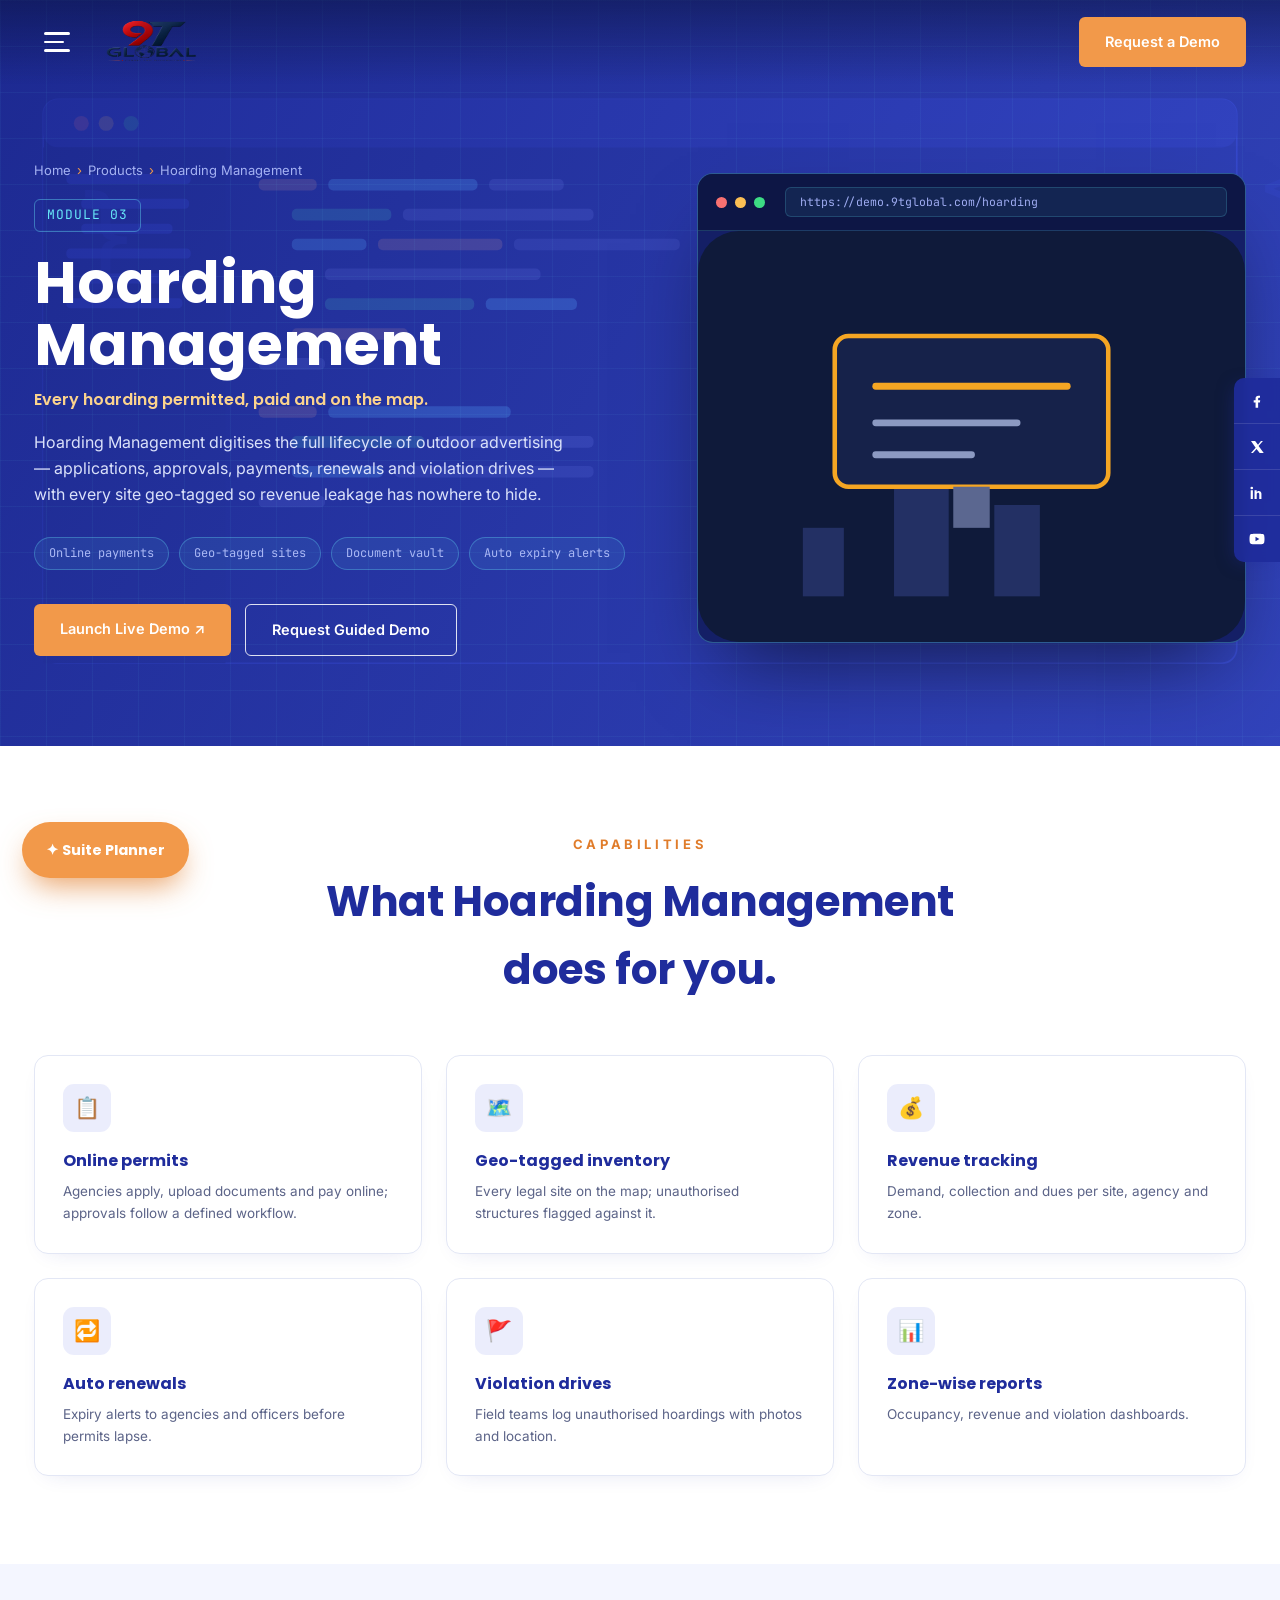
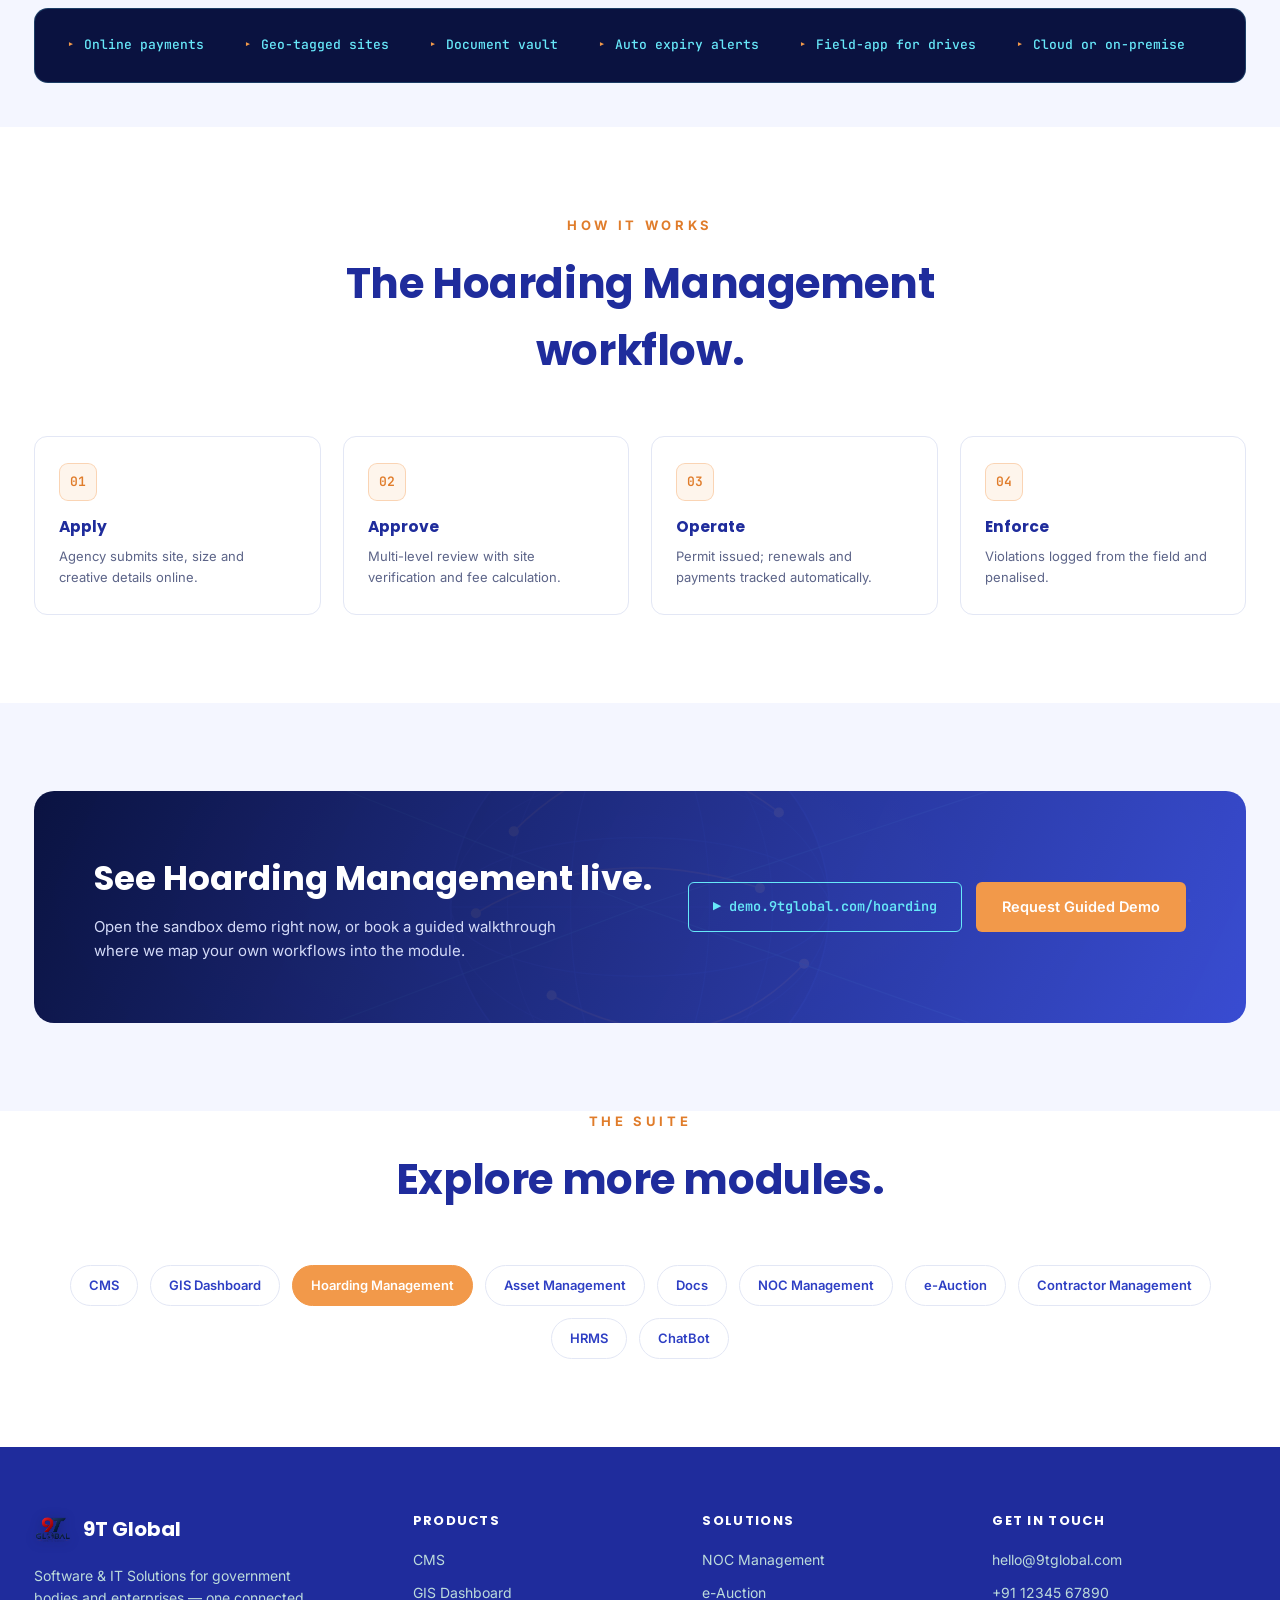
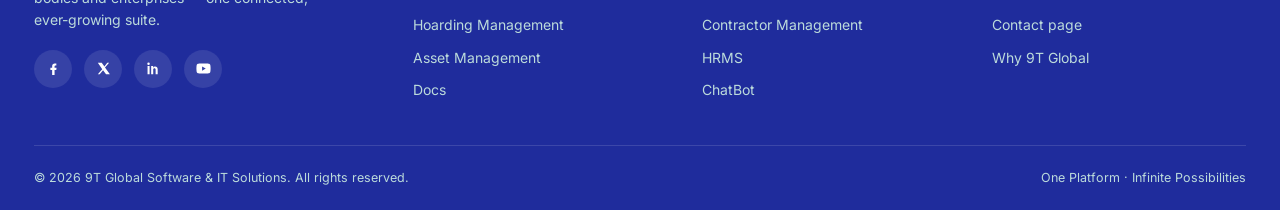
<file: hoarding.html>
<!DOCTYPE html>
<html lang="en">
<head>
<meta charset="UTF-8">
<meta name="viewport" content="width=device-width, initial-scale=1.0">
<title>Hoarding Management — 9T Global | Advertisement Control</title>
<meta name="description" content="Hoarding Management by 9T Global: Manage permits, locations and renewals while tracking revenue against every site.">
<link rel="preconnect" href="https://fonts.googleapis.com">
<link rel="preconnect" href="https://fonts.gstatic.com" crossorigin>
<link href="https://fonts.googleapis.com/css2?family=Poppins:wght@400;500;600;700;800&family=Inter:wght@400;500;600;700&family=JetBrains+Mono:wght@400;500;600&display=swap" rel="stylesheet">
<link rel="icon" type="image/png" href="assets/logo.png">
<link rel="stylesheet" href="css/style.css">
</head>
<body>

<!-- ============ TRANSPARENT HEADER ============ -->
<header class="site-header" id="siteHeader">
  <div class="wrap header-row">
    <div class="header-left">
      <button class="hamburger" id="hamburger" aria-label="Open menu">
        <span></span><span></span><span></span>
      </button>
    <a href="index.html" class="logo">
        <img src="assets/logo.png" alt="9T Global — Connecting Possibilities" style="height:64px;width:100px;display:block;">
      </a>
    </div>
    <div class="header-right">
      <a href="contact.html" class="btn btn-orange">Request a Demo</a>
    </div>
  </div>
</header>

<!-- ============ DRAWER MENU ============ -->
<div class="drawer-overlay" id="drawerOverlay"></div>
<aside class="drawer" id="drawer" aria-label="Main menu">
  <div class="drawer-head">
    <a href="index.html" class="logo">
      <img src="assets/logo.png" alt="9T Global logo" class="logo-img" style="width:36px;height:36px;">
      <span class="logo-text"><b>9T Global</b></span>
    </a>
    <button class="drawer-close" id="drawerClose" aria-label="Close menu">✕</button>
  </div>

  <div class="drawer-tiles">
    <a href="index.html" class="dtile"><img src="assets/tile-home.svg" alt=""><b>Home</b></a>
    <a href="products.html" class="dtile"><img src="assets/tile-products.svg" alt=""><b>Products</b></a>
    <a href="solutions.html" class="dtile"><img src="assets/tile-solutions.svg" alt=""><b>Solutions</b></a>
    <a href="about.html" class="dtile"><img src="assets/tile-why.svg" alt=""><b>Why 9T</b></a>
    <a href="contact.html" class="dtile" style="grid-column:1 / -1;"><img src="assets/tile-contact.svg" alt=""><b>Contact Us</b></a>
  </div>

  <div class="drawer-links">
    <h6>Products</h6>
    <a href="cms.html">CMS — Complaint Management</a>
    <a href="gis.html">GIS Dashboard</a>
    <a href="hoarding.html">Hoarding Management</a>
    <a href="asset.html">Asset Management</a>
    <a href="docs.html">Docs — Document Management</a>
    <h6>Solutions</h6>
    <a href="noc.html">NOC Management</a>
    <a href="auction.html">e-Auction</a>
    <a href="contractor.html">Contractor Management</a>
    <a href="hrms.html">HRMS</a>
    <a href="chatbot.html">ChatBot — AI Assistant</a>
  </div>
</aside>

<!-- ============ PRODUCT HERO ============ -->
<section class="product-hero">
  <div class="wrap">
    <div>
      <span class="crumb"><a href="index.html">Home</a><b>›</b><a href="products.html">Products</a><b>›</b>Hoarding Management</span>
      <span class="modno">MODULE 03</span>
      <h1>Hoarding Management</h1>
      <div class="sub">Every hoarding permitted, paid and on the map.</div>
      <p class="lead">Hoarding Management digitises the full lifecycle of outdoor advertising — applications, approvals, payments, renewals and violation drives — with every site geo-tagged so revenue leakage has nowhere to hide.</p>
      <div class="chip-row"><span class="chip">Online payments</span><span class="chip">Geo-tagged sites</span><span class="chip">Document vault</span><span class="chip">Auto expiry alerts</span></div>
      <div class="hero-btns">
        <a href="https://demo.9tglobal.com/hoarding" class="btn btn-orange" target="_blank" rel="noopener">Launch Live Demo ↗</a>
        <a href="contact.html" class="btn btn-white-outline">Request Guided Demo</a>
      </div>
    </div>
    <div class="browser-frame">
      <div class="browser-bar">
        <i></i><i></i><i></i>
        <span class="url">https://demo.9tglobal.com/hoarding</span>
      </div>
      <img src="assets/hoarding.svg" alt="Hoarding Management interface preview">
    </div>
  </div>
</section>

<!-- ============ FEATURES ============ -->
<section class="section">
  <div class="wrap">
    <div class="section-title">
      <span class="eyebrow">Capabilities</span>
      <h2>What Hoarding Management does for you.</h2>
    </div>
    <div class="feature-grid">
      <div class="feature-card"><div class="fic">📋</div><h4>Online permits</h4><p>Agencies apply, upload documents and pay online; approvals follow a defined workflow.</p></div>
      <div class="feature-card"><div class="fic">🗺️</div><h4>Geo-tagged inventory</h4><p>Every legal site on the map; unauthorised structures flagged against it.</p></div>
      <div class="feature-card"><div class="fic">💰</div><h4>Revenue tracking</h4><p>Demand, collection and dues per site, agency and zone.</p></div>
      <div class="feature-card"><div class="fic">🔁</div><h4>Auto renewals</h4><p>Expiry alerts to agencies and officers before permits lapse.</p></div>
      <div class="feature-card"><div class="fic">🚩</div><h4>Violation drives</h4><p>Field teams log unauthorised hoardings with photos and location.</p></div>
      <div class="feature-card"><div class="fic">📊</div><h4>Zone-wise reports</h4><p>Occupancy, revenue and violation dashboards.</p></div></div>
  </div>
</section>

<!-- ============ SPEC BAR ============ -->
<section class="section tint" style="padding:44px 0;">
  <div class="wrap">
    <div class="spec-bar"><span class="spec"><b>Online payments</b></span><span class="spec"><b>Geo-tagged sites</b></span><span class="spec"><b>Document vault</b></span><span class="spec"><b>Auto expiry alerts</b></span><span class="spec"><b>Field-app for drives</b></span><span class="spec"><b>Cloud or on-premise</b></span></div>
  </div>
</section>

<!-- ============ WORKFLOW ============ -->
<section class="section">
  <div class="wrap">
    <div class="section-title">
      <span class="eyebrow">How it Works</span>
      <h2>The Hoarding Management workflow.</h2>
    </div>
    <div class="flow-grid">
      <div class="flow-step"><div class="n">01</div><h5>Apply</h5><p>Agency submits site, size and creative details online.</p></div>
      <div class="flow-step"><div class="n">02</div><h5>Approve</h5><p>Multi-level review with site verification and fee calculation.</p></div>
      <div class="flow-step"><div class="n">03</div><h5>Operate</h5><p>Permit issued; renewals and payments tracked automatically.</p></div>
      <div class="flow-step"><div class="n">04</div><h5>Enforce</h5><p>Violations logged from the field and penalised.</p></div></div>
  </div>
</section>

<!-- ============ DEMO CTA ============ -->
<section class="section tint">
  <div class="wrap">
    <div class="demo-cta">
      <div>
        <h2>See Hoarding Management live.</h2>
        <p>Open the sandbox demo right now, or book a guided walkthrough where we map your own workflows into the module.</p>
      </div>
      <div class="btns">
        <a href="https://banner.9tsoft.com/" class="btn-demo-live" target="_blank" rel="noopener">▶ demo.9tglobal.com/hoarding</a>
        <a href="contact.html" class="btn btn-orange">Request Guided Demo</a>
      </div>
    </div>
  </div>
</section>

<!-- ============ OTHER MODULES ============ -->
<section class="section" style="padding-top:0;">
  <div class="wrap">
    <div class="section-title">
      <span class="eyebrow">The Suite</span>
      <h2>Explore more modules.</h2>
    </div>
    <div class="mini-modules"><a href="cms.html">CMS</a><a href="gis.html">GIS Dashboard</a><a href="hoarding.html" class="current">Hoarding Management</a><a href="asset.html">Asset Management</a><a href="docs.html">Docs</a><a href="noc.html">NOC Management</a><a href="auction.html">e-Auction</a><a href="contractor.html">Contractor Management</a><a href="hrms.html">HRMS</a><a href="chatbot.html">ChatBot</a></div>
  </div>
</section>

<!-- ============ FOOTER ============ -->
<footer>
  <div class="wrap">
    <div class="footer-top">
      <div>
        <a href="index.html" class="logo" style="margin-bottom:16px;">
          <img src="assets/logo.png" alt="9T Global logo" class="logo-img" style="width:38px;height:38px;">
          <span class="logo-text"><b style="color:#fff;">9T Global</b></span>
        </a>
        <p style="max-width:280px;">Software &amp; IT Solutions for government bodies and enterprises — one connected, ever-growing suite.</p>
        <div class="social-row">
          <a href="#" aria-label="Facebook"><img src="assets/ic-facebook.svg" alt=""></a>
          <a href="#" aria-label="X (Twitter)"><img src="assets/ic-x.svg" alt=""></a>
          <a href="#" aria-label="LinkedIn"><img src="assets/ic-linkedin.svg" alt=""></a>
          <a href="#" aria-label="YouTube"><img src="assets/ic-youtube.svg" alt=""></a>
        </div>
      </div>
      <div>
        <h6>Products</h6>
        <ul>
          <li><a href="cms.html">CMS</a></li>
          <li><a href="gis.html">GIS Dashboard</a></li>
          <li><a href="hoarding.html">Hoarding Management</a></li>
          <li><a href="asset.html">Asset Management</a></li>
          <li><a href="docs.html">Docs</a></li>
        </ul>
      </div>
      <div>
        <h6>Solutions</h6>
        <ul>
          <li><a href="noc.html">NOC Management</a></li>
          <li><a href="auction.html">e-Auction</a></li>
          <li><a href="contractor.html">Contractor Management</a></li>
          <li><a href="hrms.html">HRMS</a></li>
          <li><a href="chatbot.html">ChatBot</a></li>
        </ul>
      </div>
      <div>
        <h6>Get in Touch</h6>
        <ul>
          <li><a href="mailto:hello@9tglobal.com">hello@9tglobal.com</a></li>
          <li><a href="tel:+911234567890">+91 12345 67890</a></li>
          <li><a href="contact.html">Contact page</a></li>
          <li><a href="about.html">Why 9T Global</a></li>
        </ul>
      </div>
    </div>
    <div class="footer-bottom">
      <span>© <span class="js-year"></span> 9T Global Software &amp; IT Solutions. All rights reserved.</span>
      <span>One Platform · Infinite Possibilities</span>
    </div>
  </div>
</footer>

<!-- ============ FLOATING ============ -->
<div class="float-social" aria-label="Social links">
  <a href="#" aria-label="Facebook"><img src="assets/ic-facebook.svg" alt=""></a>
  <a href="#" aria-label="X (Twitter)"><img src="assets/ic-x.svg" alt=""></a>
  <a href="#" aria-label="LinkedIn"><img src="assets/ic-linkedin.svg" alt=""></a>
  <a href="#" aria-label="YouTube"><img src="assets/ic-youtube.svg" alt=""></a>
</div>

<div class="floating-panel" id="floatPanel">
  <h5>Quick Links</h5>
  <a href="contact.html">Request a Demo</a>
  <a href="products.html">Explore Products</a>
  <a href="solutions.html">Explore Solutions</a>
  <a href="mailto:hello@9tglobal.com">Email Us</a>
</div>
<div class="floating-cta">
  <button class="fab" id="fabBtn">✦ Suite Planner</button>
</div>

<script src="js/main.js"></script>
</body>
</html>
</file>
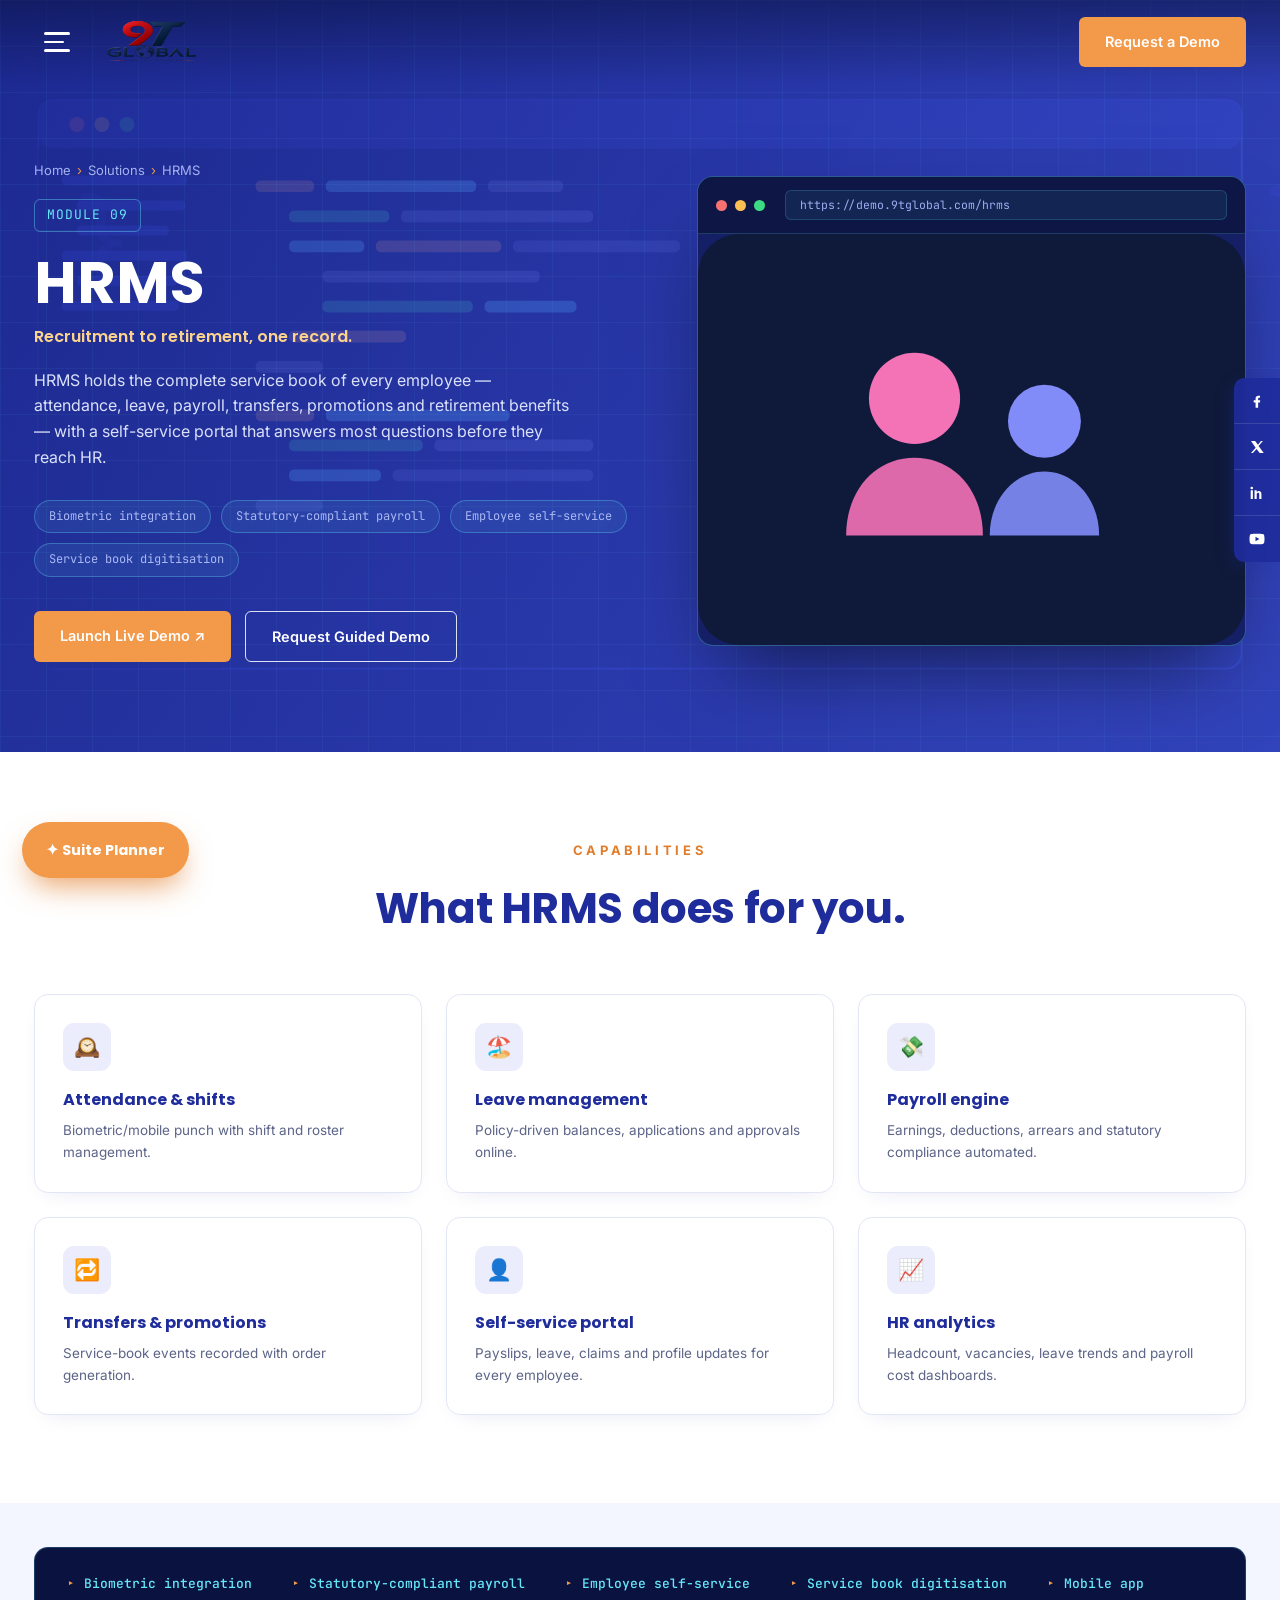
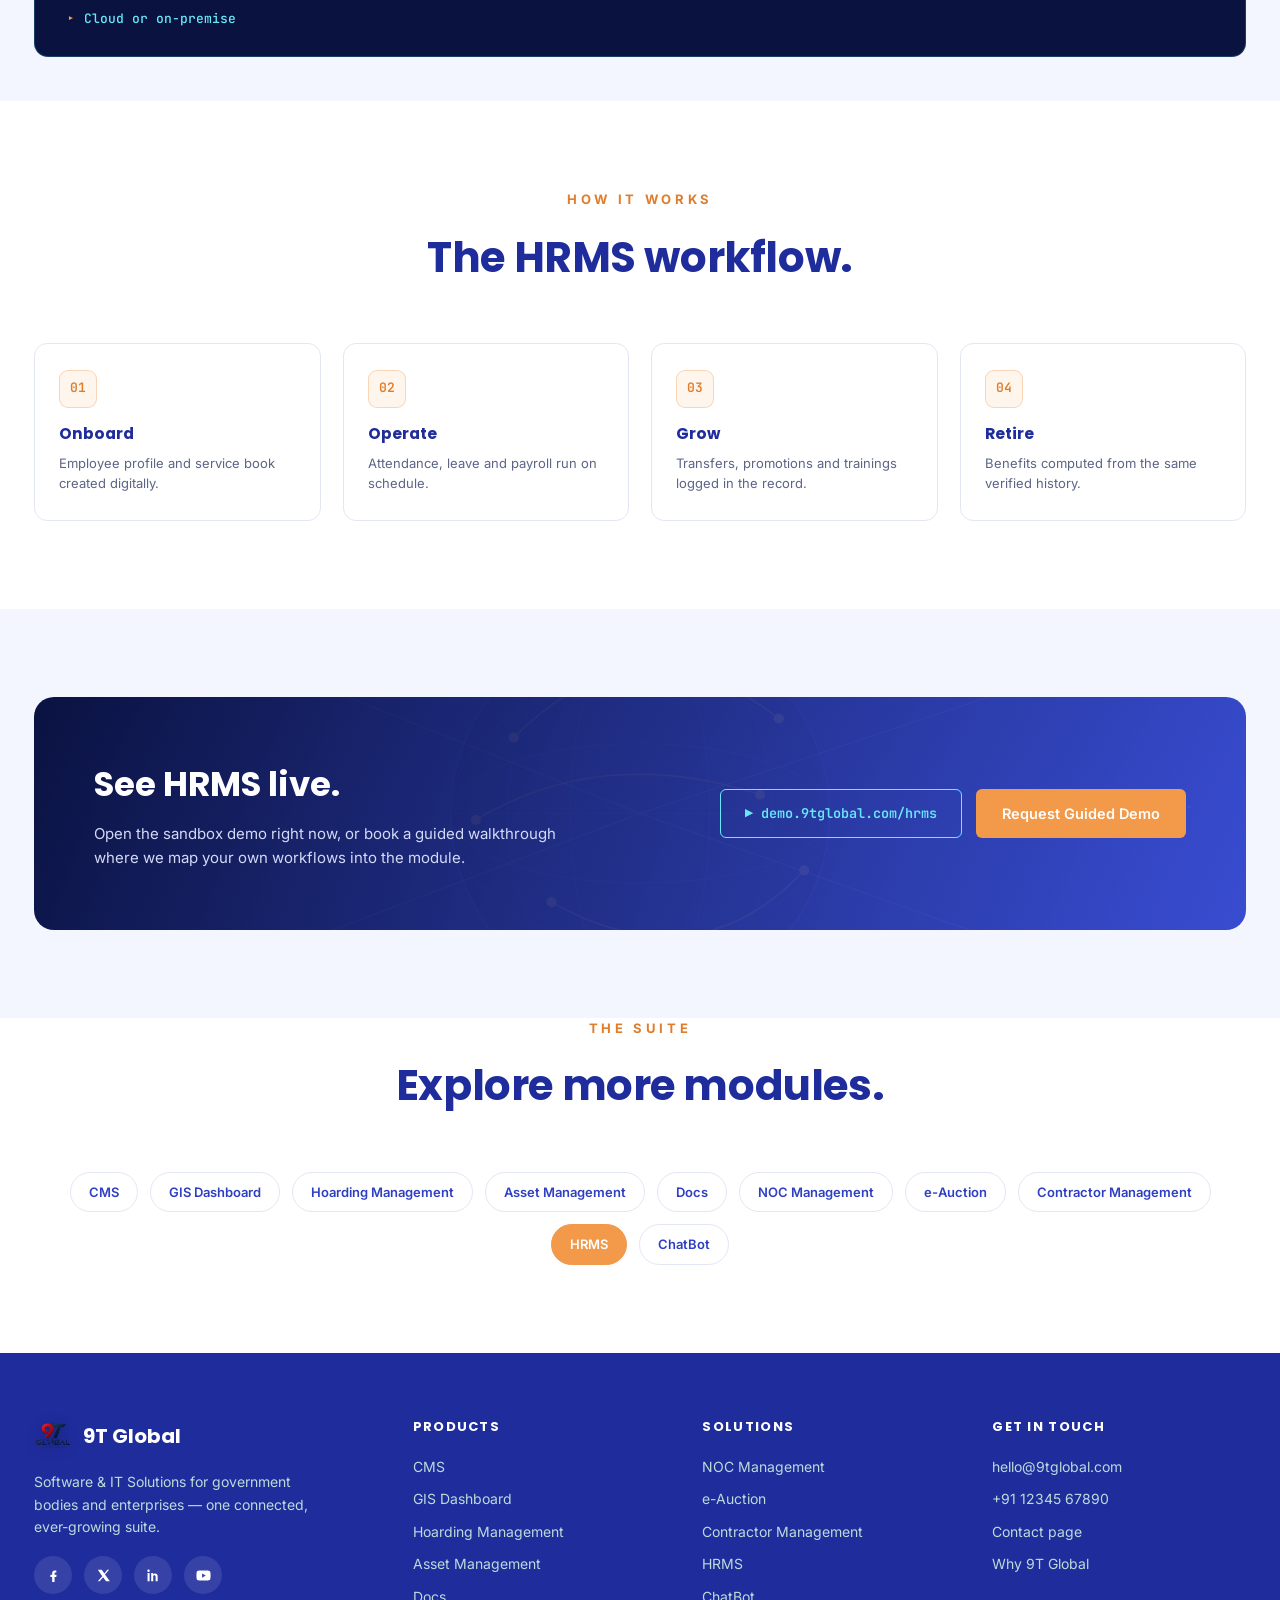
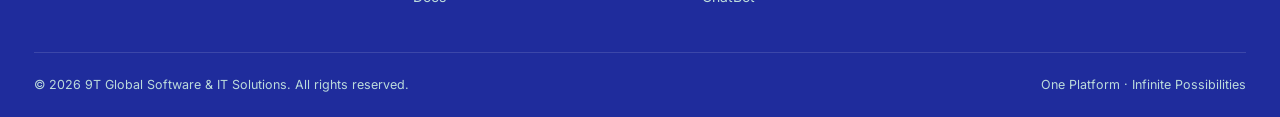
<file: hrms.html>
<!DOCTYPE html>
<html lang="en">
<head>
<meta charset="UTF-8">
<meta name="viewport" content="width=device-width, initial-scale=1.0">
<title>HRMS — 9T Global | Human Resources</title>
<meta name="description" content="HRMS by 9T Global: Attendance, payroll and leave in one place — recruitment to retirement, self-serve.">
<link rel="preconnect" href="https://fonts.googleapis.com">
<link rel="preconnect" href="https://fonts.gstatic.com" crossorigin>
<link href="https://fonts.googleapis.com/css2?family=Poppins:wght@400;500;600;700;800&family=Inter:wght@400;500;600;700&family=JetBrains+Mono:wght@400;500;600&display=swap" rel="stylesheet">
<link rel="icon" type="image/png" href="assets/logo.png">
<link rel="stylesheet" href="css/style.css">
</head>
<body>

<!-- ============ TRANSPARENT HEADER ============ -->
<header class="site-header" id="siteHeader">
  <div class="wrap header-row">
    <div class="header-left">
      <button class="hamburger" id="hamburger" aria-label="Open menu">
        <span></span><span></span><span></span>
      </button>
     <a href="index.html" class="logo">
        <img src="assets/logo.png" alt="9T Global — Connecting Possibilities" style="height:64px;width:100px;display:block;">
      </a>
    </div>
    <div class="header-right">
      <a href="contact.html" class="btn btn-orange">Request a Demo</a>
    </div>
  </div>
</header>

<!-- ============ DRAWER MENU ============ -->
<div class="drawer-overlay" id="drawerOverlay"></div>
<aside class="drawer" id="drawer" aria-label="Main menu">
  <div class="drawer-head">
    <a href="index.html" class="logo">
      <img src="assets/logo.png" alt="9T Global logo" class="logo-img" style="width:36px;height:36px;">
      <span class="logo-text"><b>9T Global</b></span>
    </a>
    <button class="drawer-close" id="drawerClose" aria-label="Close menu">✕</button>
  </div>

  <div class="drawer-tiles">
    <a href="index.html" class="dtile"><img src="assets/tile-home.svg" alt=""><b>Home</b></a>
    <a href="products.html" class="dtile"><img src="assets/tile-products.svg" alt=""><b>Products</b></a>
    <a href="solutions.html" class="dtile"><img src="assets/tile-solutions.svg" alt=""><b>Solutions</b></a>
    <a href="about.html" class="dtile"><img src="assets/tile-why.svg" alt=""><b>Why 9T</b></a>
    <a href="contact.html" class="dtile" style="grid-column:1 / -1;"><img src="assets/tile-contact.svg" alt=""><b>Contact Us</b></a>
  </div>

  <div class="drawer-links">
    <h6>Products</h6>
    <a href="cms.html">CMS — Complaint Management</a>
    <a href="gis.html">GIS Dashboard</a>
    <a href="hoarding.html">Hoarding Management</a>
    <a href="asset.html">Asset Management</a>
    <a href="docs.html">Docs — Document Management</a>
    <h6>Solutions</h6>
    <a href="noc.html">NOC Management</a>
    <a href="auction.html">e-Auction</a>
    <a href="contractor.html">Contractor Management</a>
    <a href="hrms.html">HRMS</a>
    <a href="chatbot.html">ChatBot — AI Assistant</a>
  </div>
</aside>

<!-- ============ PRODUCT HERO ============ -->
<section class="product-hero">
  <div class="wrap">
    <div>
      <span class="crumb"><a href="index.html">Home</a><b>›</b><a href="solutions.html">Solutions</a><b>›</b>HRMS</span>
      <span class="modno">MODULE 09</span>
      <h1>HRMS</h1>
      <div class="sub">Recruitment to retirement, one record.</div>
      <p class="lead">HRMS holds the complete service book of every employee — attendance, leave, payroll, transfers, promotions and retirement benefits — with a self-service portal that answers most questions before they reach HR.</p>
      <div class="chip-row"><span class="chip">Biometric integration</span><span class="chip">Statutory-compliant payroll</span><span class="chip">Employee self-service</span><span class="chip">Service book digitisation</span></div>
      <div class="hero-btns">
        <a href="https://demo.9tglobal.com/hrms" class="btn btn-orange" target="_blank" rel="noopener">Launch Live Demo ↗</a>
        <a href="contact.html" class="btn btn-white-outline">Request Guided Demo</a>
      </div>
    </div>
    <div class="browser-frame">
      <div class="browser-bar">
        <i></i><i></i><i></i>
        <span class="url">https://demo.9tglobal.com/hrms</span>
      </div>
      <img src="assets/hrms.svg" alt="HRMS interface preview">
    </div>
  </div>
</section>

<!-- ============ FEATURES ============ -->
<section class="section">
  <div class="wrap">
    <div class="section-title">
      <span class="eyebrow">Capabilities</span>
      <h2>What HRMS does for you.</h2>
    </div>
    <div class="feature-grid">
      <div class="feature-card"><div class="fic">🕰️</div><h4>Attendance &amp; shifts</h4><p>Biometric/mobile punch with shift and roster management.</p></div>
      <div class="feature-card"><div class="fic">🏖️</div><h4>Leave management</h4><p>Policy-driven balances, applications and approvals online.</p></div>
      <div class="feature-card"><div class="fic">💸</div><h4>Payroll engine</h4><p>Earnings, deductions, arrears and statutory compliance automated.</p></div>
      <div class="feature-card"><div class="fic">🔁</div><h4>Transfers &amp; promotions</h4><p>Service-book events recorded with order generation.</p></div>
      <div class="feature-card"><div class="fic">👤</div><h4>Self-service portal</h4><p>Payslips, leave, claims and profile updates for every employee.</p></div>
      <div class="feature-card"><div class="fic">📈</div><h4>HR analytics</h4><p>Headcount, vacancies, leave trends and payroll cost dashboards.</p></div></div>
  </div>
</section>

<!-- ============ SPEC BAR ============ -->
<section class="section tint" style="padding:44px 0;">
  <div class="wrap">
    <div class="spec-bar"><span class="spec"><b>Biometric integration</b></span><span class="spec"><b>Statutory-compliant payroll</b></span><span class="spec"><b>Employee self-service</b></span><span class="spec"><b>Service book digitisation</b></span><span class="spec"><b>Mobile app</b></span><span class="spec"><b>Cloud or on-premise</b></span></div>
  </div>
</section>

<!-- ============ WORKFLOW ============ -->
<section class="section">
  <div class="wrap">
    <div class="section-title">
      <span class="eyebrow">How it Works</span>
      <h2>The HRMS workflow.</h2>
    </div>
    <div class="flow-grid">
      <div class="flow-step"><div class="n">01</div><h5>Onboard</h5><p>Employee profile and service book created digitally.</p></div>
      <div class="flow-step"><div class="n">02</div><h5>Operate</h5><p>Attendance, leave and payroll run on schedule.</p></div>
      <div class="flow-step"><div class="n">03</div><h5>Grow</h5><p>Transfers, promotions and trainings logged in the record.</p></div>
      <div class="flow-step"><div class="n">04</div><h5>Retire</h5><p>Benefits computed from the same verified history.</p></div></div>
  </div>
</section>

<!-- ============ DEMO CTA ============ -->
<section class="section tint">
  <div class="wrap">
    <div class="demo-cta">
      <div>
        <h2>See HRMS live.</h2>
        <p>Open the sandbox demo right now, or book a guided walkthrough where we map your own workflows into the module.</p>
      </div>
      <div class="btns">
        <a href="https://demo.9tglobal.com/hrms" class="btn-demo-live" target="_blank" rel="noopener">▶ demo.9tglobal.com/hrms</a>
        <a href="contact.html" class="btn btn-orange">Request Guided Demo</a>
      </div>
    </div>
  </div>
</section>

<!-- ============ OTHER MODULES ============ -->
<section class="section" style="padding-top:0;">
  <div class="wrap">
    <div class="section-title">
      <span class="eyebrow">The Suite</span>
      <h2>Explore more modules.</h2>
    </div>
    <div class="mini-modules"><a href="cms.html">CMS</a><a href="gis.html">GIS Dashboard</a><a href="hoarding.html">Hoarding Management</a><a href="asset.html">Asset Management</a><a href="docs.html">Docs</a><a href="noc.html">NOC Management</a><a href="auction.html">e-Auction</a><a href="contractor.html">Contractor Management</a><a href="hrms.html" class="current">HRMS</a><a href="chatbot.html">ChatBot</a></div>
  </div>
</section>

<!-- ============ FOOTER ============ -->
<footer>
  <div class="wrap">
    <div class="footer-top">
      <div>
        <a href="index.html" class="logo" style="margin-bottom:16px;">
          <img src="assets/logo.png" alt="9T Global logo" class="logo-img" style="width:38px;height:38px;">
          <span class="logo-text"><b style="color:#fff;">9T Global</b></span>
        </a>
        <p style="max-width:280px;">Software &amp; IT Solutions for government bodies and enterprises — one connected, ever-growing suite.</p>
        <div class="social-row">
          <a href="#" aria-label="Facebook"><img src="assets/ic-facebook.svg" alt=""></a>
          <a href="#" aria-label="X (Twitter)"><img src="assets/ic-x.svg" alt=""></a>
          <a href="#" aria-label="LinkedIn"><img src="assets/ic-linkedin.svg" alt=""></a>
          <a href="#" aria-label="YouTube"><img src="assets/ic-youtube.svg" alt=""></a>
        </div>
      </div>
      <div>
        <h6>Products</h6>
        <ul>
          <li><a href="cms.html">CMS</a></li>
          <li><a href="gis.html">GIS Dashboard</a></li>
          <li><a href="hoarding.html">Hoarding Management</a></li>
          <li><a href="asset.html">Asset Management</a></li>
          <li><a href="docs.html">Docs</a></li>
        </ul>
      </div>
      <div>
        <h6>Solutions</h6>
        <ul>
          <li><a href="noc.html">NOC Management</a></li>
          <li><a href="auction.html">e-Auction</a></li>
          <li><a href="contractor.html">Contractor Management</a></li>
          <li><a href="hrms.html">HRMS</a></li>
          <li><a href="chatbot.html">ChatBot</a></li>
        </ul>
      </div>
      <div>
        <h6>Get in Touch</h6>
        <ul>
          <li><a href="mailto:hello@9tglobal.com">hello@9tglobal.com</a></li>
          <li><a href="tel:+911234567890">+91 12345 67890</a></li>
          <li><a href="contact.html">Contact page</a></li>
          <li><a href="about.html">Why 9T Global</a></li>
        </ul>
      </div>
    </div>
    <div class="footer-bottom">
      <span>© <span class="js-year"></span> 9T Global Software &amp; IT Solutions. All rights reserved.</span>
      <span>One Platform · Infinite Possibilities</span>
    </div>
  </div>
</footer>

<!-- ============ FLOATING ============ -->
<div class="float-social" aria-label="Social links">
  <a href="#" aria-label="Facebook"><img src="assets/ic-facebook.svg" alt=""></a>
  <a href="#" aria-label="X (Twitter)"><img src="assets/ic-x.svg" alt=""></a>
  <a href="#" aria-label="LinkedIn"><img src="assets/ic-linkedin.svg" alt=""></a>
  <a href="#" aria-label="YouTube"><img src="assets/ic-youtube.svg" alt=""></a>
</div>

<div class="floating-panel" id="floatPanel">
  <h5>Quick Links</h5>
  <a href="contact.html">Request a Demo</a>
  <a href="products.html">Explore Products</a>
  <a href="solutions.html">Explore Solutions</a>
  <a href="mailto:hello@9tglobal.com">Email Us</a>
</div>
<div class="floating-cta">
  <button class="fab" id="fabBtn">✦ Suite Planner</button>
</div>

<script src="js/main.js"></script>
</body>
</html>
</file>
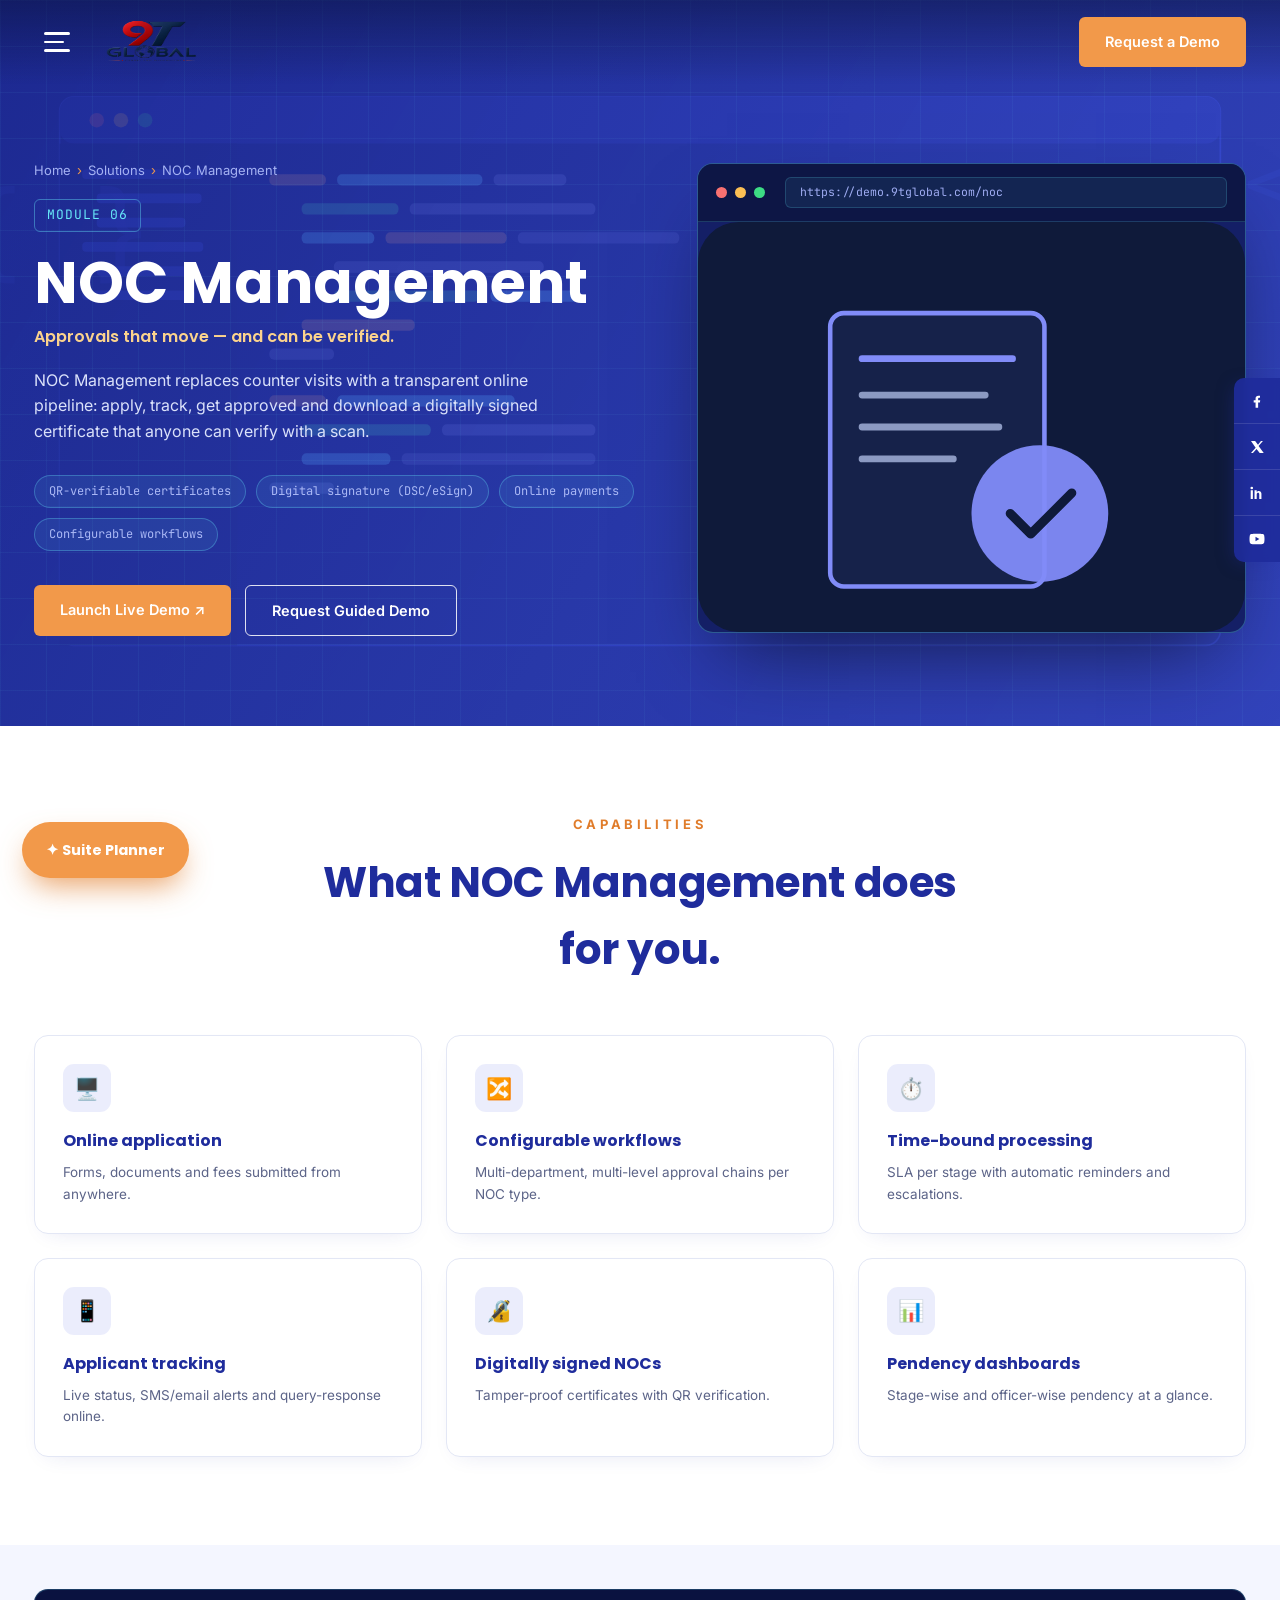
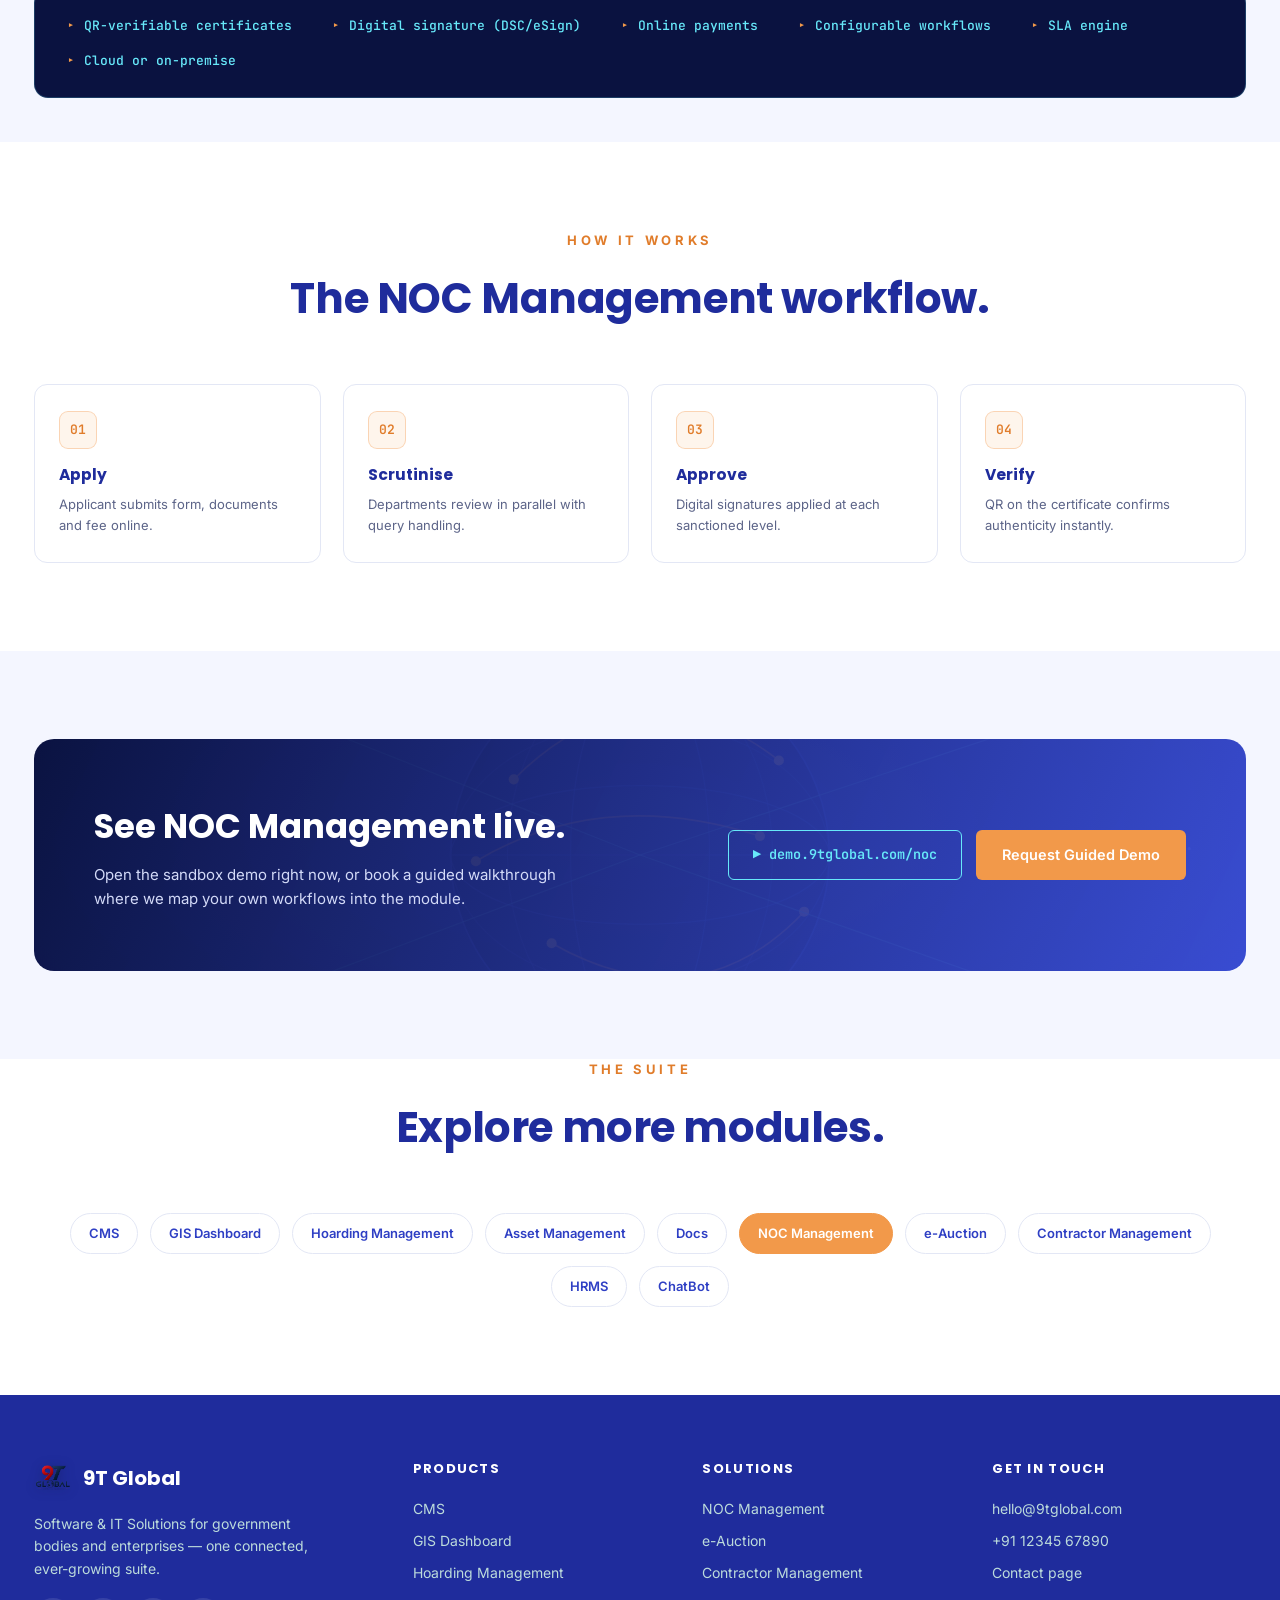
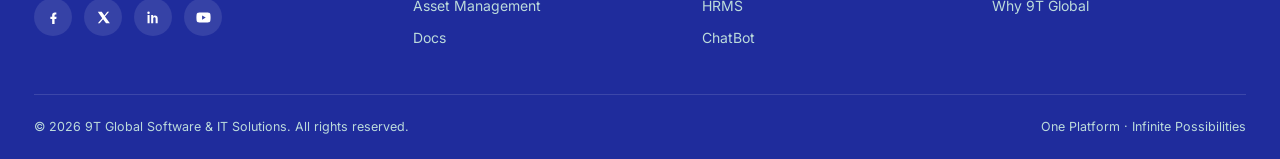
<file: noc.html>
<!DOCTYPE html>
<html lang="en">
<head>
<meta charset="UTF-8">
<meta name="viewport" content="width=device-width, initial-scale=1.0">
<title>NOC Management — 9T Global | No Objection Certificate</title>
<meta name="description" content="NOC Management by 9T Global: Online application, automated workflow and digitally verifiable certificates.">
<link rel="preconnect" href="https://fonts.googleapis.com">
<link rel="preconnect" href="https://fonts.gstatic.com" crossorigin>
<link href="https://fonts.googleapis.com/css2?family=Poppins:wght@400;500;600;700;800&family=Inter:wght@400;500;600;700&family=JetBrains+Mono:wght@400;500;600&display=swap" rel="stylesheet">
<link rel="icon" type="image/png" href="assets/logo.png">
<link rel="stylesheet" href="css/style.css">
</head>
<body>

<!-- ============ TRANSPARENT HEADER ============ -->
<header class="site-header" id="siteHeader">
  <div class="wrap header-row">
    <div class="header-left">
      <button class="hamburger" id="hamburger" aria-label="Open menu">
        <span></span><span></span><span></span>
      </button>
      <a href="index.html" class="logo">
        <img src="assets/logo.png" alt="9T Global — Connecting Possibilities" style="height:64px;width:100px;display:block;">
      </a>
    </div>
    <div class="header-right">
      <a href="contact.html" class="btn btn-orange">Request a Demo</a>
    </div>
  </div>
</header>

<!-- ============ DRAWER MENU ============ -->
<div class="drawer-overlay" id="drawerOverlay"></div>
<aside class="drawer" id="drawer" aria-label="Main menu">
  <div class="drawer-head">
    <a href="index.html" class="logo">
      <img src="assets/logo.png" alt="9T Global logo" class="logo-img" style="width:36px;height:36px;">
      <span class="logo-text"><b>9T Global</b></span>
    </a>
    <button class="drawer-close" id="drawerClose" aria-label="Close menu">✕</button>
  </div>

  <div class="drawer-tiles">
    <a href="index.html" class="dtile"><img src="assets/tile-home.svg" alt=""><b>Home</b></a>
    <a href="products.html" class="dtile"><img src="assets/tile-products.svg" alt=""><b>Products</b></a>
    <a href="solutions.html" class="dtile"><img src="assets/tile-solutions.svg" alt=""><b>Solutions</b></a>
    <a href="about.html" class="dtile"><img src="assets/tile-why.svg" alt=""><b>Why 9T</b></a>
    <a href="contact.html" class="dtile" style="grid-column:1 / -1;"><img src="assets/tile-contact.svg" alt=""><b>Contact Us</b></a>
  </div>

  <div class="drawer-links">
    <h6>Products</h6>
    <a href="cms.html">CMS — Complaint Management</a>
    <a href="gis.html">GIS Dashboard</a>
    <a href="hoarding.html">Hoarding Management</a>
    <a href="asset.html">Asset Management</a>
    <a href="docs.html">Docs — Document Management</a>
    <h6>Solutions</h6>
    <a href="noc.html">NOC Management</a>
    <a href="auction.html">e-Auction</a>
    <a href="contractor.html">Contractor Management</a>
    <a href="hrms.html">HRMS</a>
    <a href="chatbot.html">ChatBot — AI Assistant</a>
  </div>
</aside>

<!-- ============ PRODUCT HERO ============ -->
<section class="product-hero">
  <div class="wrap">
    <div>
      <span class="crumb"><a href="index.html">Home</a><b>›</b><a href="solutions.html">Solutions</a><b>›</b>NOC Management</span>
      <span class="modno">MODULE 06</span>
      <h1>NOC Management</h1>
      <div class="sub">Approvals that move — and can be verified.</div>
      <p class="lead">NOC Management replaces counter visits with a transparent online pipeline: apply, track, get approved and download a digitally signed certificate that anyone can verify with a scan.</p>
      <div class="chip-row"><span class="chip">QR-verifiable certificates</span><span class="chip">Digital signature (DSC/eSign)</span><span class="chip">Online payments</span><span class="chip">Configurable workflows</span></div>
      <div class="hero-btns">
        <a href="https://noc.9tsoft.com/" class="btn btn-orange" target="_blank" rel="noopener">Launch Live Demo ↗</a>
        <a href="contact.html" class="btn btn-white-outline">Request Guided Demo</a>
      </div>
    </div>
    <div class="browser-frame">
      <div class="browser-bar">
        <i></i><i></i><i></i>
        <span class="url">https://demo.9tglobal.com/noc</span>
      </div>
      <img src="assets/noc.svg" alt="NOC Management interface preview">
    </div>
  </div>
</section>

<!-- ============ FEATURES ============ -->
<section class="section">
  <div class="wrap">
    <div class="section-title">
      <span class="eyebrow">Capabilities</span>
      <h2>What NOC Management does for you.</h2>
    </div>
    <div class="feature-grid">
      <div class="feature-card"><div class="fic">🖥️</div><h4>Online application</h4><p>Forms, documents and fees submitted from anywhere.</p></div>
      <div class="feature-card"><div class="fic">🔀</div><h4>Configurable workflows</h4><p>Multi-department, multi-level approval chains per NOC type.</p></div>
      <div class="feature-card"><div class="fic">⏱️</div><h4>Time-bound processing</h4><p>SLA per stage with automatic reminders and escalations.</p></div>
      <div class="feature-card"><div class="fic">📱</div><h4>Applicant tracking</h4><p>Live status, SMS/email alerts and query-response online.</p></div>
      <div class="feature-card"><div class="fic">🔏</div><h4>Digitally signed NOCs</h4><p>Tamper-proof certificates with QR verification.</p></div>
      <div class="feature-card"><div class="fic">📊</div><h4>Pendency dashboards</h4><p>Stage-wise and officer-wise pendency at a glance.</p></div></div>
  </div>
</section>

<!-- ============ SPEC BAR ============ -->
<section class="section tint" style="padding:44px 0;">
  <div class="wrap">
    <div class="spec-bar"><span class="spec"><b>QR-verifiable certificates</b></span><span class="spec"><b>Digital signature (DSC/eSign)</b></span><span class="spec"><b>Online payments</b></span><span class="spec"><b>Configurable workflows</b></span><span class="spec"><b>SLA engine</b></span><span class="spec"><b>Cloud or on-premise</b></span></div>
  </div>
</section>

<!-- ============ WORKFLOW ============ -->
<section class="section">
  <div class="wrap">
    <div class="section-title">
      <span class="eyebrow">How it Works</span>
      <h2>The NOC Management workflow.</h2>
    </div>
    <div class="flow-grid">
      <div class="flow-step"><div class="n">01</div><h5>Apply</h5><p>Applicant submits form, documents and fee online.</p></div>
      <div class="flow-step"><div class="n">02</div><h5>Scrutinise</h5><p>Departments review in parallel with query handling.</p></div>
      <div class="flow-step"><div class="n">03</div><h5>Approve</h5><p>Digital signatures applied at each sanctioned level.</p></div>
      <div class="flow-step"><div class="n">04</div><h5>Verify</h5><p>QR on the certificate confirms authenticity instantly.</p></div></div>
  </div>
</section>

<!-- ============ DEMO CTA ============ -->
<section class="section tint">
  <div class="wrap">
    <div class="demo-cta">
      <div>
        <h2>See NOC Management live.</h2>
        <p>Open the sandbox demo right now, or book a guided walkthrough where we map your own workflows into the module.</p>
      </div>
      <div class="btns">
        <a href="https://demo.9tglobal.com/noc" class="btn-demo-live" target="_blank" rel="noopener">▶ demo.9tglobal.com/noc</a>
        <a href="contact.html" class="btn btn-orange">Request Guided Demo</a>
      </div>
    </div>
  </div>
</section>

<!-- ============ OTHER MODULES ============ -->
<section class="section" style="padding-top:0;">
  <div class="wrap">
    <div class="section-title">
      <span class="eyebrow">The Suite</span>
      <h2>Explore more modules.</h2>
    </div>
    <div class="mini-modules"><a href="cms.html">CMS</a><a href="gis.html">GIS Dashboard</a><a href="hoarding.html">Hoarding Management</a><a href="asset.html">Asset Management</a><a href="docs.html">Docs</a><a href="noc.html" class="current">NOC Management</a><a href="auction.html">e-Auction</a><a href="contractor.html">Contractor Management</a><a href="hrms.html">HRMS</a><a href="chatbot.html">ChatBot</a></div>
  </div>
</section>

<!-- ============ FOOTER ============ -->
<footer>
  <div class="wrap">
    <div class="footer-top">
      <div>
        <a href="index.html" class="logo" style="margin-bottom:16px;">
          <img src="assets/logo.png" alt="9T Global logo" class="logo-img" style="width:38px;height:38px;">
          <span class="logo-text"><b style="color:#fff;">9T Global</b></span>
        </a>
        <p style="max-width:280px;">Software &amp; IT Solutions for government bodies and enterprises — one connected, ever-growing suite.</p>
        <div class="social-row">
          <a href="#" aria-label="Facebook"><img src="assets/ic-facebook.svg" alt=""></a>
          <a href="#" aria-label="X (Twitter)"><img src="assets/ic-x.svg" alt=""></a>
          <a href="#" aria-label="LinkedIn"><img src="assets/ic-linkedin.svg" alt=""></a>
          <a href="#" aria-label="YouTube"><img src="assets/ic-youtube.svg" alt=""></a>
        </div>
      </div>
      <div>
        <h6>Products</h6>
        <ul>
          <li><a href="cms.html">CMS</a></li>
          <li><a href="gis.html">GIS Dashboard</a></li>
          <li><a href="hoarding.html">Hoarding Management</a></li>
          <li><a href="asset.html">Asset Management</a></li>
          <li><a href="docs.html">Docs</a></li>
        </ul>
      </div>
      <div>
        <h6>Solutions</h6>
        <ul>
          <li><a href="noc.html">NOC Management</a></li>
          <li><a href="auction.html">e-Auction</a></li>
          <li><a href="contractor.html">Contractor Management</a></li>
          <li><a href="hrms.html">HRMS</a></li>
          <li><a href="chatbot.html">ChatBot</a></li>
        </ul>
      </div>
      <div>
        <h6>Get in Touch</h6>
        <ul>
          <li><a href="mailto:hello@9tglobal.com">hello@9tglobal.com</a></li>
          <li><a href="tel:+911234567890">+91 12345 67890</a></li>
          <li><a href="contact.html">Contact page</a></li>
          <li><a href="about.html">Why 9T Global</a></li>
        </ul>
      </div>
    </div>
    <div class="footer-bottom">
      <span>© <span class="js-year"></span> 9T Global Software &amp; IT Solutions. All rights reserved.</span>
      <span>One Platform · Infinite Possibilities</span>
    </div>
  </div>
</footer>

<!-- ============ FLOATING ============ -->
<div class="float-social" aria-label="Social links">
  <a href="#" aria-label="Facebook"><img src="assets/ic-facebook.svg" alt=""></a>
  <a href="#" aria-label="X (Twitter)"><img src="assets/ic-x.svg" alt=""></a>
  <a href="#" aria-label="LinkedIn"><img src="assets/ic-linkedin.svg" alt=""></a>
  <a href="#" aria-label="YouTube"><img src="assets/ic-youtube.svg" alt=""></a>
</div>

<div class="floating-panel" id="floatPanel">
  <h5>Quick Links</h5>
  <a href="contact.html">Request a Demo</a>
  <a href="products.html">Explore Products</a>
  <a href="solutions.html">Explore Solutions</a>
  <a href="mailto:hello@9tglobal.com">Email Us</a>
</div>
<div class="floating-cta">
  <button class="fab" id="fabBtn">✦ Suite Planner</button>
</div>

<script src="js/main.js"></script>
</body>
</html>
</file>
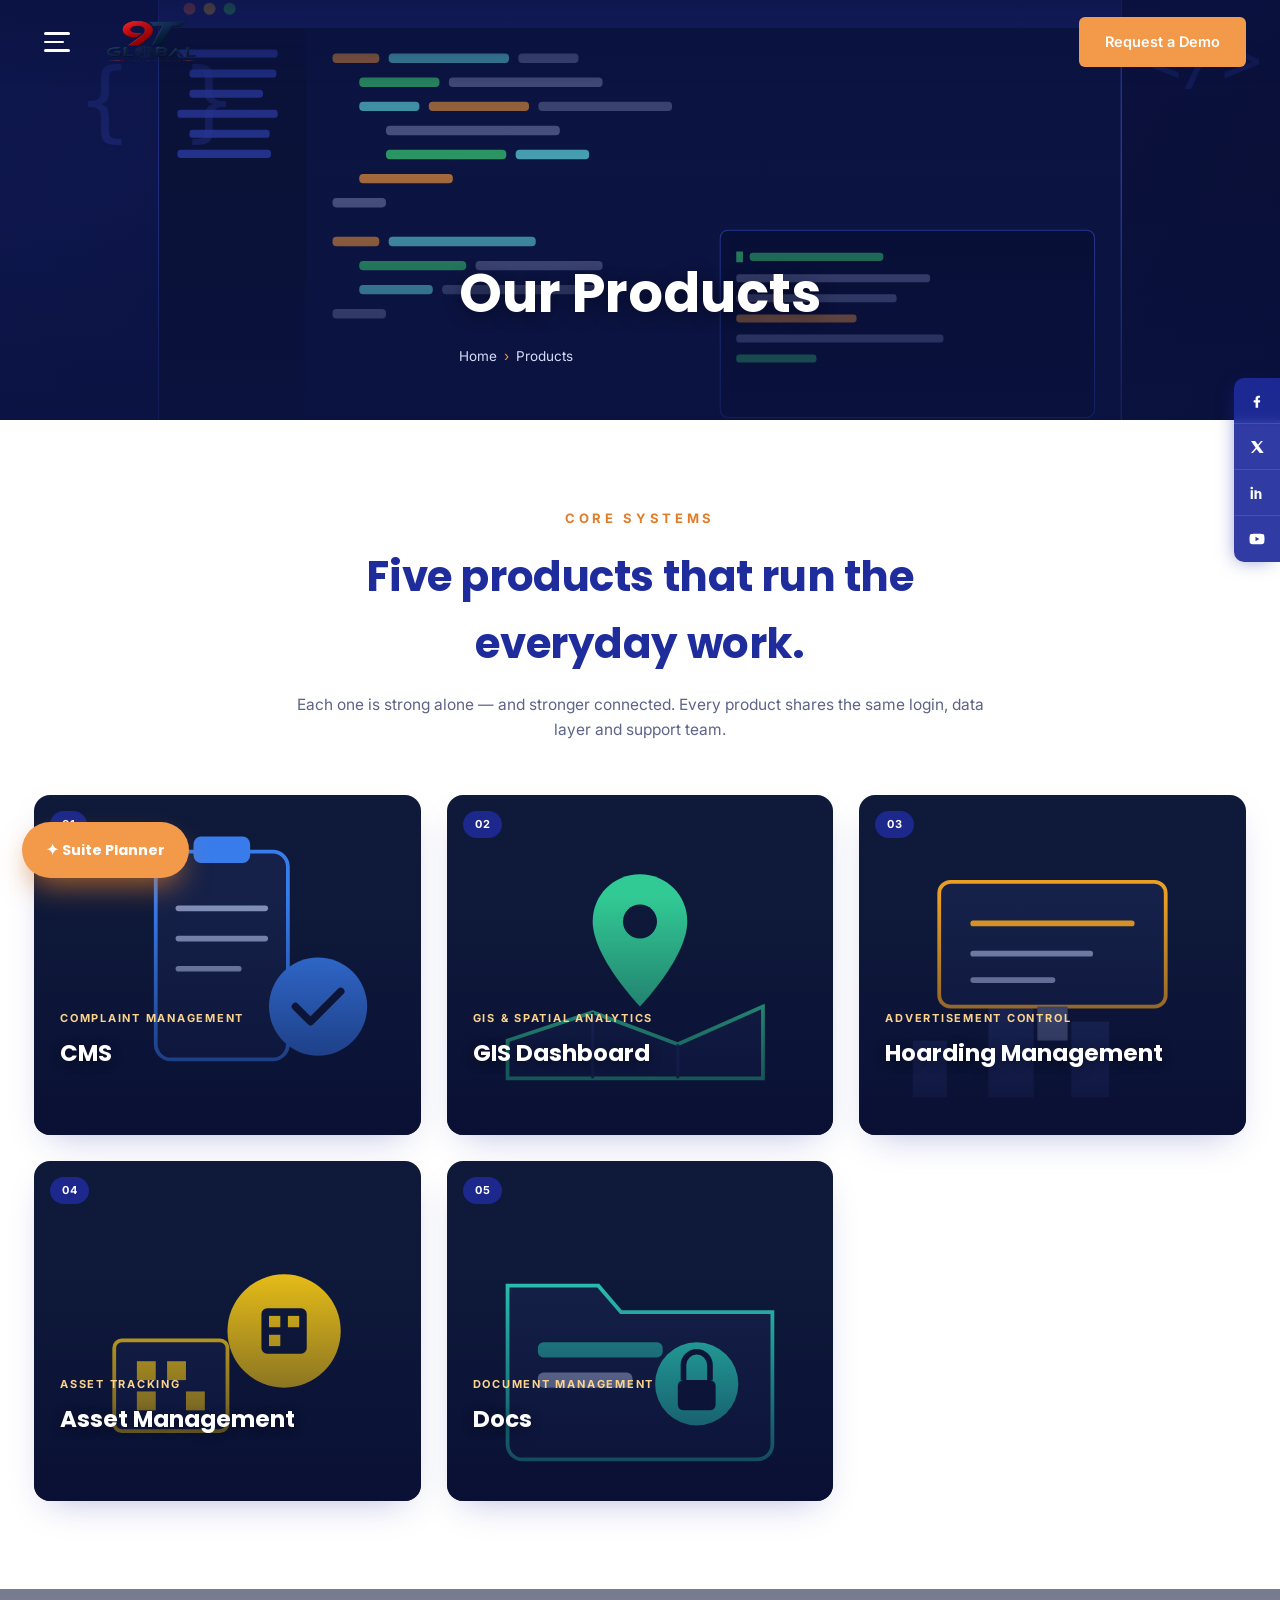
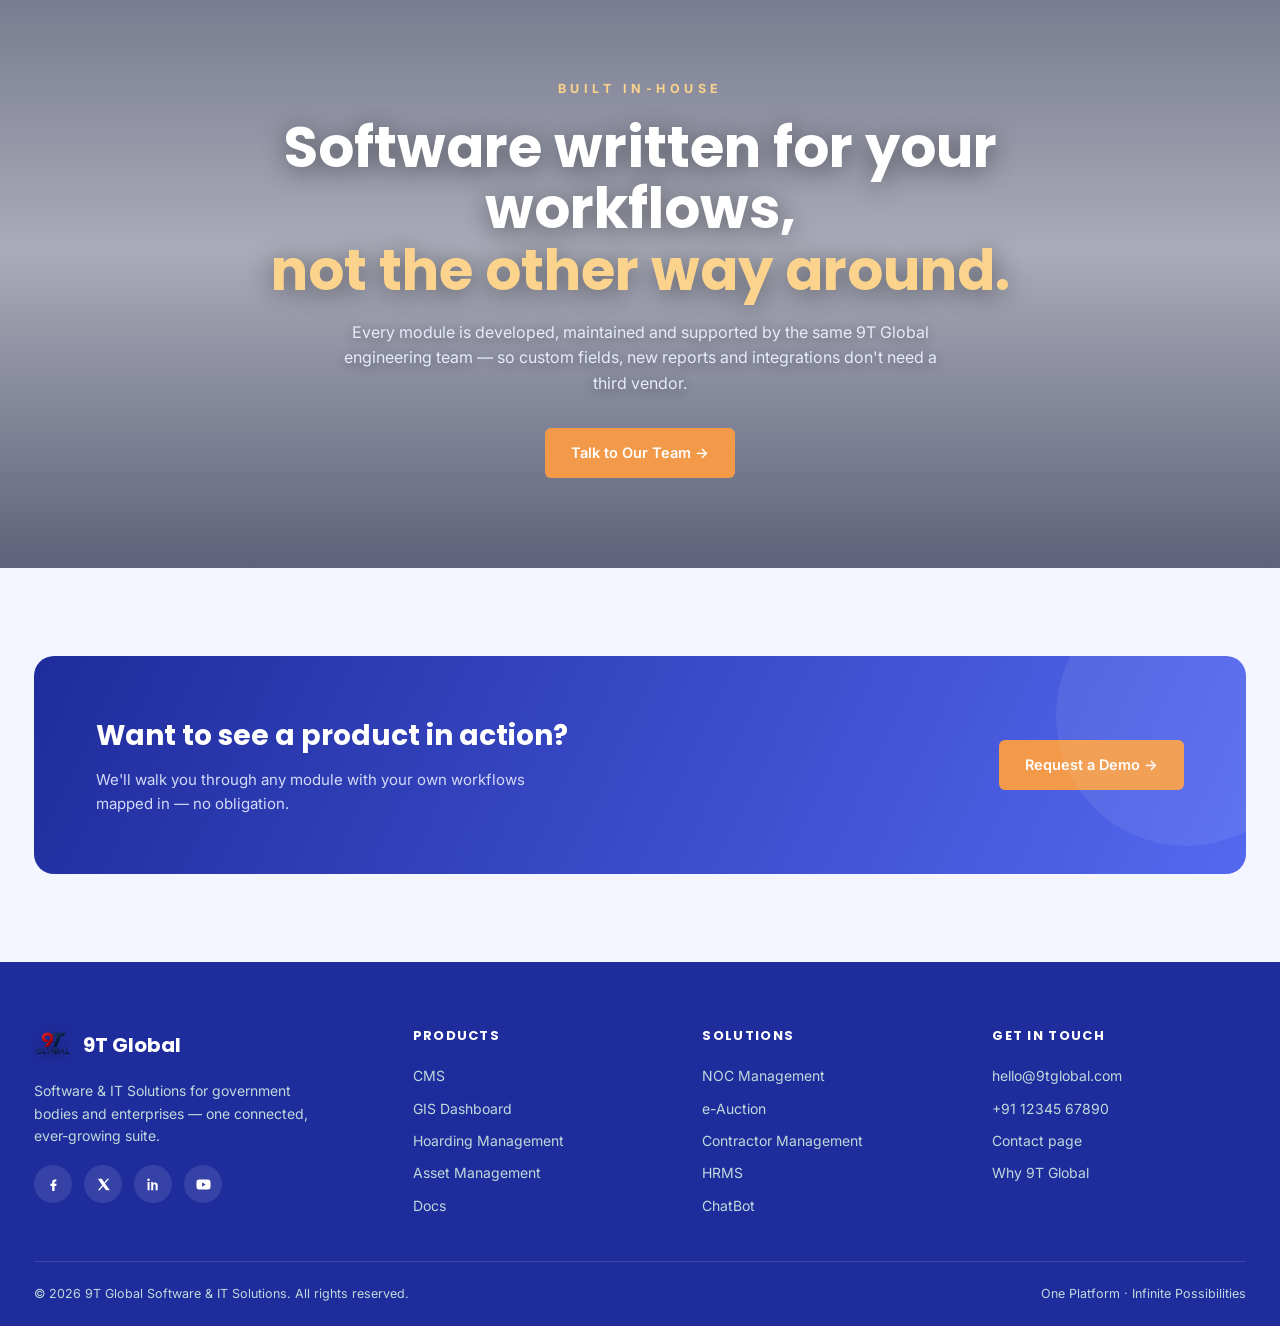
<file: products.html>
<!DOCTYPE html>
<html lang="en">
<head>
<meta charset="UTF-8">
<meta name="viewport" content="width=device-width, initial-scale=1.0">
<title>Products — 9T Global | CMS, GIS, Hoarding, Asset, Docs</title>
<meta name="description" content="Explore 9T Global's five core products: Complaint Management, GIS Dashboard, Hoarding Management, Asset Management and Docs.">
<link rel="preconnect" href="https://fonts.googleapis.com">
<link rel="preconnect" href="https://fonts.gstatic.com" crossorigin>
<link href="https://fonts.googleapis.com/css2?family=Poppins:wght@400;500;600;700;800&family=Inter:wght@400;500;600;700&family=JetBrains+Mono:wght@400;500;600&display=swap" rel="stylesheet">
<link rel="icon" type="image/png" href="assets/logo.png">
<link rel="stylesheet" href="css/style.css">
</head>
<body>

<!-- ============ TRANSPARENT HEADER ============ -->
<header class="site-header" id="siteHeader">
  <div class="wrap header-row">
    <div class="header-left">
      <button class="hamburger" id="hamburger" aria-label="Open menu">
        <span></span><span></span><span></span>
      </button>
      <a href="index.html" class="logo">
        <img src="assets/logo.png" alt="9T Global — Connecting Possibilities" style="height:64px;width:100px;display:block;">
      </a>
    </div>
    <div class="header-right">
      <a href="contact.html" class="btn btn-orange">Request a Demo</a>
    </div>
  </div>
</header>

<!-- ============ DRAWER MENU ============ -->
<div class="drawer-overlay" id="drawerOverlay"></div>
<aside class="drawer" id="drawer" aria-label="Main menu">
  <div class="drawer-head">
    <a href="index.html" class="logo">
      <img src="assets/logo.png" alt="9T Global logo" class="logo-img" style="width:36px;height:36px;">
      <span class="logo-text"><b>9T Global</b></span>
    </a>
    <button class="drawer-close" id="drawerClose" aria-label="Close menu">✕</button>
  </div>

  <div class="drawer-tiles">
    <a href="index.html" class="dtile"><img src="assets/tile-home.svg" alt=""><b>Home</b></a>
    <a href="products.html" class="dtile"><img src="assets/tile-products.svg" alt=""><b>Products</b></a>
    <a href="solutions.html" class="dtile"><img src="assets/tile-solutions.svg" alt=""><b>Solutions</b></a>
    <a href="about.html" class="dtile"><img src="assets/tile-why.svg" alt=""><b>Why 9T</b></a>
    <a href="contact.html" class="dtile" style="grid-column:1 / -1;"><img src="assets/tile-contact.svg" alt=""><b>Contact Us</b></a>
  </div>

  <div class="drawer-links">
    <h6>Products</h6>
    <a href="cms.html">CMS — Complaint Management</a>
    <a href="gis.html">GIS Dashboard</a>
    <a href="hoarding.html">Hoarding Management</a>
    <a href="asset.html">Asset Management</a>
    <a href="docs.html">Docs — Document Management</a>
    <h6>Solutions</h6>
    <a href="noc.html">NOC Management</a>
    <a href="auction.html">e-Auction</a>
    <a href="contractor.html">Contractor Management</a>
    <a href="hrms.html">HRMS</a>
    <a href="chatbot.html">ChatBot — AI Assistant</a>
  </div>
</aside>

<div class="page-banner">
  <img src="assets/bg-code.svg" alt="">
  <div class="wrap">
    <h1>Our Products</h1>
    <div class="breadcrumb"><a href="index.html">Home</a><span>›</span>Products</div>
  </div>
</div>
<section class="section">
  <div class="wrap">
    <div class="section-title">
      <span class="eyebrow">Core Systems</span>
      <h2>Five products that run the everyday work.</h2>
      <p>Each one is strong alone — and stronger connected. Every product shares the same login, data layer and support team.</p>
    </div>
    <div class="dest-grid">
      
      <a class="dest-card" id="cms" href="cms.html">
        <span class="dest-badge">01</span>
        <img src="assets/cms.svg" alt="CMS illustration">
        <div class="dest-info">
          <span class="cat">Complaint Management</span>
          <h3>CMS</h3>
          <p>Log, assign and track every complaint end to end with SLA timers and automatic escalation.</p>
          <span class="explore">Explore →</span>
        </div>
      </a>
      <a class="dest-card" id="gis" href="gis.html">
        <span class="dest-badge">02</span>
        <img src="assets/gis.svg" alt="GIS Dashboard illustration">
        <div class="dest-info">
          <span class="cat">GIS &amp; Spatial Analytics</span>
          <h3>GIS Dashboard</h3>
          <p>Live maps, layers and location-tagged records — geo-insights for planning and monitoring.</p>
          <span class="explore">Explore →</span>
        </div>
      </a>
      <a class="dest-card" id="hoarding" href="hoarding.html">
        <span class="dest-badge">03</span>
        <img src="assets/hoarding.svg" alt="Hoarding Management illustration">
        <div class="dest-info">
          <span class="cat">Advertisement Control</span>
          <h3>Hoarding Management</h3>
          <p>Manage permits, locations and renewals while tracking revenue against every site.</p>
          <span class="explore">Explore →</span>
        </div>
      </a>
      <a class="dest-card" id="asset" href="asset.html">
        <span class="dest-badge">04</span>
        <img src="assets/asset.svg" alt="Asset Management illustration">
        <div class="dest-info">
          <span class="cat">Asset Tracking</span>
          <h3>Asset Management</h3>
          <p>QR-tagged assets with maintenance history, custody and depreciation logs.</p>
          <span class="explore">Explore →</span>
        </div>
      </a>
      <a class="dest-card" id="docs" href="docs.html">
        <span class="dest-badge">05</span>
        <img src="assets/docs.svg" alt="Docs illustration">
        <div class="dest-info">
          <span class="cat">Document Management</span>
          <h3>Docs</h3>
          <p>Secure, searchable digital records with role-based access and version history.</p>
          <span class="explore">Explore →</span>
        </div>
      </a>
    </div>
  </div>
</section>

<section class="immersive" style="background-image:url('assets/bg-code.svg');">
  <div class="immersive-inner">
    <span class="eyebrow">Built In-House</span>
    <h2>Software written for your workflows,<br><em>not the other way around.</em></h2>
    <p>Every module is developed, maintained and supported by the same 9T Global engineering team — so custom fields, new reports and integrations don't need a third vendor.</p>
    <a href="contact.html" class="btn btn-orange">Talk to Our Team →</a>
  </div>
</section>

<section class="section tint">
  <div class="wrap">
    <div class="cta-banner">
      <div>
        <h2>Want to see a product in action?</h2>
        <p>We'll walk you through any module with your own workflows mapped in — no obligation.</p>
      </div>
      <a href="contact.html" class="btn btn-orange">Request a Demo →</a>
    </div>
  </div>
</section>

<!-- ============ FOOTER ============ -->
<footer>
  <div class="wrap">
    <div class="footer-top">
      <div>
        <a href="index.html" class="logo" style="margin-bottom:16px;">
          <img src="assets/logo.png" alt="9T Global logo" class="logo-img" style="width:38px;height:38px;">
          <span class="logo-text"><b style="color:#fff;">9T Global</b></span>
        </a>
        <p style="max-width:280px;">Software &amp; IT Solutions for government bodies and enterprises — one connected, ever-growing suite.</p>
        <div class="social-row">
          <a href="#" aria-label="Facebook"><img src="assets/ic-facebook.svg" alt=""></a>
          <a href="#" aria-label="X (Twitter)"><img src="assets/ic-x.svg" alt=""></a>
          <a href="#" aria-label="LinkedIn"><img src="assets/ic-linkedin.svg" alt=""></a>
          <a href="#" aria-label="YouTube"><img src="assets/ic-youtube.svg" alt=""></a>
        </div>
      </div>
      <div>
        <h6>Products</h6>
        <ul>
          <li><a href="cms.html">CMS</a></li>
          <li><a href="gis.html">GIS Dashboard</a></li>
          <li><a href="hoarding.html">Hoarding Management</a></li>
          <li><a href="asset.html">Asset Management</a></li>
          <li><a href="docs.html">Docs</a></li>
        </ul>
      </div>
      <div>
        <h6>Solutions</h6>
        <ul>
          <li><a href="noc.html">NOC Management</a></li>
          <li><a href="auction.html">e-Auction</a></li>
          <li><a href="contractor.html">Contractor Management</a></li>
          <li><a href="hrms.html">HRMS</a></li>
          <li><a href="chatbot.html">ChatBot</a></li>
        </ul>
      </div>
      <div>
        <h6>Get in Touch</h6>
        <ul>
          <li><a href="mailto:hello@9tglobal.com">hello@9tglobal.com</a></li>
          <li><a href="tel:+911234567890">+91 12345 67890</a></li>
          <li><a href="contact.html">Contact page</a></li>
          <li><a href="about.html">Why 9T Global</a></li>
        </ul>
      </div>
    </div>
    <div class="footer-bottom">
      <span>© <span class="js-year"></span> 9T Global Software &amp; IT Solutions. All rights reserved.</span>
      <span>One Platform · Infinite Possibilities</span>
    </div>
  </div>
</footer>

<!-- ============ FLOATING ============ -->
<div class="float-social" aria-label="Social links">
  <a href="#" aria-label="Facebook"><img src="assets/ic-facebook.svg" alt=""></a>
  <a href="#" aria-label="X (Twitter)"><img src="assets/ic-x.svg" alt=""></a>
  <a href="#" aria-label="LinkedIn"><img src="assets/ic-linkedin.svg" alt=""></a>
  <a href="#" aria-label="YouTube"><img src="assets/ic-youtube.svg" alt=""></a>
</div>

<div class="floating-panel" id="floatPanel">
  <h5>Quick Links</h5>
  <a href="contact.html">Request a Demo</a>
  <a href="products.html">Explore Products</a>
  <a href="solutions.html">Explore Solutions</a>
  <a href="mailto:hello@9tglobal.com">Email Us</a>
</div>
<div class="floating-cta">
  <button class="fab" id="fabBtn">✦ Suite Planner</button>
</div>

<script src="js/main.js"></script>
</body>
</html>
</file>
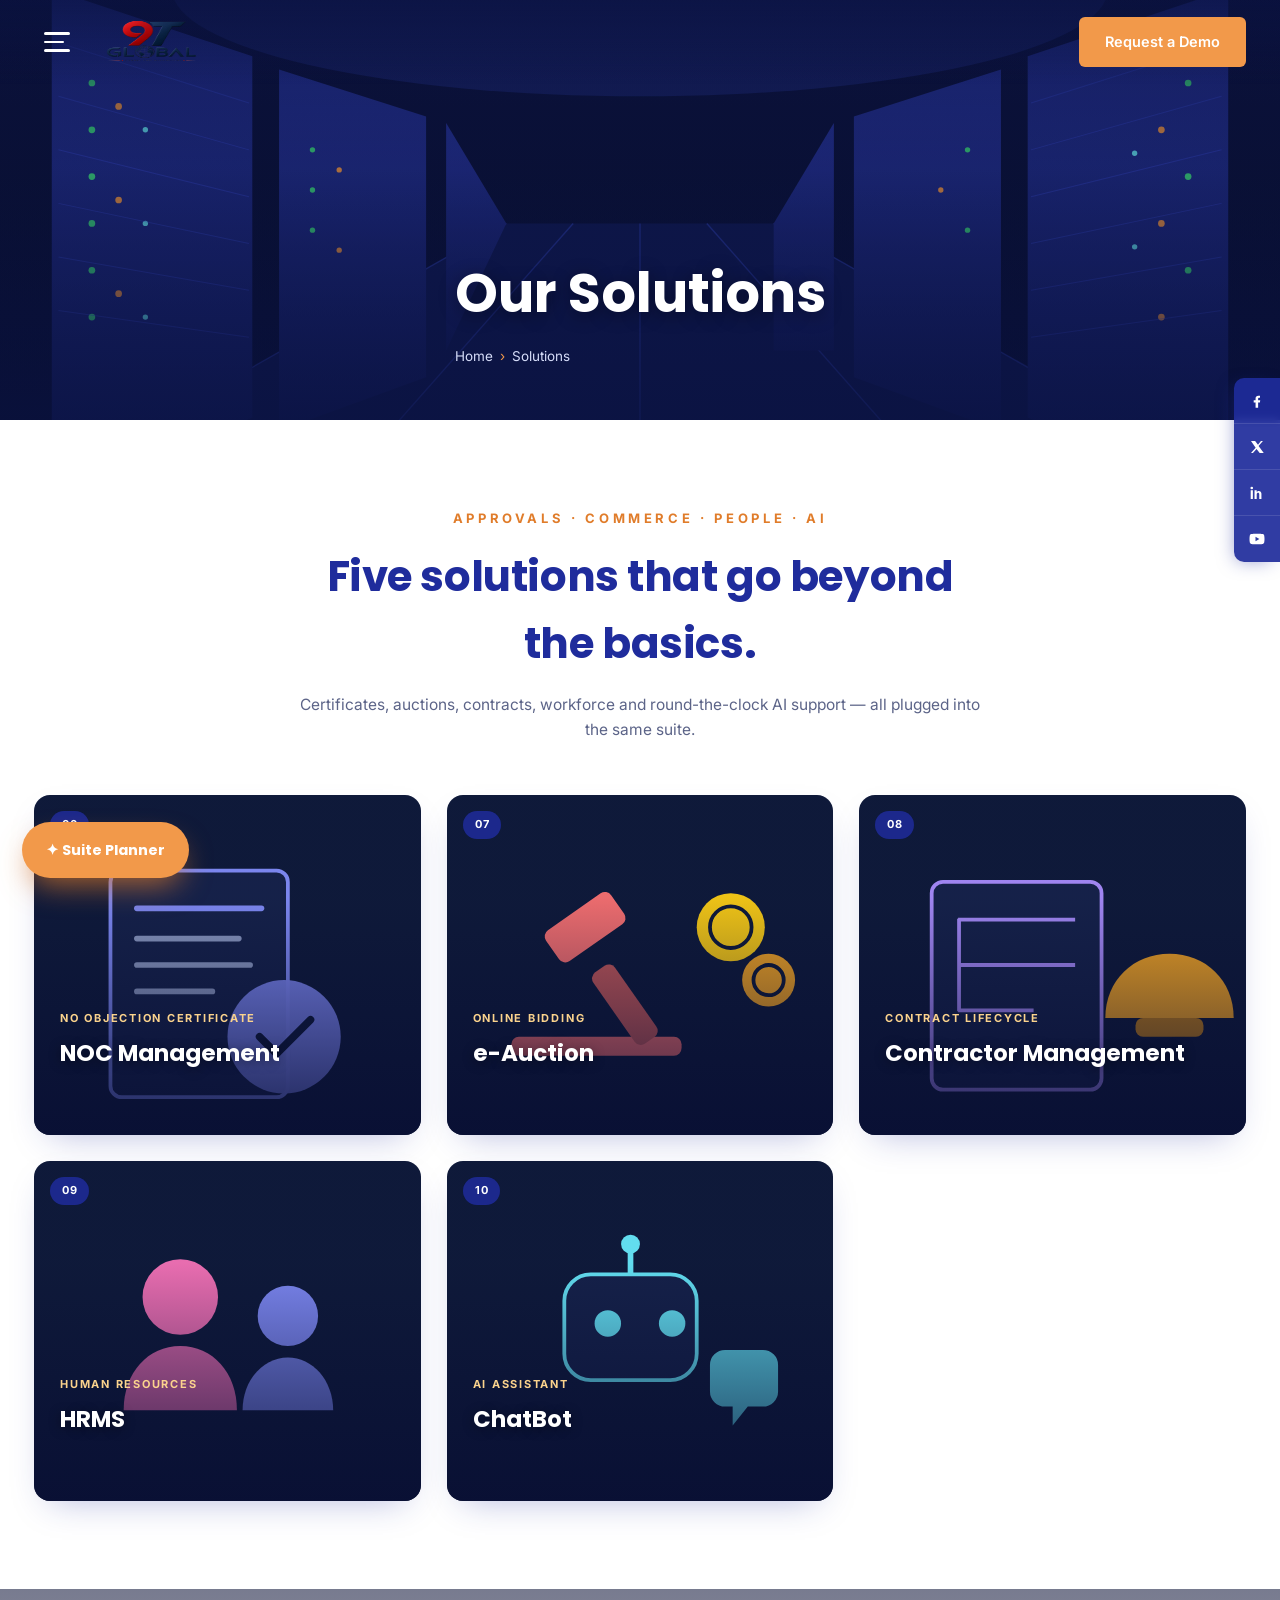
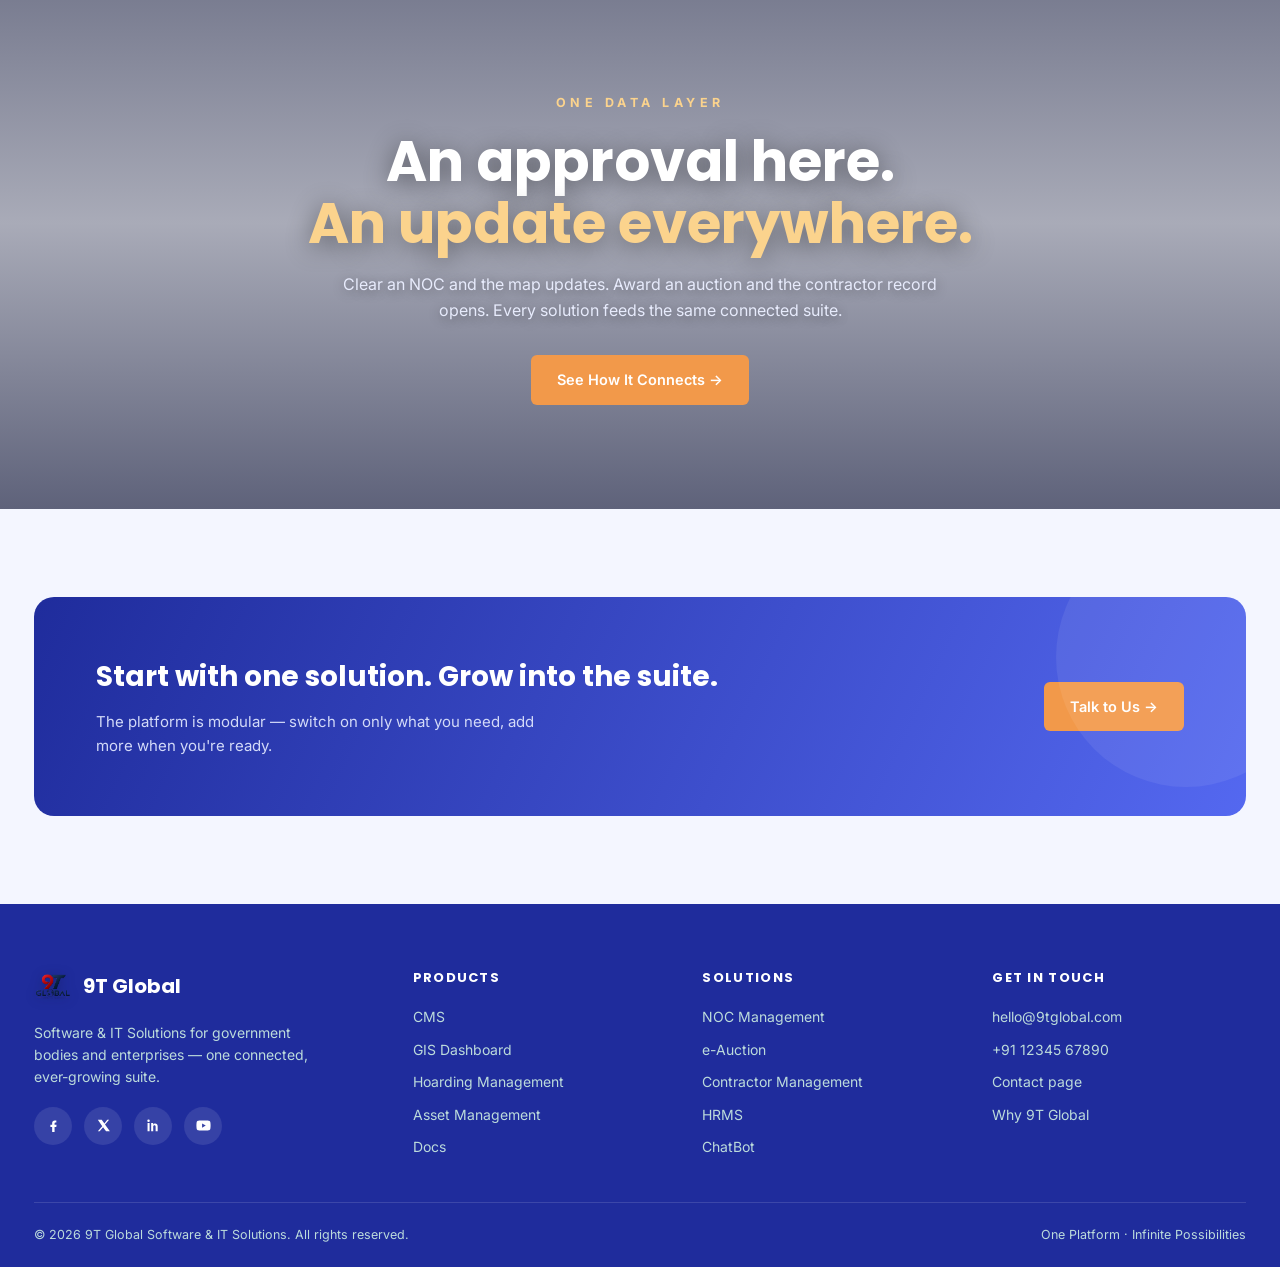
<file: solutions.html>
<!DOCTYPE html>
<html lang="en">
<head>
<meta charset="UTF-8">
<meta name="viewport" content="width=device-width, initial-scale=1.0">
<title>Solutions — 9T Global | NOC, e-Auction, Contractor, HRMS, ChatBot</title>
<meta name="description" content="Explore 9T Global's solutions: NOC Management, e-Auction, Contractor Management, HRMS and AI ChatBot.">
<link rel="preconnect" href="https://fonts.googleapis.com">
<link rel="preconnect" href="https://fonts.gstatic.com" crossorigin>
<link href="https://fonts.googleapis.com/css2?family=Poppins:wght@400;500;600;700;800&family=Inter:wght@400;500;600;700&family=JetBrains+Mono:wght@400;500;600&display=swap" rel="stylesheet">
<link rel="icon" type="image/png" href="assets/logo.png">
<link rel="stylesheet" href="css/style.css">
</head>
<body>

<!-- ============ TRANSPARENT HEADER ============ -->
<header class="site-header" id="siteHeader">
  <div class="wrap header-row">
    <div class="header-left">
      <button class="hamburger" id="hamburger" aria-label="Open menu">
        <span></span><span></span><span></span>
      </button>
     <a href="index.html" class="logo">
        <img src="assets/logo.png" alt="9T Global — Connecting Possibilities" style="height:64px;width:100px;display:block;">
      </a>
    </div>
    <div class="header-right">
      <a href="contact.html" class="btn btn-orange">Request a Demo</a>
    </div>
  </div>
</header>

<!-- ============ DRAWER MENU ============ -->
<div class="drawer-overlay" id="drawerOverlay"></div>
<aside class="drawer" id="drawer" aria-label="Main menu">
  <div class="drawer-head">
    <a href="index.html" class="logo">
      <img src="assets/logo.png" alt="9T Global logo" class="logo-img" style="width:36px;height:36px;">
      <span class="logo-text"><b>9T Global</b></span>
    </a>
    <button class="drawer-close" id="drawerClose" aria-label="Close menu">✕</button>
  </div>

  <div class="drawer-tiles">
    <a href="index.html" class="dtile"><img src="assets/tile-home.svg" alt=""><b>Home</b></a>
    <a href="products.html" class="dtile"><img src="assets/tile-products.svg" alt=""><b>Products</b></a>
    <a href="solutions.html" class="dtile"><img src="assets/tile-solutions.svg" alt=""><b>Solutions</b></a>
    <a href="about.html" class="dtile"><img src="assets/tile-why.svg" alt=""><b>Why 9T</b></a>
    <a href="contact.html" class="dtile" style="grid-column:1 / -1;"><img src="assets/tile-contact.svg" alt=""><b>Contact Us</b></a>
  </div>

  <div class="drawer-links">
    <h6>Products</h6>
    <a href="cms.html">CMS — Complaint Management</a>
    <a href="gis.html">GIS Dashboard</a>
    <a href="hoarding.html">Hoarding Management</a>
    <a href="asset.html">Asset Management</a>
    <a href="docs.html">Docs — Document Management</a>
    <h6>Solutions</h6>
    <a href="noc.html">NOC Management</a>
    <a href="auction.html">e-Auction</a>
    <a href="contractor.html">Contractor Management</a>
    <a href="hrms.html">HRMS</a>
    <a href="chatbot.html">ChatBot — AI Assistant</a>
  </div>
</aside>

<div class="page-banner">
  <img src="assets/bg-server.svg" alt="">
  <div class="wrap">
    <h1>Our Solutions</h1>
    <div class="breadcrumb"><a href="index.html">Home</a><span>›</span>Solutions</div>
  </div>
</div>
<section class="section">
  <div class="wrap">
    <div class="section-title">
      <span class="eyebrow">Approvals · Commerce · People · AI</span>
      <h2>Five solutions that go beyond the basics.</h2>
      <p>Certificates, auctions, contracts, workforce and round-the-clock AI support — all plugged into the same suite.</p>
    </div>
    <div class="dest-grid">
      
      <a class="dest-card" id="noc" href="noc.html">
        <span class="dest-badge">06</span>
        <img src="assets/noc.svg" alt="NOC Management illustration">
        <div class="dest-info">
          <span class="cat">No Objection Certificate</span>
          <h3>NOC Management</h3>
          <p>Online application, automated workflow and digitally verifiable certificates.</p>
          <span class="explore">Explore →</span>
        </div>
      </a>
      <a class="dest-card" id="auction" href="auction.html">
        <span class="dest-badge">07</span>
        <img src="assets/auction.svg" alt="e-Auction illustration">
        <div class="dest-info">
          <span class="cat">Online Bidding</span>
          <h3>e-Auction</h3>
          <p>Time-bound bidding with live ranks and a digitally signed, tamper-proof trail.</p>
          <span class="explore">Explore →</span>
        </div>
      </a>
      <a class="dest-card" id="contractor" href="contractor.html">
        <span class="dest-badge">08</span>
        <img src="assets/contractor.svg" alt="Contractor Management illustration">
        <div class="dest-info">
          <span class="cat">Contract Lifecycle</span>
          <h3>Contractor Management</h3>
          <p>Onboarding, work orders, milestone billing and performance scoring in one flow.</p>
          <span class="explore">Explore →</span>
        </div>
      </a>
      <a class="dest-card" id="hrms" href="hrms.html">
        <span class="dest-badge">09</span>
        <img src="assets/hrms.svg" alt="HRMS illustration">
        <div class="dest-info">
          <span class="cat">Human Resources</span>
          <h3>HRMS</h3>
          <p>Attendance, payroll and leave in one place — recruitment to retirement, self-serve.</p>
          <span class="explore">Explore →</span>
        </div>
      </a>
      <a class="dest-card" id="chatbot" href="chatbot.html">
        <span class="dest-badge">10</span>
        <img src="assets/chatbot.svg" alt="ChatBot illustration">
        <div class="dest-info">
          <span class="cat">AI Assistant</span>
          <h3>ChatBot</h3>
          <p>24×7 smart support across every module with instant, accurate responses.</p>
          <span class="explore">Explore →</span>
        </div>
      </a>
    </div>
  </div>
</section>

<section class="immersive" style="background-image:url('assets/bg-network.svg');">
  <div class="immersive-inner">
    <span class="eyebrow">One Data Layer</span>
    <h2>An approval here.<br><em>An update everywhere.</em></h2>
    <p>Clear an NOC and the map updates. Award an auction and the contractor record opens. Every solution feeds the same connected suite.</p>
    <a href="about.html" class="btn btn-orange">See How It Connects →</a>
  </div>
</section>

<section class="section tint">
  <div class="wrap">
    <div class="cta-banner">
      <div>
        <h2>Start with one solution. Grow into the suite.</h2>
        <p>The platform is modular — switch on only what you need, add more when you're ready.</p>
      </div>
      <a href="contact.html" class="btn btn-orange">Talk to Us →</a>
    </div>
  </div>
</section>

<!-- ============ FOOTER ============ -->
<footer>
  <div class="wrap">
    <div class="footer-top">
      <div>
        <a href="index.html" class="logo" style="margin-bottom:16px;">
          <img src="assets/logo.png" alt="9T Global logo" class="logo-img" style="width:38px;height:38px;">
          <span class="logo-text"><b style="color:#fff;">9T Global</b></span>
        </a>
        <p style="max-width:280px;">Software &amp; IT Solutions for government bodies and enterprises — one connected, ever-growing suite.</p>
        <div class="social-row">
          <a href="#" aria-label="Facebook"><img src="assets/ic-facebook.svg" alt=""></a>
          <a href="#" aria-label="X (Twitter)"><img src="assets/ic-x.svg" alt=""></a>
          <a href="#" aria-label="LinkedIn"><img src="assets/ic-linkedin.svg" alt=""></a>
          <a href="#" aria-label="YouTube"><img src="assets/ic-youtube.svg" alt=""></a>
        </div>
      </div>
      <div>
        <h6>Products</h6>
        <ul>
          <li><a href="cms.html">CMS</a></li>
          <li><a href="gis.html">GIS Dashboard</a></li>
          <li><a href="hoarding.html">Hoarding Management</a></li>
          <li><a href="asset.html">Asset Management</a></li>
          <li><a href="docs.html">Docs</a></li>
        </ul>
      </div>
      <div>
        <h6>Solutions</h6>
        <ul>
          <li><a href="noc.html">NOC Management</a></li>
          <li><a href="auction.html">e-Auction</a></li>
          <li><a href="contractor.html">Contractor Management</a></li>
          <li><a href="hrms.html">HRMS</a></li>
          <li><a href="chatbot.html">ChatBot</a></li>
        </ul>
      </div>
      <div>
        <h6>Get in Touch</h6>
        <ul>
          <li><a href="mailto:hello@9tglobal.com">hello@9tglobal.com</a></li>
          <li><a href="tel:+911234567890">+91 12345 67890</a></li>
          <li><a href="contact.html">Contact page</a></li>
          <li><a href="about.html">Why 9T Global</a></li>
        </ul>
      </div>
    </div>
    <div class="footer-bottom">
      <span>© <span class="js-year"></span> 9T Global Software &amp; IT Solutions. All rights reserved.</span>
      <span>One Platform · Infinite Possibilities</span>
    </div>
  </div>
</footer>

<!-- ============ FLOATING ============ -->
<div class="float-social" aria-label="Social links">
  <a href="#" aria-label="Facebook"><img src="assets/ic-facebook.svg" alt=""></a>
  <a href="#" aria-label="X (Twitter)"><img src="assets/ic-x.svg" alt=""></a>
  <a href="#" aria-label="LinkedIn"><img src="assets/ic-linkedin.svg" alt=""></a>
  <a href="#" aria-label="YouTube"><img src="assets/ic-youtube.svg" alt=""></a>
</div>

<div class="floating-panel" id="floatPanel">
  <h5>Quick Links</h5>
  <a href="contact.html">Request a Demo</a>
  <a href="products.html">Explore Products</a>
  <a href="solutions.html">Explore Solutions</a>
  <a href="mailto:hello@9tglobal.com">Email Us</a>
</div>
<div class="floating-cta">
  <button class="fab" id="fabBtn">✦ Suite Planner</button>
</div>

<script src="js/main.js"></script>
</body>
</html>
</file>
<file: css/style.css>
:root{
  --teal-900:#1F2C9C;
  --teal-800:#2E3FC4;
  --teal-700:#3D52E0;
  --teal-600:#5468F0;
  --orange-500:#F2994A;
  --orange-600:#E07C2A;
  --ink:#1A2140;
  --muted:#5C6488;
  --bg:#FFFFFF;
  --line:#E3E7F5;
  --display:'Poppins', sans-serif;
  --body:'Inter', sans-serif;
}
*{margin:0;padding:0;box-sizing:border-box;}
html{scroll-behavior:smooth;}
body{font-family:var(--body);color:var(--ink);line-height:1.6;background:var(--bg);}
a{text-decoration:none;color:inherit;}
ul{list-style:none;}
img{display:block;max-width:100%;}
h1,h2,h3,h4,h5{font-family:var(--display);}
.wrap{max-width:1320px;margin:0 auto;padding:0 34px;}
@media(max-width:640px){.wrap{padding:0 18px;}}
.btn{display:inline-block;border-radius:6px;font-weight:600;font-size:14.5px;padding:13px 26px;transition:all .2s;border:none;cursor:pointer;}
.btn-orange{background:var(--orange-500);color:#fff;}
.btn-orange:hover{background:var(--orange-600);}
.btn-white-outline{border:1.5px solid rgba(255,255,255,0.85);color:#fff;background:transparent;}
.btn-white-outline:hover{background:rgba(255,255,255,0.16);}
.btn-teal{background:var(--teal-700);color:#fff;}
.btn-teal:hover{background:var(--teal-800);}

/* =============== TRANSPARENT FIXED HEADER =============== */
header.site-header{
  position:fixed;top:0;left:0;right:0;z-index:600;
  transition:background .3s ease, box-shadow .3s ease;
  background:linear-gradient(180deg, rgba(10,18,64,0.55), rgba(10,18,64,0));
}
header.site-header.scrolled{
  background:var(--teal-900);
  box-shadow:0 4px 18px rgba(0,0,0,0.25);
}
.header-row{display:flex;align-items:center;justify-content:space-between;height:84px;}
.header-left{display:flex;align-items:center;gap:22px;}
.hamburger{
  width:46px;height:46px;border:none;background:transparent;cursor:pointer;
  display:flex;flex-direction:column;justify-content:center;gap:6px;padding:10px;
}
.hamburger span{display:block;height:2.5px;background:#fff;border-radius:3px;transition:all .3s;}
.hamburger span:nth-child(1){width:26px;}
.hamburger span:nth-child(2){width:20px;}
.hamburger span:nth-child(3){width:26px;}
.hamburger:hover span{width:26px;}
.logo{display:flex;align-items:center;gap:11px;}
.logo svg{width:44px;height:44px;flex:none;}
.logo .logo-img{width:46px;height:46px;flex:none;object-fit:contain;filter:drop-shadow(0 2px 6px rgba(8,14,51,0.35));}
.logo-text b{display:block;font-family:var(--display);font-size:20px;color:#fff;font-weight:700;line-height:1.12;}
.logo-text span{font-size:10.5px;color:rgba(255,255,255,0.75);letter-spacing:0.14em;text-transform:uppercase;}
.header-right{display:flex;align-items:center;gap:20px;}
.icon-btn{
  width:42px;height:42px;border-radius:50%;border:none;cursor:pointer;
  background:rgba(255,255,255,0.12);color:#fff;font-size:17px;
  display:flex;align-items:center;justify-content:center;
}
.icon-btn:hover{background:rgba(255,255,255,0.24);}
.signin{color:#fff;font-size:14px;font-weight:600;letter-spacing:0.02em;}
.signin:hover{color:#FBD38D;}
@media(max-width:700px){.signin{display:none;}.header-right .btn{padding:10px 16px;font-size:13px;}}

/* =============== DRAWER MEGA MENU =============== */
.drawer-overlay{
  position:fixed;inset:0;background:rgba(8,14,51,0.6);backdrop-filter:blur(3px);
  opacity:0;pointer-events:none;transition:opacity .3s;z-index:700;
}
.drawer-overlay.open{opacity:1;pointer-events:auto;}
.drawer{
  position:fixed;top:0;left:0;bottom:0;width:min(520px, 92vw);z-index:710;
  background:var(--teal-900);
  transform:translateX(-100%);transition:transform .38s cubic-bezier(.22,.8,.36,1);
  overflow-y:auto;padding:26px 30px 44px;
}
.drawer.open{transform:translateX(0);}
.drawer-head{display:flex;align-items:center;justify-content:space-between;margin-bottom:28px;}
.drawer-head .logo-text b{font-size:18px;}
.drawer-close{
  width:42px;height:42px;border-radius:50%;border:none;cursor:pointer;
  background:rgba(255,255,255,0.12);color:#fff;font-size:20px;line-height:1;
}
.drawer-close:hover{background:var(--orange-500);}
.drawer-tiles{display:grid;grid-template-columns:1fr 1fr;gap:16px;}
.dtile{
  position:relative;border-radius:14px;overflow:hidden;height:130px;display:block;
}
.dtile img{width:100%;height:100%;object-fit:cover;transition:transform .35s;}
.dtile:hover img{transform:scale(1.07);}
.dtile b{
  position:absolute;left:14px;bottom:12px;color:#fff;font-family:var(--display);
  font-size:16px;font-weight:600;text-shadow:0 2px 10px rgba(0,0,0,0.55);z-index:2;
}
.dtile::after{
  content:"";position:absolute;inset:0;
  background:linear-gradient(180deg, transparent 40%, rgba(8,14,51,0.72));
}
.drawer-links{margin-top:30px;}
.drawer-links h6{
  color:var(--orange-500);font-size:12px;letter-spacing:0.12em;text-transform:uppercase;
  margin:22px 0 10px;font-family:var(--display);
}
.drawer-links a{
  display:block;color:#DAE0FA;font-size:14.5px;padding:8px 0;
  border-bottom:1px solid rgba(255,255,255,0.08);
}
.drawer-links a:hover{color:#fff;padding-left:6px;transition:padding .15s;}

/* =============== FULL-SCREEN HERO SLIDER =============== */
.hero-slider{position:relative;height:100vh;min-height:560px;overflow:hidden;background:var(--teal-900);}
.slide{position:absolute;inset:0;opacity:0;transition:opacity 1.1s ease;}
.slide.active{opacity:1;z-index:1;}
.slide img.slide-bg{
  width:100%;height:100%;object-fit:cover;
  transform:scale(1.06);transition:transform 7s linear;
}
.slide.active img.slide-bg{transform:scale(1);}
.slide-caption{
  position:absolute;inset:0;z-index:2;
  display:flex;flex-direction:column;justify-content:center;align-items:center;text-align:center;
  padding:0 6vw;
}
.slide-caption .tag{
  color:#FBD38D;font-size:13px;letter-spacing:0.42em;text-transform:uppercase;
  margin-bottom:22px;font-weight:600;
}
.slide-caption h1, .slide-caption h2{
  color:#fff;font-size:clamp(38px,6.4vw,84px);font-weight:700;line-height:1.06;margin-bottom:22px;
  text-shadow:0 4px 30px rgba(0,0,0,0.35);letter-spacing:-0.01em;max-width:1000px;
}
.slide-caption h1 em, .slide-caption h2 em{font-style:normal;color:#FBD38D;}
.slide-caption p{
  color:#EFF2FD;font-size:clamp(14px,1.5vw,18px);max-width:640px;margin-bottom:34px;
  text-shadow:0 2px 12px rgba(0,0,0,0.35);
}
.slide-actions{display:flex;gap:16px;flex-wrap:wrap;justify-content:center;}
.slider-dots{
  position:absolute;bottom:88px;left:50%;transform:translateX(-50%);z-index:3;display:flex;gap:12px;
}
.slider-dots button{
  width:42px;height:4px;border-radius:100px;border:none;cursor:pointer;
  background:rgba(255,255,255,0.35);transition:background .3s;
}
.slider-dots button.active{background:var(--orange-500);}
.slider-arrow{
  position:absolute;top:50%;transform:translateY(-50%);z-index:3;
  width:52px;height:52px;border-radius:50%;border:1px solid rgba(255,255,255,0.4);cursor:pointer;
  background:rgba(255,255,255,0.08);color:#fff;font-size:22px;backdrop-filter:blur(4px);
  transition:background .2s;
}
.slider-arrow:hover{background:rgba(255,255,255,0.25);}
.slider-arrow.prev{left:28px;}
.slider-arrow.next{right:28px;}
@media(max-width:700px){.slider-arrow{display:none;}}
.scroll-hint{
  position:absolute;bottom:26px;left:50%;transform:translateX(-50%);z-index:3;
  color:#fff;font-size:11px;letter-spacing:0.3em;text-transform:uppercase;opacity:0.85;
  display:flex;flex-direction:column;align-items:center;gap:8px;
}
.scroll-hint::after{
  content:"";width:1.5px;height:34px;background:linear-gradient(#fff, transparent);
  animation:drip 1.8s infinite;
}
@keyframes drip{0%{transform:scaleY(0);transform-origin:top;}55%{transform:scaleY(1);transform-origin:top;}100%{transform:scaleY(1);opacity:0;}}

/* =============== PAGE BANNER (inner pages) =============== */
.page-banner{
  position:relative;height:420px;overflow:hidden;background:var(--teal-800);
  display:flex;align-items:flex-end;padding-bottom:52px;
}
.page-banner img{position:absolute;inset:0;width:100%;height:100%;object-fit:cover;}
.page-banner::after{
  content:"";position:absolute;inset:0;
  background:linear-gradient(180deg, rgba(10,18,64,0.45), rgba(10,18,64,0.15) 40%, rgba(10,18,64,0.72));
}
.page-banner .wrap{position:relative;z-index:2;}
.page-banner h1{color:#fff;font-size:clamp(32px,4.6vw,54px);font-weight:700;text-shadow:0 3px 18px rgba(0,0,0,0.4);}
.breadcrumb{color:#D6DDF9;font-size:13.5px;margin-top:10px;}
.breadcrumb a:hover{color:#fff;text-decoration:underline;}
.breadcrumb span{color:var(--orange-500);margin:0 7px;}

/* =============== SECTIONS =============== */
.section{padding:88px 0;}
.section.tint{background:#F4F6FF;}
.section-title{text-align:center;max-width:700px;margin:0 auto 52px;}
.section-title .eyebrow{
  color:var(--orange-600);font-size:13px;font-weight:700;letter-spacing:0.28em;text-transform:uppercase;
  display:block;margin-bottom:14px;
}
.section-title h2{font-size:clamp(26px,3.4vw,42px);color:var(--teal-900);font-weight:700;letter-spacing:-0.01em;}
.section-title p{color:var(--muted);margin-top:16px;font-size:15.5px;}
.section-title.left{text-align:left;margin-left:0;}

/* =============== DESTINATION-STYLE IMAGE CARDS =============== */
.dest-grid{display:grid;grid-template-columns:repeat(auto-fill,minmax(300px,1fr));gap:26px;}
.dest-card{
  position:relative;border-radius:16px;overflow:hidden;height:340px;display:block;
  box-shadow:0 14px 34px -16px rgba(31,44,156,0.35);
}
.dest-card img{width:100%;height:100%;object-fit:cover;transition:transform .5s ease;}
.dest-card:hover img{transform:scale(1.08);}
.dest-card::after{
  content:"";position:absolute;inset:0;
  background:linear-gradient(180deg, rgba(8,14,51,0.05) 30%, rgba(8,14,51,0.82));
  transition:background .3s;
}
.dest-card:hover::after{background:linear-gradient(180deg, rgba(8,14,51,0.15) 20%, rgba(8,14,51,0.88));}
.dest-info{
  position:absolute;left:0;right:0;bottom:0;z-index:2;padding:24px 26px;
  transform:translateY(52px);transition:transform .35s ease;
}
.dest-card:hover .dest-info{transform:translateY(0);}
.dest-info .cat{
  color:#FBD38D;font-size:11px;font-weight:700;letter-spacing:0.16em;text-transform:uppercase;
}
.dest-info h3{color:#fff;font-size:23px;font-weight:700;margin:6px 0 8px;text-shadow:0 2px 12px rgba(0,0,0,0.4);}
.dest-info p{
  color:#E0E5FB;font-size:13.5px;margin-bottom:14px;
  opacity:0;transition:opacity .35s .05s;
}
.dest-card:hover .dest-info p{opacity:1;}
.dest-info .explore{
  color:var(--orange-500);font-size:13px;font-weight:700;letter-spacing:0.06em;
  opacity:0;transition:opacity .35s .1s;display:inline-block;
}
.dest-card:hover .dest-info .explore{opacity:1;}
.dest-badge{
  position:absolute;top:16px;left:16px;z-index:2;
  background:rgba(31,44,156,0.85);backdrop-filter:blur(3px);color:#fff;
  font-size:11px;font-weight:700;padding:5px 12px;border-radius:100px;letter-spacing:0.06em;
}

/* =============== PROMO BAND (Pravasi-style event banner) =============== */
.promo-band{
  position:relative;overflow:hidden;color:#fff;
  background:linear-gradient(100deg, var(--teal-900) 30%, var(--teal-700));
}
.promo-inner{
  display:grid;grid-template-columns:1.1fr 0.9fr;gap:50px;align-items:center;padding:76px 0;
}
@media(max-width:900px){.promo-inner{grid-template-columns:1fr;}}
.promo-inner .eyebrow{
  color:#FBD38D;font-size:12px;font-weight:700;letter-spacing:0.3em;text-transform:uppercase;
  display:block;margin-bottom:16px;
}
.promo-inner h2{font-size:clamp(26px,3.4vw,42px);font-weight:700;line-height:1.15;margin-bottom:16px;}
.promo-inner p{color:#D3DAF8;font-size:15.5px;max-width:520px;margin-bottom:30px;}
.promo-visual{border-radius:18px;overflow:hidden;box-shadow:0 26px 60px -20px rgba(0,0,0,0.5);}
.promo-visual img{width:100%;}
.promo-band::before{
  content:"";position:absolute;left:-90px;top:-90px;width:300px;height:300px;border-radius:50%;
  background:rgba(255,255,255,0.05);
}
.promo-band::after{
  content:"";position:absolute;right:-70px;bottom:-70px;width:240px;height:240px;border-radius:50%;
  background:rgba(242,153,74,0.12);
}

/* =============== STATS =============== */
.stats-strip{background:linear-gradient(120deg,#EEF1FF,#F7F4FF);padding:56px 0;border-top:1px solid var(--line);border-bottom:1px solid var(--line);}
.stats-strip .wrap{display:grid;grid-template-columns:repeat(4,1fr);gap:24px;text-align:center;}
.stats-strip b{display:block;font-family:var(--display);font-size:34px;font-weight:700;color:#F2994A;}
.stats-strip span{font-size:14.5px;font-weight:600;color:var(--teal-900);letter-spacing:0.02em;font-family:var(--display);}
@media(max-width:700px){.stats-strip .wrap{grid-template-columns:repeat(2,1fr);}}

/* =============== WHY CARDS =============== */
.why-grid{display:grid;grid-template-columns:repeat(3,1fr);gap:26px;}
@media(max-width:880px){.why-grid{grid-template-columns:1fr;}}
.why-card{
  background:#fff;border-radius:14px;padding:30px;border:1px solid var(--line);
  box-shadow:0 8px 22px -14px rgba(31,44,156,0.2);transition:transform .2s, box-shadow .2s;
}
.why-card:hover{transform:translateY(-4px);box-shadow:0 18px 34px -14px rgba(31,44,156,0.3);}
.why-card .ico{
  width:50px;height:50px;border-radius:12px;background:rgba(61,82,224,0.1);
  display:flex;align-items:center;justify-content:center;color:var(--teal-700);
  font-size:21px;font-weight:700;font-family:var(--display);margin-bottom:16px;
}
.why-card h4{font-size:17px;color:var(--teal-900);margin-bottom:8px;}
.why-card p{font-size:14px;color:var(--muted);}

/* =============== CTA BANNER =============== */
.cta-banner{
  position:relative;overflow:hidden;border-radius:20px;padding:58px 62px;color:#fff;
  background:linear-gradient(115deg, var(--teal-900), var(--teal-600));
  display:flex;justify-content:space-between;align-items:center;gap:32px;flex-wrap:wrap;
}
.cta-banner::before{
  content:"";position:absolute;right:-70px;top:-70px;width:260px;height:260px;border-radius:50%;
  background:rgba(255,255,255,0.07);
}
.cta-banner h2{font-size:28px;margin-bottom:10px;position:relative;}
.cta-banner p{color:#D3DAF8;font-size:15px;max-width:460px;position:relative;}
@media(max-width:760px){.cta-banner{padding:38px 28px;}}

/* =============== CONTACT =============== */
.contact-grid{display:grid;grid-template-columns:1fr 1.2fr;gap:48px;align-items:start;}
@media(max-width:880px){.contact-grid{grid-template-columns:1fr;}}
.contact-info h3{font-size:24px;color:var(--teal-900);margin-bottom:14px;}
.contact-info > p{color:var(--muted);font-size:15px;margin-bottom:26px;}
.info-row{display:flex;gap:15px;margin-bottom:20px;align-items:flex-start;}
.info-row .ico{
  width:46px;height:46px;flex:none;border-radius:11px;background:rgba(61,82,224,0.1);
  display:flex;align-items:center;justify-content:center;color:var(--teal-700);font-size:19px;
}
.info-row b{display:block;font-size:14.5px;color:var(--teal-900);}
.info-row span{font-size:14px;color:var(--muted);}
form.contact-form{
  background:#fff;border:1px solid var(--line);border-radius:16px;padding:34px;
  box-shadow:0 16px 36px -18px rgba(31,44,156,0.25);
  display:grid;grid-template-columns:1fr 1fr;gap:16px;
}
form.contact-form .full{grid-column:1 / -1;}
form.contact-form input, form.contact-form select, form.contact-form textarea{
  width:100%;padding:13px 16px;border:1px solid var(--line);border-radius:9px;
  font-family:var(--body);font-size:14px;color:var(--ink);background:#fff;
}
form.contact-form textarea{min-height:120px;resize:vertical;}
form.contact-form input:focus, form.contact-form select:focus, form.contact-form textarea:focus{
  outline:2px solid var(--teal-600);outline-offset:1px;
}
form.contact-form button{
  grid-column:1 / -1;border:none;cursor:pointer;
  background:var(--orange-500);color:#fff;font-weight:700;font-size:15px;
  padding:15px;border-radius:9px;font-family:var(--body);
}
form.contact-form button:hover{background:var(--orange-600);}
.form-success{
  grid-column:1 / -1;display:none;
  background:rgba(52,211,153,0.13);border:1px solid rgba(52,211,153,0.4);
  color:#0a7a53;padding:12px 15px;border-radius:9px;font-size:13.5px;
}
@media(max-width:560px){form.contact-form{grid-template-columns:1fr;}}

/* =============== FOOTER =============== */
footer{background:var(--teal-900);color:#bcdbdb;}
.footer-top{display:grid;grid-template-columns:1.35fr 1fr 1fr 1fr;gap:36px;padding:64px 0 34px;}
@media(max-width:800px){.footer-top{grid-template-columns:1fr 1fr;}}
@media(max-width:520px){.footer-top{grid-template-columns:1fr;}}
.footer-top h6{color:#fff;font-size:13px;letter-spacing:0.1em;text-transform:uppercase;margin-bottom:18px;font-family:var(--display);}
.footer-top li{margin-bottom:10px;font-size:14px;}
.footer-top a:hover{color:#fff;}
.footer-top p{font-size:14px;}
.social-row{display:flex;gap:12px;margin-top:18px;}
.social-row a{
  width:38px;height:38px;border-radius:50%;background:rgba(255,255,255,0.1);
  display:flex;align-items:center;justify-content:center;
}
.social-row a img{width:17px;height:17px;filter:invert(1);}
.social-row a:hover{background:var(--orange-500);}
.footer-bottom{
  border-top:1px solid rgba(255,255,255,0.13);padding:22px 0;
  display:flex;justify-content:space-between;flex-wrap:wrap;gap:10px;font-size:12.5px;
}

/* =============== FLOATING ELEMENTS =============== */
.float-social{
  position:fixed;right:0;top:42%;z-index:550;display:flex;flex-direction:column;
  background:rgba(31,44,156,0.92);backdrop-filter:blur(4px);
  border-radius:10px 0 0 10px;overflow:hidden;
  box-shadow:-4px 4px 18px -6px rgba(31,44,156,0.5);
}
.float-social a{
  width:46px;height:46px;display:flex;align-items:center;justify-content:center;
  border-bottom:1px solid rgba(255,255,255,0.12);
}
.float-social a:last-child{border-bottom:none;}
.float-social a img{width:18px;height:18px;filter:invert(1);}
.float-social a:hover{background:var(--orange-500);}
@media(max-width:760px){.float-social{display:none;}}

.floating-cta{position:fixed;left:22px;bottom:22px;z-index:550;}
.floating-cta .fab{
  height:56px;padding:0 24px;border-radius:100px;border:none;cursor:pointer;
  background:var(--orange-500);color:#fff;font-size:14.5px;font-weight:700;font-family:var(--display);
  box-shadow:0 14px 30px -8px rgba(224,124,42,0.75);
  display:flex;align-items:center;gap:9px;
  animation:bob 2.8s ease-in-out infinite;
}
@keyframes bob{0%,100%{transform:translateY(0);}50%{transform:translateY(-7px);}}
.floating-panel{
  position:fixed;left:22px;bottom:90px;z-index:550;
  background:#fff;border-radius:16px;padding:22px;width:262px;
  box-shadow:0 24px 50px -12px rgba(31,44,156,0.4);display:none;
}
.floating-panel.open{display:block;}
.floating-panel h5{font-size:15px;color:var(--teal-800);margin-bottom:10px;}
.floating-panel a{display:block;font-size:13.5px;color:var(--ink);padding:9px 0;border-bottom:1px solid var(--line);}
.floating-panel a:last-child{border-bottom:none;}
.floating-panel a:hover{color:var(--teal-700);}

@media (prefers-reduced-motion: reduce){
  .floating-cta .fab{animation:none;}
  .slide, .slide img.slide-bg{transition:none;}
  .scroll-hint::after{animation:none;}
  html{scroll-behavior:auto;}
}
:focus-visible{outline:2px solid var(--orange-500);outline-offset:2px;}

/* =============== IMMERSIVE PARALLAX BANDS (like #immersiveOdisha) =============== */
.immersive{
  position:relative;min-height:520px;
  display:flex;align-items:center;justify-content:center;text-align:center;
  background-size:cover;background-position:center;
  background-attachment:fixed;
  color:#fff;overflow:hidden;
}
@media(max-width:900px), (hover:none){
  .immersive{background-attachment:scroll;}
}
.immersive::before{
  content:"";position:absolute;inset:0;
  background:linear-gradient(180deg, rgba(8,14,51,0.55), rgba(8,14,51,0.35) 45%, rgba(8,14,51,0.65));
}
.immersive-inner{position:relative;z-index:2;max-width:820px;padding:90px 30px;}
.immersive-inner .eyebrow{
  color:#FBD38D;font-size:12.5px;font-weight:700;letter-spacing:0.36em;text-transform:uppercase;
  display:block;margin-bottom:18px;
}
.immersive-inner h2{
  font-size:clamp(30px,4.4vw,56px);font-weight:700;line-height:1.1;margin-bottom:18px;
  text-shadow:0 4px 26px rgba(0,0,0,0.45);
}
.immersive-inner h2 em{font-style:normal;color:#FBD38D;}
.immersive-inner p{
  color:#E7EBFC;font-size:16px;max-width:620px;margin:0 auto 32px;
  text-shadow:0 2px 12px rgba(0,0,0,0.4);
}
.immersive-stats{
  display:flex;gap:52px;justify-content:center;flex-wrap:wrap;margin-top:36px;
}
.immersive-stats b{display:block;font-family:var(--display);font-size:38px;font-weight:700;color:#fff;}
.immersive-stats span{font-size:12.5px;color:#D3DAF8;letter-spacing:0.06em;text-transform:uppercase;}

/* =============== TECH TICKER (IT console strip) =============== */
.tech-ticker{
  background:#0A1240;border-top:1px solid rgba(103,232,249,0.18);border-bottom:1px solid rgba(103,232,249,0.18);
  overflow:hidden;
}
.tech-ticker .track{
  display:flex;white-space:nowrap;animation:tick 30s linear infinite;
}
.tech-ticker .track:hover{animation-play-state:paused;}
.tech-ticker span{
  font-family:'JetBrains Mono','IBM Plex Mono',monospace;font-size:13px;color:#9FACF2;
  padding:15px 42px;border-right:1px solid rgba(103,232,249,0.12);
}
.tech-ticker span b{color:#67E8F9;font-weight:500;}
.tech-ticker span .ok{color:#3ddc84;}
@keyframes tick{0%{transform:translateX(0);}100%{transform:translateX(-50%);}}
@media (prefers-reduced-motion: reduce){.tech-ticker .track{animation:none;}}

/* =============== PRODUCT DETAIL PAGES =============== */
.product-hero{
  position:relative;color:#fff;overflow:hidden;
  background:
    linear-gradient(120deg, rgba(31,44,156,0.86), rgba(61,82,224,0.78)),
    url('../assets/bg-code.svg') center/cover;
  padding:160px 0 90px;
}
.product-hero::after{
  content:"";position:absolute;inset:0;pointer-events:none;
  background-image:
    linear-gradient(rgba(103,232,249,0.05) 1px, transparent 1px),
    linear-gradient(90deg, rgba(103,232,249,0.05) 1px, transparent 1px);
  background-size:46px 46px;
}
.product-hero .wrap{position:relative;z-index:2;display:grid;grid-template-columns:1.05fr 0.95fr;gap:56px;align-items:center;}
@media(max-width:920px){.product-hero .wrap{grid-template-columns:1fr;}}
.product-hero .crumb{color:#A5B2F3;font-size:13px;margin-bottom:18px;display:block;}
.product-hero .crumb a:hover{color:#fff;text-decoration:underline;}
.product-hero .crumb b{color:var(--orange-500);margin:0 6px;font-weight:400;}
.product-hero .modno{
  font-family:'JetBrains Mono',monospace;font-size:13px;color:#67E8F9;
  border:1px solid rgba(103,232,249,0.4);border-radius:6px;padding:5px 12px;
  display:inline-block;margin-bottom:20px;letter-spacing:0.08em;
}
.product-hero h1{font-size:clamp(34px,4.6vw,58px);font-weight:700;line-height:1.08;margin-bottom:10px;}
.product-hero .sub{color:#FBD38D;font-size:16px;font-weight:600;margin-bottom:18px;font-family:var(--display);}
.product-hero p.lead{color:#DAE1FA;font-size:16px;max-width:540px;margin-bottom:30px;}
.chip-row{display:flex;gap:10px;flex-wrap:wrap;margin-bottom:34px;}
.chip{
  font-family:'JetBrains Mono',monospace;font-size:12px;color:#AAB8F5;
  background:rgba(103,232,249,0.08);border:1px solid rgba(103,232,249,0.3);
  border-radius:100px;padding:6px 14px;
}
.hero-btns{display:flex;gap:14px;flex-wrap:wrap;}

/* browser frame mockup */
.browser-frame{
  border-radius:16px;overflow:hidden;background:#141F66;
  border:1px solid rgba(103,232,249,0.3);
  box-shadow:0 40px 80px -30px rgba(0,0,0,0.6);
}
.browser-bar{
  display:flex;align-items:center;gap:8px;padding:13px 18px;
  background:#0D1645;border-bottom:1px solid rgba(103,232,249,0.18);
}
.browser-bar i{width:11px;height:11px;border-radius:50%;display:block;}
.browser-bar i:nth-child(1){background:#F87171;}
.browser-bar i:nth-child(2){background:#FBBF54;}
.browser-bar i:nth-child(3){background:#3ddc84;}
.browser-bar .url{
  flex:1;margin-left:12px;background:rgba(103,232,249,0.07);border:1px solid rgba(103,232,249,0.18);
  border-radius:6px;padding:5px 14px;font-family:'JetBrains Mono',monospace;font-size:11.5px;color:#9FACF2;
  overflow:hidden;text-overflow:ellipsis;white-space:nowrap;
}
.browser-frame > img{width:100%;aspect-ratio:4/3;object-fit:cover;}

/* feature grid */
.feature-grid{display:grid;grid-template-columns:repeat(3,1fr);gap:24px;}
@media(max-width:880px){.feature-grid{grid-template-columns:1fr;}}
.feature-card{
  background:#fff;border:1px solid var(--line);border-radius:14px;padding:28px;
  box-shadow:0 8px 22px -14px rgba(31,44,156,0.18);transition:transform .2s, box-shadow .2s;
  position:relative;overflow:hidden;
}
.feature-card::before{
  content:"";position:absolute;top:0;left:0;right:0;height:3px;
  background:linear-gradient(90deg, var(--teal-600), var(--orange-500));
  opacity:0;transition:opacity .2s;
}
.feature-card:hover{transform:translateY(-4px);box-shadow:0 18px 34px -14px rgba(31,44,156,0.3);}
.feature-card:hover::before{opacity:1;}
.feature-card .fic{
  width:48px;height:48px;border-radius:11px;background:rgba(61,82,224,0.1);
  display:flex;align-items:center;justify-content:center;font-size:21px;margin-bottom:16px;
}
.feature-card h4{font-size:16px;color:var(--teal-900);margin-bottom:8px;}
.feature-card p{font-size:13.5px;color:var(--muted);}

/* spec bar */
.spec-bar{
  background:#0A1240;border-radius:14px;padding:26px 32px;
  display:flex;flex-wrap:wrap;gap:14px 40px;align-items:center;
  border:1px solid rgba(103,232,249,0.2);
}
.spec-bar .spec{
  font-family:'JetBrains Mono',monospace;font-size:13px;color:#9FACF2;
  display:flex;align-items:center;gap:9px;
}
.spec-bar .spec::before{content:"▸";color:var(--orange-500);}
.spec-bar .spec b{color:#67E8F9;font-weight:500;}

/* workflow steps */
.flow-grid{display:grid;grid-template-columns:repeat(4,1fr);gap:22px;}
@media(max-width:880px){.flow-grid{grid-template-columns:1fr 1fr;}}
@media(max-width:560px){.flow-grid{grid-template-columns:1fr;}}
.flow-step{
  background:#fff;border:1px solid var(--line);border-radius:13px;padding:26px 24px;position:relative;
}
.flow-step .n{
  font-family:'JetBrains Mono',monospace;font-size:13px;color:var(--orange-600);
  background:rgba(242,153,74,0.1);border:1px solid rgba(242,153,74,0.35);
  width:38px;height:38px;border-radius:9px;display:flex;align-items:center;justify-content:center;
  margin-bottom:14px;font-weight:600;
}
.flow-step h5{font-size:15.5px;color:var(--teal-900);margin-bottom:6px;}
.flow-step p{font-size:13px;color:var(--muted);}

/* demo cta */
.demo-cta{
  position:relative;overflow:hidden;border-radius:20px;color:#fff;
  background:
    linear-gradient(115deg, rgba(10,18,64,0.94), rgba(61,82,224,0.9)),
    url('../assets/bg-network.svg') center/cover;
  padding:60px;display:flex;justify-content:space-between;align-items:center;gap:34px;flex-wrap:wrap;
}
.demo-cta h2{font-size:clamp(24px,3vw,34px);margin-bottom:10px;}
.demo-cta p{color:#D3DAF8;font-size:15px;max-width:480px;}
.demo-cta .btns{display:flex;gap:14px;flex-wrap:wrap;}
.btn-demo-live{
  background:transparent;border:1.5px solid #67E8F9;color:#67E8F9;
  font-family:'JetBrains Mono',monospace;font-size:13.5px;font-weight:600;
  padding:13px 24px;border-radius:6px;display:inline-flex;align-items:center;gap:8px;
}
.btn-demo-live:hover{background:rgba(103,232,249,0.12);}
@media(max-width:700px){.demo-cta{padding:38px 26px;}}

/* other-modules mini nav */
.mini-modules{display:flex;gap:12px;flex-wrap:wrap;justify-content:center;}
.mini-modules a{
  font-size:13px;font-weight:600;color:var(--teal-800);
  border:1px solid var(--line);background:#fff;border-radius:100px;padding:9px 18px;
  transition:all .2s;
}
.mini-modules a:hover{background:var(--teal-700);color:#fff;border-color:var(--teal-700);}
.mini-modules a.current{background:var(--orange-500);color:#fff;border-color:var(--orange-500);}
</file>
